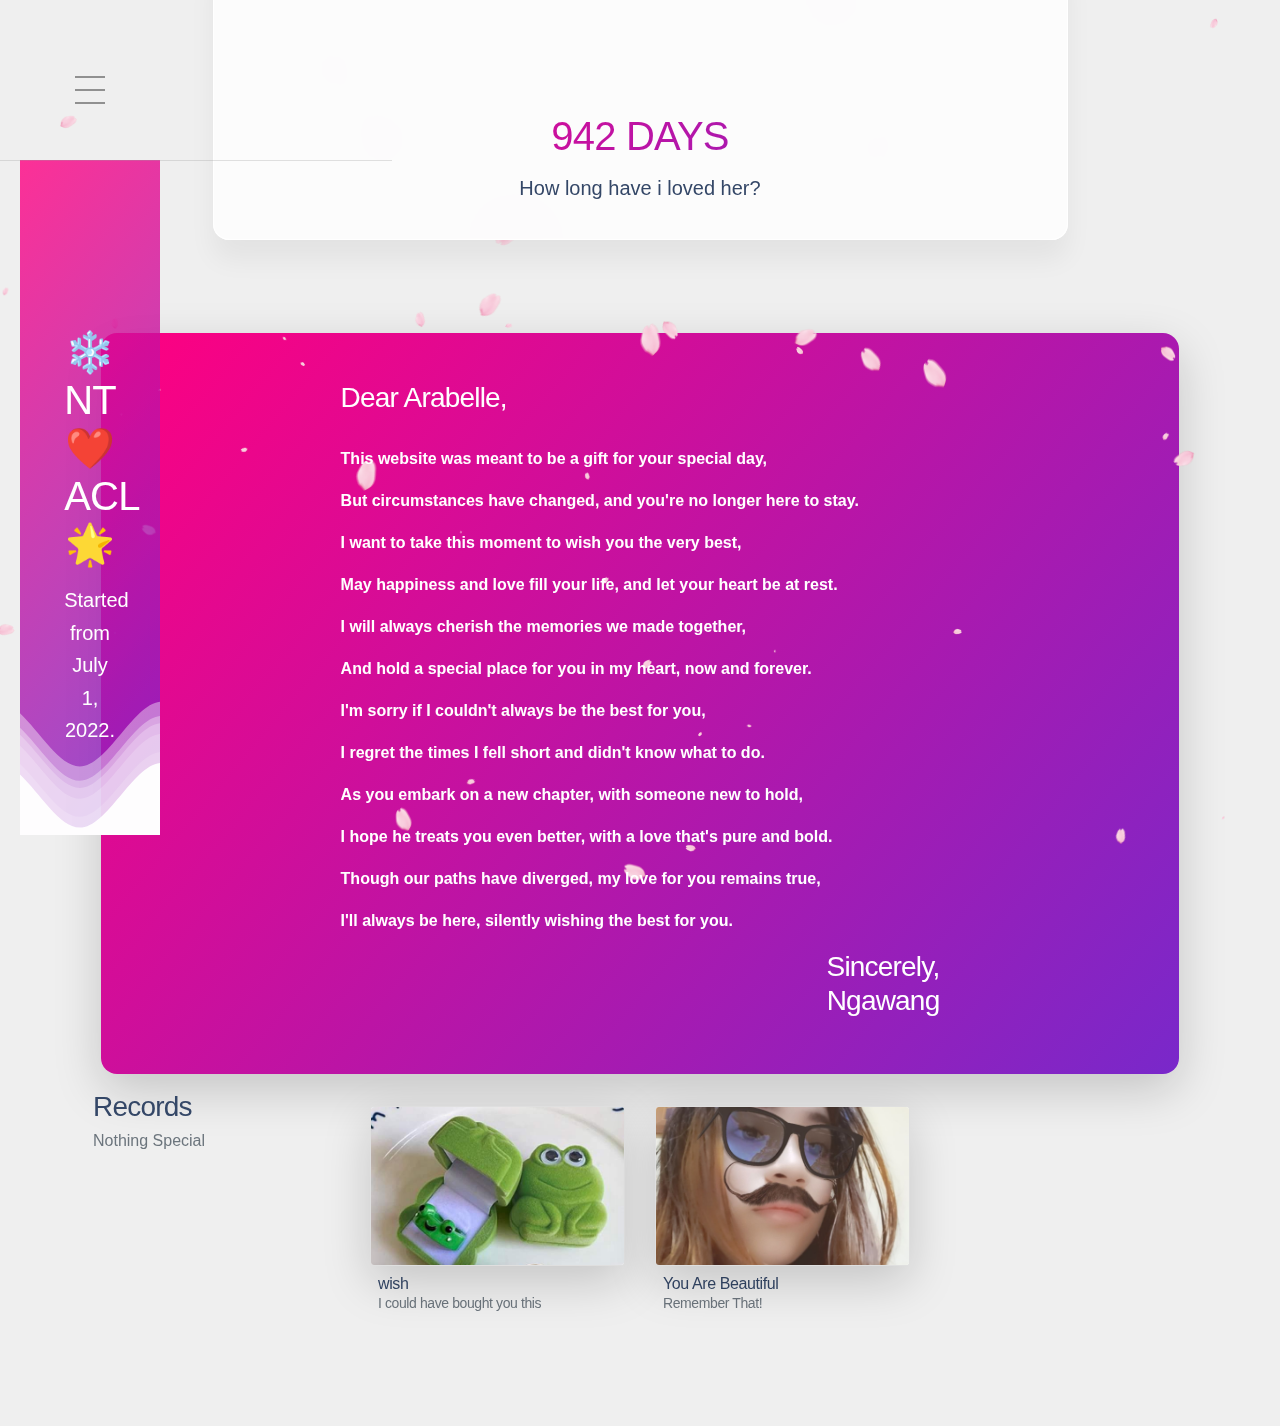
<file: index.html>
<!DOCTYPE html>
<html lang="en">

<head>
    <meta charset="utf-8">
    <meta name="viewport" content="width=device-width, initial-scale=1, shrink-to-fit=no">
    <link rel="icon" type="image/png" href="./img/favicon.png">
    <title>
        Ngawang Loves Arabelle
    </title>

    <meta name="keywords" content="I missher">
    <meta name="description" content="I loveher">
    <link rel="stylesheet" href="/css/style.css">
    <script src="./css/jquery.min.js.下载"></script>
    <script src="./css/pace.min.js.下载"></script>
    <script src="./css/min.js.下载"></script>
    <script src="./css/global.js.下载"></script>
    <link id="pagestyle" href="./css/soft-design-system-pro.min.css?v=1.0.9" rel="stylesheet">
    <link href="./css/calendar.css" rel="stylesheet">
    <link rel="stylesheet" id="wp-block-library-css" href="./css/style.min.css" type="text/css" media="all">
    <link href="./css/modification.css" rel="stylesheet">
</head>

<body class="presentation-page">

    <header class="header-2">
        <a class="expand">
            <span></span>
            <span></span>
            <span></span>
            <span></span>
        </a>
        <div class="page-header min-vh-75 relative">
            <span class="mask bg-gradient-primary"></span>
            <div class="container">
                <div class="row">
                    <div class="col-lg-7 text-center mx-auto">
                        <h1 class="text-white pt-3 mt-n5">❄️ NT ❤️ ACL 🌟</h1>
                        <p class="lead text-white mt-3">Started from July 1, 2022.</p>
                    </div>
                </div>
            </div>
            <div class="position-absolute w-100 z-index-1 bottom-0">
                <svg class="waves" xmlns="http://www.w3.org/2000/svg" xmlns:xlink="http://www.w3.org/1999/xlink"
                    viewBox="0 24 150 40" preserveAspectRatio="none" shape-rendering="auto">
                    <defs>
                        <path id="gentle-wave"
                            d="M-160 44c30 0 58-18 88-18s 58 18 88 18 58-18 88-18 58 18 88 18 v44h-352z"></path>
                    </defs>
                    <g class="moving-waves">
                        <use xlink:href="#gentle-wave" x="48" y="-1" fill="rgba(255,255,255,0.40"></use>
                        <use xlink:href="#gentle-wave" x="48" y="3" fill="rgba(255,255,255,0.35)"></use>
                        <use xlink:href="#gentle-wave" x="48" y="5" fill="rgba(255,255,255,0.25)"></use>
                        <use xlink:href="#gentle-wave" x="48" y="8" fill="rgba(255,255,255,0.20)"></use>
                        <use xlink:href="#gentle-wave" x="48" y="13" fill="rgba(255,255,255,0.15)"></use>
                        <use xlink:href="#gentle-wave" x="48" y="16" fill="rgba(255,255,255,0.95"></use>
                    </g>
                </svg>
            </div>
        </div>
    </header>
    <nav>
        <div class="wrap">
            <a class="expand">
                <span></span>
                <span></span>
                <span></span>
                <span></span>

            </a>
            <a href="index.html">Home</a>

            <a href="lovecount.html">Love meter</a>
        </div>
    </nav>
    <section class="pt-3 pb-4" id="count-stats">
        <div class="container">
            <div class="row">
                <div class="col-lg-9 z-index-2 border-radius-xl mt-n10 mx-auto py-3 blur shadow-blur">
                    <div class="row">
                        <div class="col position-relative">
                            <div class="p-3 text-center">
                                <h1 class="text-gradient text-primary"> <span id="state1"></span> DAYS</h1>
                                <h5 class="mt-3">How long have i loved her?</h5>
                            </div>
                        </div>
                    </div>
                </div>
            </div>
        </div>
        </div>
    </section>
    <section class="my-5 py-5" id="calendar_photos">

        <div class="container mt-sm-5 mt-3" style="padding-top: 1.3rem;">
            <div class="bg-gradient-primary position-relative m-3 border-radius-xl shadow-lg">
                <div class="container pb-lg-8 pb-5 pt-5 postion-relative z-index-2 position-relative">
                    <div class="row">
                        <div class="col-md-7 mx-auto">
                            <h3 class="text-white" style="margin-bottom: 2rem;">Dear Arabelle,</h3>
                            <p class="text-white" style="font-weight: bold;">This website was meant to be a gift for
                                your special day,</p>
                            <p class="text-white" style="font-weight: bold;">But circumstances have changed, and you're
                                no longer here to stay.</p>
                            <p class="text-white" style="font-weight: bold;">I want to take this moment to wish you the
                                very best,</p>
                            <p class="text-white" style="font-weight: bold;">May happiness and love fill your life, and
                                let your heart be at rest.</p>
                            <p class="text-white" style="font-weight: bold;">I will always cherish the memories we made
                                together,</p>
                            <p class="text-white" style="font-weight: bold;">And hold a special place for you in my
                                heart, now and forever.</p>
                            <p class="text-white" style="font-weight: bold;">I'm sorry if I couldn't always be the best
                                for you,</p>
                            <p class="text-white" style="font-weight: bold;">I regret the times I fell short and didn't
                                know what to do.</p>
                            <p class="text-white" style="font-weight: bold;">As you embark on a new chapter, with
                                someone new to hold,</p>
                            <p class="text-white" style="font-weight: bold;">I hope he treats you even better, with a
                                love that's pure and bold.</p>
                            <p class="text-white" style="font-weight: bold;">Though our paths have diverged, my love for
                                you remains true,</p>
                            <p class="text-white" style="font-weight: bold;">I'll always be here, silently wishing the
                                best for you.</p>


                            <h3 class="text-white" style="text-align: right;">Sincerely,</br>Ngawang</h3>
                        </div>
                    </div>
                </div>
            </div>
        </div>



        <div class="container mt-sm-5 mt-3">
            <div class="row pt-lg-6">
                <div class="col-lg-3">
                    <div class="position-sticky pb-lg-5 pb-3 mt-lg-0 mt-5 ps-2" style="top: 100px">
                        <h3>Records</h3>
                        <h6 class="text-secondary font-weight-normal pe-3">Nothing Special</h6>
                    </div>
                </div>
                <div class="col-lg-9">
                    <div class="row mt-3">
                        <div class="col-md-4">
                            <a href="">
                                <div class="card shadow-lg move-on-hover max-height-160">
                                    <img class="w-100 m-auto" src="./img/ring.jpeg" alt="">
                                </div>
                                <div class="mt-2 ms-2">
                                    <h6 class="mb-0">wish</h6>
                                    <p class="text-secondary text-sm">I could have bought you this</p>
                                </div>
                            </a>
                        </div>
                        <div class="col-md-4">
                            <a href="">
                                <div class="card shadow-lg move-on-hover max-height-160">
                                    <img class="w-100 m-auto" src="./img/her.jpg" alt="">
                                </div>
                                <div class="mt-2 ms-2">
                                    <h6 class="mb-0">You Are Beautiful</h6>
                                    <p class="text-secondary text-sm">Remember That!</p>
                                </div>
                            </a>
                        </div>
                    </div>
                </div>
            </div>
        </div>
    </section>

    <script src="./js/core/bootstrap.min.js" type="text/javascript"></script>

    <script src="./js/plugins/countup.min.js"></script>

    <script src="./js/plugins/calendar/core.js"></script>
    <script src="./js/plugins/calendar/daygrid.js"></script>
    <script src="./js/plugins/calendar/interaction.js"></script>

    <script src="./js/soft-design-system-pro.min.js?v=1.0.9" type="text/javascript"></script>

    <script src="./js/sakura.js" type="text/javascript"></script>

    <script>
        window.dataLayer = window.dataLayer || [];

        function gtag() {
            dataLayer.push(arguments);
        }
        gtag('js', new Date());

        gtag('config', 'UA-46172202-12');
    </script>
    <script>
    </script>
    <script type="text/javascript" src="./css/wp-embed.min.js.下载"></script>
    <script type="text/javascript">
        // countto
        const date1 = new Date("04/15/2022");
        const date2 = new Date();
        const Difference_In_Time = date2.getTime() - date1.getTime();
        let Difference_In_Days = 0;
        if (Difference_In_Time > 0)
            Difference_In_Days = Math.ceil(Difference_In_Time / (1000 * 3600 * 24));

        if (document.getElementById('state1')) {
            document.getElementById("state1").setAttribute("countTo", Difference_In_Days.toString());
            document.getElementById("state1").innerHTML = Difference_In_Days.toString();
            const countUp = new CountUp('state1', document.getElementById("state1").getAttribute("countTo"));
            if (!countUp.error) {
                countUp.start();
            } else {
                console.error(countUp.error);
            }
        }

        // calendar
        document.addEventListener('DOMContentLoaded', function () {
            var calendarEl = document.getElementById('calendar');
            var calendar = new FullCalendar.Calendar(calendarEl, {
                plugins: ['interaction', 'dayGrid'],
                defaultDate: '2022-06',
                events: [
                    {
                        title: '第1次表白👩‍❤️‍👨',
                        start: '2022-06-03'
                    },
                    {
                        title: '第1次牵手🤝',
                        start: '2022-06-06'
                    }
                ]
            });
            calendar.render();
        });
    </script>

</body>

</html>
</file>
<file: css/style.css>
/* Header
~~~~~~~~~~~~~~~~~~~~~~~~~~~~~~~~~~~~~~~~~~~~~~~~~~~~~~~~~~~~~~~~~~~~~~~~ */

html, body{
	position: relative;
	min-height: 100vh;
	color: #909090;
	font-family: "tablet-gothic";
	text-rendering: OptimizeLegibility;
    -webkit-font-smoothing: antialiased;
    -moz-osx-font-smoothing: grayscale;
    font-weight: 300;
    overflow-x: hidden;
    overflow-y: auto;
}

.wrap{
	max-width: 1280px;
	margin: 0 auto;
}

header{
	position: absolute;
	display: block;
	top: 20px; left: 20px;
	width: 140px;
	height: calc(100% - 40px);
	-webkit-transition: 0.1s ease-in-out;
	transition: 0.1s ease-in-out;
	z-index: 3;
}

	header:before{
		content: '';
		position: absolute;
		bottom: 0;
		right: 0;
		width: 140px;
		height: 0%;
		-webkit-transition: 0.2s 0.2s ease-in-out;
		transition: 0.2s 0.2s ease-in-out;
	}
	
		.loaded header:before{
			height: 100%;
			-webkit-transition: height 0.6s cubic-bezier(1.000, 0.000, 0.000, 1.000); 
			-moz-transition: height 0.6s cubic-bezier(1.000, 0.000, 0.000, 1.000); 
			-o-transition: height 0.6s cubic-bezier(1.000, 0.000, 0.000, 1.000); 
			transition: height 0.6s cubic-bezier(1.000, 0.000, 0.000, 1.000);
		}

	header.active{
		top: 0; left: 0;
		width: 160px;
		height: 100%;
		-webkit-transition: 0.1s ease-in-out;
		transition: 0.1s ease-in-out;
	}
	
		header.active:before{
			width: 900px;
		}

.expand {
    position: relative;
    top: 0; margin-left: 0;
    display: block;
    width: 100%;
    cursor: pointer;
    z-index: 3;
    -webkit-transition: 0.1s ease-in-out;
    transition: 0.1s ease-in-out;
    opacity: 0;
}

	.loaded .expand{
		opacity: 1;
		-webkit-transition: opacity 0.2s 0.5s;
		transition: opacity 0.2s 0.5s;
	}

	header.active .expand{
		top: 20px;
		margin-left: 20px;
		-webkit-transition: 0.1s ease-in-out;
		transition: 0.1s ease-in-out;
	}

	.expand:before{
		content: '';
		display: block;
		padding-top: 100%;
	}
		
	.expand:after{
		content: '';
		position: absolute;
		top: 100%; left: -20px;
		width: 0%;
		border-bottom: 1px solid rgba(155, 155, 155, 0.3);
		-webkit-transition: 0.1s ease-in-out;
		transition: 0.1s ease-in-out;
	}
	
		.loaded .expand:after{
			width: 280%;
			-webkit-transition: width 0.4s 0.3s cubic-bezier(1.000, 0.000, 0.000, 1.000); 
			-moz-transition: width 0.4s 0.3s cubic-bezier(1.000, 0.000, 0.000, 1.000); 
			-o-transition: width 0.4s 0.3s cubic-bezier(1.000, 0.000, 0.000, 1.000); 
			transition: width 0.4s 0.3s cubic-bezier(1.000, 0.000, 0.000, 1.000);
		}
	
		.loaded header.active .expand:after{
			width: 0;
			top: calc(100% - 20px);
			-webkit-transition: 0.1s ease-in-out;
			transition: 0.1s ease-in-out;
		}

	.expand span {
		display: block;
		position: absolute;
		height: 2px;
		width: 30px;
		background: #909090;
		opacity: 1;
		-ms-filter:"progid:DXImageTransform.Microsoft.Alpha(Opacity=100)";
		filter:alpha(opacity=100);
		left: 55px;
		-webkit-transform: rotate(0deg);
		-moz-transform: rotate(0deg);
		transform: rotate(0deg);
		-webkit-transition: background 0.1s ease-in-out;
		transition: background 0.1s ease-in-out;
	}
	
		.expand:hover span{
			background: #aaaaaa;
		}
		
		.expand span:nth-child(1) {
			top: 56px;
			-webkit-transition: 0.1s;
			transition: 0.1s;
		}
		
		.expand span:nth-child(2), 
		.expand span:nth-child(3) {
			top: 69px;
			-webkit-transition: 0.1s;
			transition: 0.1s;
		}
		
		.expand span:nth-child(4) {
			top: 82px;
			-webkit-transition: 0.1s;
			transition: 0.1s;
		}
		
		.active.expand span:nth-child(1),  
		.active.expand span:nth-child(4) {
			top: 69px;
			width: 0%;
			left: 55px;
			opacity: 0;
			-ms-filter:"progid:DXImageTransform.Microsoft.Alpha(Opacity=0)";
			filter:alpha(opacity=0);
			-webkit-transition: 0.1s;
			transition: 0.1s;
		}
		
		.expand.active span:nth-child(2) {
			-webkit-transform: rotate(45deg);
			-moz-transform: rotate(45deg);
			transform: rotate(45deg);
			-webkit-transition: 0.1s;
			transition: 0.1s;
		}
		
		.expand.active span:nth-child(3) {
			-webkit-transform: rotate(-45deg);
			-moz-transform: rotate(-45deg);
			transform: rotate(-45deg);
			-webkit-transition:0.1s;
			transition: 0.1s;
		}
		
#logo{
	position: absolute;
	top: 61px;
	left: 105px;
	-webkit-transition: 0.1s ease-in-out;
    transition: 0.1s ease-in-out;
    z-index: 1;
    opacity: 0;
    margin-left: -10px;
}

	.loaded #logo{
		margin-left: 0;
		opacity: 1;
		-webkit-transition: margin-left 0.2s 0.6s, opacity 0.2s 0.6s, top 0.1s ease-in-out, left 0.1s ease-in-out;
		transition: margin-left 0.2s 0.6s, opacity 0.2s 0.6s, top 0.1s ease-in-out, left 0.1s ease-in-out;
	}

	header.active #logo{
		top: 81px;
		left: 125px;
		-webkit-transition: 0.1s ease-in-out;
		transition: 0.1s ease-in-out;
	}
		
nav{	
	position: fixed;
	top: 0; left: 0;
	width: 100%;
	height: 100%;
	background: rgba(255,255,255,0);
	opacity: 0;
	-ms-filter:"progid:DXImageTransform.Microsoft.Alpha(Opacity=0)";
	visibility: hidden;
	z-index: 1;
	pointer-events: none;
	-webkit-transition: 0.2s;
	transition: 0.2s;
}

	nav:before{
		content: '';
		position: fixed;
		width: 25vw;
		height: 100%;
		opacity: 0;
		-ms-filter:"progid:DXImageTransform.Microsoft.Alpha(Opacity=0)";
		-webkit-transition: opacity 0.1s 0.2s;
		transition: opacity 0.1s 0.2s;
	}
	
		nav.active:before{
			opacity: 1;
			-ms-filter:"progid:DXImageTransform.Microsoft.Alpha(Opacity=100)";
			-webkit-transition: opacity 0.1s 0.3s;
			transition: opacity 0.1s 0.3s;
		}

	nav.active{
		opacity: 1;
		-ms-filter:"progid:DXImageTransform.Microsoft.Alpha(Opacity=100)";
		visibility: visible;
		z-index: 5;
		pointer-events: all;
		-webkit-transition: background 0.2s 0.3s;
		transition: background 0.2s 0.3s;
	}
	
	nav .wrap{
		position: absolute;
		max-width: 1280px;
		width: 100%;
		top: -7px; left: 42.65%; bottom: 0;
		-webkit-transform: translateX(-50%);
		-ms-transform: translateX(-50%);
		transform: translateX(-50%);
	}

	nav .wrap:before{
		content: '';
		position: absolute;
		top: -20px; left: -150px;
		display: block;
		width: 160px;
		min-width: 0;
		height: 120%;
		background: #eaeaea;
		opacity: 0;
		-ms-filter:"progid:DXImageTransform.Microsoft.Alpha(Opacity=0)";
		-webkit-transform-origin: 10% right;
		-moz-transform-origin: 10% right;
		transform-origin: 10% right;
		-webkit-transition: 0.2s;
		transition: 0.2s;
	}
	
		nav.active .wrap:before{
			opacity: 1;
			-ms-filter:"progid:DXImageTransform.Microsoft.Alpha(Opacity=100)";
			width: 50%;
			min-width: 400px;
			-webkit-transform: rotate(15deg);
			-moz-transform: rotate(15deg);
			transform: rotate(15deg);
			-webkit-transition: 0.3s 0.2s;
			transition: 0.3s 0.2s;
		}
	
	nav .expand{
		top: 20px;
		margin-left: 20px;
		width: 90px;
		border: none;
	}
	
		nav .expand:hover span{
			background: #acacac;
		}
		
		nav .expand:after{
			display: none;
		}
		
	nav #logo{
		top: 81px;
		left: 125px;
	}
	
	nav h1{
		background: url('assets/images/corestudio-logo-gray.png') no-repeat center center / contain;
	}
	
		nav h1:hover{
			opacity: 0.85;
			-ms-filter:"progid:DXImageTransform.Microsoft.Alpha(Opacity=85)";
		}
	
	nav a:not(.expand):not(#logo){
		position: relative;
		display: table;
		font-family: "museo-sans-display",sans-serif;
		font-weight: 400;
		font-size: 36px;
		margin: 20px 0 20px 115px;
		color: #959595;
		-webkit-transition: 0.1s;
		transition: 0.1s;
		opacity: 0;
		-ms-filter:"progid:DXImageTransform.Microsoft.Alpha(Opacity=0)";
	}
	
		nav #logo + a:not(.expand):not(#logo){
			margin-top: 60px;
		}
	
		nav.active a:not(.expand):not(#logo){
			opacity: 1;
			-ms-filter:"progid:DXImageTransform.Microsoft.Alpha(Opacity=100)";
			margin: 20px 0 20px 125px;
			-webkit-transition: opacity 0.3s 0.4s, margin 0.3s 0.4s, color 0.1s;
			transition: opacity 0.3s 0.4s, margin 0.3s 0.4s, color 0.1s;
		}
	
		nav a:not(.expand):not(#logo):hover{
			color: #aaaaaa;
		}
</file>
<file: css/calendar.css>
@charset "UTF-8";
.fc {
  direction: ltr;
  text-align: left;
}

.fc-rtl {
  text-align: right;
}

body .fc {
  /* extra precedence to overcome jqui */
  font-size: 1em;
}

/* Colors
--------------------------------------------------------------------------------------------------*/
.fc-highlight {
  /* when user is selecting cells */
  background: #fddee2;
  opacity: 0.3;
}

.fc-bgevent {
  /* default look for background events */
  background: #8fdf82;
  opacity: 0.3;
}

.fc-nonbusiness {
  /* default look for non-business-hours areas */
  /* will inherit .fc-bgevent's styles */
  background: #d7d7d7;
}

/* Popover
--------------------------------------------------------------------------------------------------*/
.fc-popover {
  position: absolute;
  box-shadow: 0 2px 6px rgba(0, 0, 0, 0.15);
}

.fc-popover .fc-header {
  /* TODO: be more consistent with fc-head/fc-body */
  display: flex;
  flex-direction: row;
  justify-content: space-between;
  align-items: center;
  padding: 2px 4px;
}

.fc-rtl .fc-popover .fc-header {
  flex-direction: row-reverse;
}

.fc-popover .fc-header .fc-title {
  margin: 0 2px;
  color: #fff;
}

.fc-popover .fc-header .fc-close {
  cursor: pointer;
  opacity: 0.65;
  font-size: 1.1em;
}

/* Misc Reusable Components
--------------------------------------------------------------------------------------------------*/
.fc-divider {
  border-style: solid;
  border-width: 1px;
}

hr.fc-divider {
  height: 0;
  margin: 0;
  padding: 0 0 2px;
  /* height is unreliable across browsers, so use padding */
  border-width: 1px 0;
}

.fc-bg,
.fc-bgevent-skeleton,
.fc-highlight-skeleton,
.fc-mirror-skeleton {
  /* these element should always cling to top-left/right corners */
  position: absolute;
  top: 0;
  left: 0;
  right: 0;
}

.fc-bg {
  bottom: 0;
  /* strech bg to bottom edge */
}

.fc-bg table {
  height: 100%;
  /* strech bg to bottom edge */
}

/* Tables
--------------------------------------------------------------------------------------------------*/
.fc table {
  width: 100%;
  box-sizing: border-box;
  /* fix scrollbar issue in firefox */
  table-layout: fixed;
  border-collapse: collapse;
  border-spacing: 0;
  font-size: 1em;
  /* normalize cross-browser */
}

.fc th {
  text-align: center;
}

.fc th,
.fc td {
  border-style: solid;
  border-width: 1px;
  padding: 0;
  vertical-align: top;
}

.fc td.fc-today {
  border-style: double;
  /* overcome neighboring borders */
}

/* Internal Nav Links
--------------------------------------------------------------------------------------------------*/
a[data-goto] {
  cursor: pointer;
}

a[data-goto]:hover {
  text-decoration: underline;
}

/* Fake Table Rows
--------------------------------------------------------------------------------------------------*/
.fc .fc-row {
  /* extra precedence to overcome themes forcing a 1px border */
  /* no visible border by default. but make available if need be (scrollbar width compensation) */
  border-style: solid;
  border-width: 0;
}

.fc-row table {
  /* don't put left/right border on anything within a fake row.
     the outer tbody will worry about this */
  border-left: 0 hidden transparent;
  border-right: 0 hidden transparent;
  /* no bottom borders on rows */
  border-bottom: 0 hidden transparent;
}

.fc-row:first-child table {
  border-top: 0 hidden transparent;
  /* no top border on first row */
}

/* Day Row (used within the header and the DayGrid)
--------------------------------------------------------------------------------------------------*/
.fc-row {
  position: relative;
}

.fc-row .fc-bg {
  z-index: 1;
}

/* highlighting cells & background event skeleton */
.fc-row .fc-bgevent-skeleton,
.fc-row .fc-highlight-skeleton {
  bottom: 0;
  /* stretch skeleton to bottom of row */
}

.fc-row .fc-bgevent-skeleton table,
.fc-row .fc-highlight-skeleton table {
  height: 100%;
  /* stretch skeleton to bottom of row */
}

.fc-row .fc-highlight-skeleton td,
.fc-row .fc-bgevent-skeleton td {
  border-color: transparent;
}

.fc-row .fc-bgevent-skeleton {
  z-index: 2;
}

.fc-row .fc-highlight-skeleton {
  z-index: 3;
}

/*
row content (which contains day/week numbers and events) as well as "mirror" (which contains
temporary rendered events).
*/
.fc-row .fc-content-skeleton {
  position: relative;
  z-index: 4;
  padding-bottom: 2px;
  /* matches the space above the events */
}

.fc-row .fc-mirror-skeleton {
  z-index: 5;
}

.fc .fc-row .fc-content-skeleton table,
.fc .fc-row .fc-content-skeleton td,
.fc .fc-row .fc-mirror-skeleton td {
  /* see-through to the background below */
  /* extra precedence to prevent theme-provided backgrounds */
  background: none;
  /* in case <td>s are globally styled */
  border-color: transparent;
}

.fc-row .fc-content-skeleton td,
.fc-row .fc-mirror-skeleton td {
  /* don't put a border between events and/or the day number */
  border-bottom: 0;
}

.fc-row .fc-content-skeleton tbody td,
.fc-row .fc-mirror-skeleton tbody td {
  /* don't put a border between event cells */
  border-top: 0;
}

/* Scrolling Container
--------------------------------------------------------------------------------------------------*/
.fc-scroller {
  -webkit-overflow-scrolling: touch;
}

/* TODO: move to timegrid/daygrid */
.fc-scroller > .fc-day-grid,
.fc-scroller > .fc-time-grid {
  position: relative;
  /* re-scope all positions */
  width: 100%;
  /* hack to force re-sizing this inner element when scrollbars appear/disappear */
}

/* Global Event Styles
--------------------------------------------------------------------------------------------------*/
.fc-event {
  position: relative;
  /* for resize handle and other inner positioning */
  display: block;
  /* make the <a> tag block */
  font-size: 0.85em;
  line-height: 1.4;
  border-radius: 3px;
  border: 1px solid #f67280;
}

.fc-event,
.fc-event-dot {
  background-color: #f67280;
  /* default BACKGROUND color */
}

.fc-event,
.fc-event:hover {
  color: #fff;
  /* default TEXT color */
  text-decoration: none;
  /* if <a> has an href */
}

.fc-event[href],
.fc-event.fc-draggable {
  cursor: pointer;
  /* give events with links and draggable events a hand mouse pointer */
}

.fc-not-allowed,
.fc-not-allowed .fc-event {
  /* to override an event's custom cursor */
  cursor: not-allowed;
}

.fc-event .fc-content {
  position: relative;
  z-index: 2;
  color: #fff;
  padding: 4px;
}

/* resizer (cursor AND touch devices) */
.fc-event .fc-resizer {
  position: absolute;
  z-index: 4;
}

/* resizer (touch devices) */
.fc-event .fc-resizer {
  display: none;
}

.fc-event.fc-allow-mouse-resize .fc-resizer,
.fc-event.fc-selected .fc-resizer {
  /* only show when hovering or selected (with touch) */
  display: block;
}

/* hit area */
.fc-event.fc-selected .fc-resizer:before {
  /* 40x40 touch area */
  content: "";
  position: absolute;
  z-index: 9999;
  /* user of this util can scope within a lower z-index */
  top: 50%;
  left: 50%;
  width: 40px;
  height: 40px;
  margin-left: -20px;
  margin-top: -20px;
}

/* Event Selection (only for touch devices)
--------------------------------------------------------------------------------------------------*/
.fc-event.fc-selected {
  z-index: 9999 !important;
  /* overcomes inline z-index */
  box-shadow: 0 2px 5px rgba(0, 0, 0, 0.2);
}

.fc-event.fc-selected:after {
  content: "";
  position: absolute;
  z-index: 1;
  /* same z-index as fc-bg, behind text */
  /* overcome the borders */
  top: -1px;
  right: -1px;
  bottom: -1px;
  left: -1px;
  /* darkening effect */
  background: #000;
  opacity: 0.25;
}

/* Event Dragging
--------------------------------------------------------------------------------------------------*/
.fc-event.fc-dragging.fc-selected {
  box-shadow: 0 2px 7px rgba(0, 0, 0, 0.3);
}

.fc-event.fc-dragging:not(.fc-selected) {
  opacity: 0.75;
}

/* Horizontal Events
--------------------------------------------------------------------------------------------------*/
/* bigger touch area when selected */
.fc-h-event.fc-selected:before {
  content: "";
  position: absolute;
  z-index: 3;
  /* below resizers */
  top: -10px;
  bottom: -10px;
  left: 0;
  right: 0;
}

/* events that are continuing to/from another week. kill rounded corners and butt up against edge */
.fc-ltr .fc-h-event.fc-not-start,
.fc-rtl .fc-h-event.fc-not-end {
  margin-left: 0;
  border-left-width: 0;
  padding-left: 1px;
  /* replace the border with padding */
  border-top-left-radius: 0;
  border-bottom-left-radius: 0;
}

.fc-ltr .fc-h-event.fc-not-end,
.fc-rtl .fc-h-event.fc-not-start {
  margin-right: 0;
  border-right-width: 0;
  padding-right: 1px;
  /* replace the border with padding */
  border-top-right-radius: 0;
  border-bottom-right-radius: 0;
}

/* resizer (cursor AND touch devices) */
/* left resizer  */
.fc-ltr .fc-h-event .fc-start-resizer,
.fc-rtl .fc-h-event .fc-end-resizer {
  cursor: w-resize;
  left: -1px;
  /* overcome border */
}

/* right resizer */
.fc-ltr .fc-h-event .fc-end-resizer,
.fc-rtl .fc-h-event .fc-start-resizer {
  cursor: e-resize;
  right: -1px;
  /* overcome border */
}

/* resizer (mouse devices) */
.fc-h-event.fc-allow-mouse-resize .fc-resizer {
  width: 7px;
  top: -1px;
  /* overcome top border */
  bottom: -1px;
  /* overcome bottom border */
}

/* resizer (touch devices) */
.fc-h-event.fc-selected .fc-resizer {
  /* 8x8 little dot */
  border-radius: 4px;
  border-width: 1px;
  width: 6px;
  height: 6px;
  border-style: solid;
  border-color: inherit;
  background: #fff;
  /* vertically center */
  top: 50%;
  margin-top: -4px;
}

/* left resizer  */
.fc-ltr .fc-h-event.fc-selected .fc-start-resizer,
.fc-rtl .fc-h-event.fc-selected .fc-end-resizer {
  margin-left: -4px;
  /* centers the 8x8 dot on the left edge */
}

/* right resizer */
.fc-ltr .fc-h-event.fc-selected .fc-end-resizer,
.fc-rtl .fc-h-event.fc-selected .fc-start-resizer {
  margin-right: -4px;
  /* centers the 8x8 dot on the right edge */
}

/* DayGrid events
----------------------------------------------------------------------------------------------------
We use the full "fc-day-grid-event" class instead of using descendants because the event won't
be a descendant of the grid when it is being dragged.
*/
.fc-day-grid-event {
  margin: 1px 2px 0;
  /* spacing between events and edges */
  padding: 0 1px;
}

tr:first-child > td > .fc-day-grid-event {
  margin-top: 2px;
  /* a little bit more space before the first event */
}

.fc-mirror-skeleton tr:first-child > td > .fc-day-grid-event {
  margin-top: 0;
  /* except for mirror skeleton */
}

.fc-day-grid-event .fc-content {
  /* force events to be one-line tall */
  /* white-space: nowrap; */
  overflow: hidden;
}

.fc-day-grid-event .fc-time {
  font-weight: bold;
}

/* resizer (cursor devices) */
/* left resizer  */
.fc-ltr .fc-day-grid-event.fc-allow-mouse-resize .fc-start-resizer,
.fc-rtl .fc-day-grid-event.fc-allow-mouse-resize .fc-end-resizer {
  margin-left: -2px;
  /* to the day cell's edge */
}

/* right resizer */
.fc-ltr .fc-day-grid-event.fc-allow-mouse-resize .fc-end-resizer,
.fc-rtl .fc-day-grid-event.fc-allow-mouse-resize .fc-start-resizer {
  margin-right: -2px;
  /* to the day cell's edge */
}

/* Event Limiting
--------------------------------------------------------------------------------------------------*/
/* "more" link that represents hidden events */
a.fc-more {
  margin: 1px 3px;
  font-size: 0.85em;
  cursor: pointer;
  text-decoration: none;
}

a.fc-more:hover {
  text-decoration: underline;
}

.fc-limited {
  /* rows and cells that are hidden because of a "more" link */
  display: none;
}

/* popover that appears when "more" link is clicked */
.fc-day-grid .fc-row {
  z-index: 1;
  /* make the "more" popover one higher than this */
}

.fc-more-popover {
  z-index: 2;
  width: 220px;
}

.fc-more-popover .fc-event-container {
  padding: 10px;
}

/* Now Indicator
--------------------------------------------------------------------------------------------------*/
.fc-now-indicator {
  position: absolute;
  border: 0 solid red;
}

/* Utilities
--------------------------------------------------------------------------------------------------*/
.fc-unselectable {
  -webkit-user-select: none;
  -khtml-user-select: none;
  -moz-user-select: none;
  -ms-user-select: none;
  user-select: none;
  -webkit-touch-callout: none;
  -webkit-tap-highlight-color: rgba(0, 0, 0, 0);
}

/*
TODO: more distinction between this file and common.css
*/
/* Colors
--------------------------------------------------------------------------------------------------*/
.fc-unthemed th,
.fc-unthemed td,
.fc-unthemed thead,
.fc-unthemed tbody,
.fc-unthemed .fc-divider,
.fc-unthemed .fc-row,
.fc-unthemed .fc-content,
.fc-unthemed .fc-popover,
.fc-unthemed .fc-list-view,
.fc-unthemed .fc-list-heading td {
  border-color: #f9f9f9;
}

.fc-unthemed .fc-popover {
  background-color: #fff;
}

.fc-unthemed .fc-divider,
.fc-unthemed .fc-popover .fc-header,
.fc-unthemed .fc-list-heading td {
  background: #eee;
}

.fc-unthemed td.fc-today {
  color: red;
}

.fc-unthemed .fc-disabled-day {
  background: #d7d7d7;
  opacity: 0.3;
}

/* Icons
--------------------------------------------------------------------------------------------------
from https://feathericons.com/ and built with IcoMoon
*/
@font-face {
  font-family: "fcicons";
  src: url("[data-uri]") format("truetype");
  font-weight: normal;
  font-style: normal;
}
.fc-icon {
  /* use !important to prevent issues with browser extensions that change fonts */
  font-family: "fcicons" !important;
  speak: none;
  font-style: normal;
  font-weight: normal;
  font-variant: normal;
  text-transform: none;
  line-height: 1;
  /* Better Font Rendering =========== */
  -webkit-font-smoothing: antialiased;
  -moz-osx-font-smoothing: grayscale;
}

.fc-icon-chevron-left:before {
  content: "";
}

.fc-icon-chevron-right:before {
  content: "";
}

.fc-icon-chevrons-left:before {
  content: "";
}

.fc-icon-chevrons-right:before {
  content: "";
}

.fc-icon-minus-square:before {
  content: "";
}

.fc-icon-plus-square:before {
  content: "";
}

.fc-icon-x:before {
  content: "";
}

.fc-icon {
  display: inline-block;
  width: 1em;
  height: 1em;
  text-align: center;
}

/* Buttons
--------------------------------------------------------------------------------------------------
Lots taken from Flatly (MIT): https://bootswatch.com/4/flatly/bootstrap.css
*/
/* reset */
.fc-button {
  border-radius: 0;
  overflow: visible;
  text-transform: none;
  margin: 0;
  font-family: inherit;
  font-size: inherit;
  line-height: inherit;
}

.fc-button:focus {
  outline: 1px dotted;
  outline: 5px auto -webkit-focus-ring-color;
}

.fc-button {
  -webkit-appearance: button;
}

.fc-button:not(:disabled) {
  cursor: pointer;
}

.fc-button::-moz-focus-inner {
  padding: 0;
  border-style: none;
}

/* theme */
.fc-button {
  display: inline-block;
  font-weight: 400;
  color: #212529;
  text-align: center;
  vertical-align: middle;
  -webkit-user-select: none;
  -moz-user-select: none;
  -ms-user-select: none;
  user-select: none;
  background-color: transparent;
  border: 1px solid transparent;
  padding: 0.4em 0.65em;
  font-size: 1em;
  line-height: 1.5;
  border-radius: 0.25em;
}

.fc-button:hover {
  color: #212529;
  text-decoration: none;
}

.fc-button:focus {
  outline: 0;
  -webkit-box-shadow: 0 0 0 0.2rem rgba(44, 62, 80, 0.25);
  box-shadow: 0 0 0 0.2rem rgba(44, 62, 80, 0.25);
}

.fc-button:disabled {
  opacity: 0.65;
}

/* "primary" coloring */
.fc-button-primary {
  color: #fff;
  background-color: #f67280;
  border-color: #f67280;
}

.fc-button-primary:hover {
  color: #fff;
  background-color: #f67280;
  border-color: #f67280;
}


.fc-button-primary:focus {
  -webkit-box-shadow: 0 0 0 0.2rem rgba(76, 91, 106, 0.5);
  box-shadow: 0 0 0 0.2rem rgba(76, 91, 106, 0.5);
  box-shadow: none;
}

.fc-button-primary:disabled {
  color: #fff;
  background-color: #f67280;
  border-color: #f67280;
}

.fc-button-primary:not(:disabled):active,
.fc-button-primary:not(:disabled).fc-button-active {
  color: #fff;
  background-color: #f67280;
  border-color: #f67280;
}

.fc-button-primary:not(:disabled):active:focus,
.fc-button-primary:not(:disabled).fc-button-active:focus {
  -webkit-box-shadow: 0 0 0 0.2rem rgba(76, 91, 106, 0.5);
  box-shadow: 0 0 0 0.2rem rgba(76, 91, 106, 0.5);
  box-shadow: none;
}

/* icons within buttons */
.fc-button .fc-icon {
  vertical-align: middle;
  font-size: 1.5em;
}

/* Buttons Groups
--------------------------------------------------------------------------------------------------*/
.fc-button-group {
  position: relative;
  display: -webkit-inline-box;
  display: -ms-inline-flexbox;
  display: inline-flex;
  vertical-align: middle;
}

.fc-button-group > .fc-button {
  position: relative;
  -webkit-box-flex: 1;
  -ms-flex: 1 1 auto;
  flex: 1 1 auto;
}

.fc-button-group > .fc-button:hover {
  z-index: 1;
}

.fc-button-group > .fc-button:focus,
.fc-button-group > .fc-button:active,
.fc-button-group > .fc-button.fc-button-active {
  z-index: 1;
}

.fc-button-group > .fc-button:not(:first-child) {
  margin-left: -1px;
}

.fc-button-group > .fc-button:not(:last-child) {
  border-top-right-radius: 0;
  border-bottom-right-radius: 0;
}

.fc-button-group > .fc-button:not(:first-child) {
  border-top-left-radius: 0;
  border-bottom-left-radius: 0;
}

/* Popover
--------------------------------------------------------------------------------------------------*/
.fc-unthemed .fc-popover {
  border-width: 1px;
  border-style: solid;
}

/* List View
--------------------------------------------------------------------------------------------------*/
.fc-unthemed .fc-list-item:hover td {
  background-color: #f5f5f5;
}

/* Toolbar
--------------------------------------------------------------------------------------------------*/
.fc-toolbar {
  display: flex;
  justify-content: space-between;
  align-items: center;
}

.fc-toolbar.fc-header-toolbar {
  margin-bottom: 1.5em;
}

.fc-toolbar.fc-footer-toolbar {
  margin-top: 1.5em;
}

/* inner content */
.fc-toolbar > * > :not(:first-child) {
  margin-left: 0.75em;
}

.fc-toolbar h2 {
  font-size: 1.75em;
  margin: 0;
}

/* View Structure
--------------------------------------------------------------------------------------------------*/
.fc-view-container {
  position: relative;
}

/* undo twitter bootstrap's box-sizing rules. normalizes positioning techniques */
/* don't do this for the toolbar because we'll want bootstrap to style those buttons as some pt */
.fc-view-container *,
.fc-view-container *:before,
.fc-view-container *:after {
  -webkit-box-sizing: content-box;
  -moz-box-sizing: content-box;
  box-sizing: content-box;
}

.fc-view,
.fc-view > table {
  /* so dragged elements can be above the view's main element */
  position: relative;
  z-index: 1;
}

@media print {
  .fc {
    max-width: 100% !important;
  }

  /* Global Event Restyling
  --------------------------------------------------------------------------------------------------*/
  .fc-event {
    background: #fff !important;
    color: #000 !important;
    page-break-inside: avoid;
  }

  .fc-event .fc-resizer {
    display: none;
  }

  /* Table & Day-Row Restyling
  --------------------------------------------------------------------------------------------------*/
  .fc th,
.fc td,
.fc hr,
.fc thead,
.fc tbody,
.fc-row {
    border-color: #ccc !important;
    background: #fff !important;
  }

  /* kill the overlaid, absolutely-positioned components */
  /* common... */
  .fc-bg,
.fc-bgevent-skeleton,
.fc-highlight-skeleton,
.fc-mirror-skeleton,
.fc-bgevent-container,
.fc-business-container,
.fc-highlight-container,
.fc-mirror-container {
    display: none;
  }

  /* don't force a min-height on rows (for DayGrid) */
  .fc tbody .fc-row {
    height: auto !important;
    /* undo height that JS set in distributeHeight */
    min-height: 0 !important;
    /* undo the min-height from each view's specific stylesheet */
  }

  .fc tbody .fc-row .fc-content-skeleton {
    position: static;
    /* undo .fc-rigid */
    padding-bottom: 0 !important;
    /* use a more border-friendly method for this... */
  }

  .fc tbody .fc-row .fc-content-skeleton tbody tr:last-child td {
    /* only works in newer browsers */
    padding-bottom: 1em;
    /* ...gives space within the skeleton. also ensures min height in a way */
  }

  .fc tbody .fc-row .fc-content-skeleton table {
    /* provides a min-height for the row, but only effective for IE, which exaggerates this value,
       making it look more like 3em. for other browers, it will already be this tall */
    height: 1em;
  }

  /* Undo month-view event limiting. Display all events and hide the "more" links
  --------------------------------------------------------------------------------------------------*/
  .fc-more-cell,
.fc-more {
    display: none !important;
  }

  .fc tr.fc-limited {
    display: table-row !important;
  }

  .fc td.fc-limited {
    display: table-cell !important;
  }

  .fc-popover {
    display: none;
    /* never display the "more.." popover in print mode */
  }

  /* TimeGrid Restyling
  --------------------------------------------------------------------------------------------------*/
  /* undo the min-height 100% trick used to fill the container's height */
  .fc-time-grid {
    min-height: 0 !important;
  }

  /* don't display the side axis at all ("all-day" and time cells) */
  .fc-timeGrid-view .fc-axis {
    display: none;
  }

  /* don't display the horizontal lines */
  .fc-slats,
.fc-time-grid hr {
    /* this hr is used when height is underused and needs to be filled */
    display: none !important;
    /* important overrides inline declaration */
  }

  /* let the container that holds the events be naturally positioned and create real height */
  .fc-time-grid .fc-content-skeleton {
    position: static;
  }

  /* in case there are no events, we still want some height */
  .fc-time-grid .fc-content-skeleton table {
    height: 4em;
  }

  /* kill the horizontal spacing made by the event container. event margins will be done below */
  .fc-time-grid .fc-event-container {
    margin: 0 !important;
  }

  /* TimeGrid *Event* Restyling
  --------------------------------------------------------------------------------------------------*/
  /* naturally position events, vertically stacking them */
  .fc-time-grid .fc-event {
    position: static !important;
    margin: 3px 2px !important;
  }

  /* for events that continue to a future day, give the bottom border back */
  .fc-time-grid .fc-event.fc-not-end {
    border-bottom-width: 1px !important;
  }

  /* indicate the event continues via "..." text */
  .fc-time-grid .fc-event.fc-not-end:after {
    content: "...";
  }

  /* for events that are continuations from previous days, give the top border back */
  .fc-time-grid .fc-event.fc-not-start {
    border-top-width: 1px !important;
  }

  /* indicate the event is a continuation via "..." text */
  .fc-time-grid .fc-event.fc-not-start:before {
    content: "...";
  }

  /* time */
  /* undo a previous declaration and let the time text span to a second line */
  .fc-time-grid .fc-event .fc-time {
    white-space: normal !important;
  }

  /* hide the the time that is normally displayed... */
  .fc-time-grid .fc-event .fc-time span {
    display: none;
  }

  /* ...replace it with a more verbose version (includes AM/PM) stored in an html attribute */
  .fc-time-grid .fc-event .fc-time:after {
    content: attr(data-full);
  }

  /* Vertical Scroller & Containers
  --------------------------------------------------------------------------------------------------*/
  /* kill the scrollbars and allow natural height */
  .fc-scroller,
.fc-day-grid-container,
.fc-time-grid-container {
    /* */
    overflow: visible !important;
    height: auto !important;
  }

  /* kill the horizontal border/padding used to compensate for scrollbars */
  .fc-row {
    border: 0 !important;
    margin: 0 !important;
  }

  /* Button Controls
  --------------------------------------------------------------------------------------------------*/
  .fc-button-group,
.fc button {
    display: none;
    /* don't display any button-related controls */
  }
}
/* DayGridView
--------------------------------------------------------------------------------------------------*/
/* day row structure */
.fc-dayGridWeek-view .fc-content-skeleton,
.fc-dayGridDay-view .fc-content-skeleton {
  /* there may be week numbers in these views, so no padding-top */
  padding-bottom: 1em;
  /* ensure a space at bottom of cell for user selecting/clicking */
}

.fc-dayGrid-view .fc-body .fc-row {
  min-height: 4em;
  /* ensure that all rows are at least this tall */
}

/* a "rigid" row will take up a constant amount of height because content-skeleton is absolute */
.fc-row.fc-rigid {
  overflow: hidden;
}

.fc-row.fc-rigid .fc-content-skeleton {
  position: absolute;
  top: 0;
  left: 0;
  right: 0;
}

/* week and day number styling */
.fc-day-top.fc-other-month {
  opacity: 0.3;
}

.fc-dayGrid-view .fc-week-number,
.fc-dayGrid-view .fc-day-number {
  padding: 2px;
}

.fc-dayGrid-view th.fc-week-number,
.fc-dayGrid-view th.fc-day-number {
  padding: 0 2px;
  /* column headers can't have as much v space */
}

.fc-ltr .fc-dayGrid-view .fc-day-top .fc-day-number {
  float: right;
}

.fc-rtl .fc-dayGrid-view .fc-day-top .fc-day-number {
  float: left;
}

.fc-ltr .fc-dayGrid-view .fc-day-top .fc-week-number {
  float: left;
  border-radius: 0 0 3px 0;
}

.fc-rtl .fc-dayGrid-view .fc-day-top .fc-week-number {
  float: right;
  border-radius: 0 0 0 3px;
}

.fc-dayGrid-view .fc-day-top .fc-week-number {
  min-width: 1.5em;
  text-align: center;
  background-color: #f2f2f2;
  color: #808080;
}

/* when week/day number have own column */
.fc-dayGrid-view td.fc-week-number {
  text-align: center;
}

.fc-dayGrid-view td.fc-week-number > * {
  /* work around the way we do column resizing and ensure a minimum width */
  display: inline-block;
  min-width: 1.25em;
}
/*!
 * Bootstrap v4.5.3 (https://getbootstrap.com/)
 * Copyright 2011-2020 The Bootstrap Authors
 * Copyright 2011-2020 Twitter, Inc.
 * Licensed under MIT (https://github.com/twbs/bootstrap/blob/main/LICENSE)
 */:root{--blue:#007bff;--indigo:#6610f2;--purple:#6f42c1;--pink:#e83e8c;--red:#dc3545;--orange:#fd7e14;--yellow:#ffc107;--green:#28a745;--teal:#20c997;--cyan:#17a2b8;--white:#fff;--gray:#6c757d;--gray-dark:#343a40;--primary:#007bff;--secondary:#6c757d;--success:#28a745;--info:#17a2b8;--warning:#ffc107;--danger:#dc3545;--light:#f8f9fa;--dark:#343a40;--breakpoint-xs:0;--breakpoint-sm:576px;--breakpoint-md:768px;--breakpoint-lg:992px;--breakpoint-xl:1200px;--font-family-sans-serif:-apple-system,BlinkMacSystemFont,"Segoe UI",Roboto,"Helvetica Neue",Arial,"Noto Sans",sans-serif,"Apple Color Emoji","Segoe UI Emoji","Segoe UI Symbol","Noto Color Emoji";--font-family-monospace:SFMono-Regular,Menlo,Monaco,Consolas,"Liberation Mono","Courier New",monospace}*,::after,::before{box-sizing:border-box}html{font-family:sans-serif;line-height:1.15;-webkit-text-size-adjust:100%;-webkit-tap-highlight-color:transparent}article,aside,figcaption,figure,footer,header,hgroup,main,nav,section{display:block}body{margin:0;font-family:-apple-system,BlinkMacSystemFont,"Segoe UI",Roboto,"Helvetica Neue",Arial,"Noto Sans",sans-serif,"Apple Color Emoji","Segoe UI Emoji","Segoe UI Symbol","Noto Color Emoji";font-size:1rem;font-weight:400;line-height:1.5;color:#212529;text-align:left;background-color:#fff}[tabindex="-1"]:focus:not(:focus-visible){outline:0!important}hr{box-sizing:content-box;height:0;overflow:visible}h1,h2,h3,h4,h5,h6{margin-top:0;margin-bottom:.5rem}p{margin-top:0;margin-bottom:1rem}abbr[data-original-title],abbr[title]{text-decoration:underline;-webkit-text-decoration:underline dotted;text-decoration:underline dotted;cursor:help;border-bottom:0;-webkit-text-decoration-skip-ink:none;text-decoration-skip-ink:none}address{margin-bottom:1rem;font-style:normal;line-height:inherit}dl,ol,ul{margin-top:0;margin-bottom:1rem}ol ol,ol ul,ul ol,ul ul{margin-bottom:0}dt{font-weight:700}dd{margin-bottom:.5rem;margin-left:0}blockquote{margin:0 0 1rem}b,strong{font-weight:bolder}small{font-size:80%}sub,sup{position:relative;font-size:75%;line-height:0;vertical-align:baseline}sub{bottom:-.25em}sup{top:-.5em}a{color:#007bff;text-decoration:none;background-color:transparent}a:hover{color:#0056b3;text-decoration:underline}a:not([href]):not([class]){color:inherit;text-decoration:none}a:not([href]):not([class]):hover{color:inherit;text-decoration:none}code,kbd,pre,samp{font-family:SFMono-Regular,Menlo,Monaco,Consolas,"Liberation Mono","Courier New",monospace;font-size:1em}pre{margin-top:0;margin-bottom:1rem;overflow:auto;-ms-overflow-style:scrollbar}figure{margin:0 0 1rem}img{vertical-align:middle;border-style:none}svg{overflow:hidden;vertical-align:middle}table{border-collapse:collapse}caption{padding-top:.75rem;padding-bottom:.75rem;color:#6c757d;text-align:left;caption-side:bottom}th{text-align:inherit;text-align:-webkit-match-parent}label{display:inline-block;margin-bottom:.5rem}button{border-radius:0}button:focus{outline:1px dotted;outline:5px auto -webkit-focus-ring-color}button,input,optgroup,select,textarea{margin:0;font-family:inherit;font-size:inherit;line-height:inherit}button,input{overflow:visible}button,select{text-transform:none}[role=button]{cursor:pointer}select{word-wrap:normal}[type=button],[type=reset],[type=submit],button{-webkit-appearance:button}[type=button]:not(:disabled),[type=reset]:not(:disabled),[type=submit]:not(:disabled),button:not(:disabled){cursor:pointer}[type=button]::-moz-focus-inner,[type=reset]::-moz-focus-inner,[type=submit]::-moz-focus-inner,button::-moz-focus-inner{padding:0;border-style:none}input[type=checkbox],input[type=radio]{box-sizing:border-box;padding:0}textarea{overflow:auto;resize:vertical}fieldset{min-width:0;padding:0;margin:0;border:0}legend{display:block;width:100%;max-width:100%;padding:0;margin-bottom:.5rem;font-size:1.5rem;line-height:inherit;color:inherit;white-space:normal}progress{vertical-align:baseline}[type=number]::-webkit-inner-spin-button,[type=number]::-webkit-outer-spin-button{height:auto}[type=search]{outline-offset:-2px;-webkit-appearance:none}[type=search]::-webkit-search-decoration{-webkit-appearance:none}::-webkit-file-upload-button{font:inherit;-webkit-appearance:button}output{display:inline-block}summary{display:list-item;cursor:pointer}template{display:none}[hidden]{display:none!important}.h1,.h2,.h3,.h4,.h5,.h6,h1,h2,h3,h4,h5,h6{margin-bottom:.5rem;font-weight:500;line-height:1.2}.h1,h1{font-size:2.5rem}.h2,h2{font-size:2rem}.h3,h3{font-size:1.75rem}.h4,h4{font-size:1.5rem}.h5,h5{font-size:1.25rem}.h6,h6{font-size:1rem}.lead{font-size:1.25rem;font-weight:300}.display-1{font-size:6rem;font-weight:300;line-height:1.2}.display-2{font-size:5.5rem;font-weight:300;line-height:1.2}.display-3{font-size:4.5rem;font-weight:300;line-height:1.2}.display-4{font-size:3.5rem;font-weight:300;line-height:1.2}hr{margin-top:1rem;margin-bottom:1rem;border:0;border-top:1px solid rgba(0,0,0,.1)}.small,small{font-size:80%;font-weight:400}.mark,mark{padding:.2em;background-color:#fcf8e3}.list-unstyled{padding-left:0;list-style:none}.list-inline{padding-left:0;list-style:none}.list-inline-item{display:inline-block}.list-inline-item:not(:last-child){margin-right:.5rem}.initialism{font-size:90%;text-transform:uppercase}.blockquote{margin-bottom:1rem;font-size:1.25rem}.blockquote-footer{display:block;font-size:80%;color:#6c757d}.blockquote-footer::before{content:"\2014\00A0"}.img-fluid{max-width:100%;height:auto}.img-thumbnail{padding:.25rem;background-color:#fff;border:1px solid #dee2e6;border-radius:.25rem;max-width:100%;height:auto}.figure{display:inline-block}.figure-img{margin-bottom:.5rem;line-height:1}.figure-caption{font-size:90%;color:#6c757d}code{font-size:87.5%;color:#e83e8c;word-wrap:break-word}a>code{color:inherit}kbd{padding:.2rem .4rem;font-size:87.5%;color:#fff;background-color:#212529;border-radius:.2rem}kbd kbd{padding:0;font-size:100%;font-weight:700}pre{display:block;font-size:87.5%;color:#212529}pre code{font-size:inherit;color:inherit;word-break:normal}.pre-scrollable{max-height:340px;overflow-y:scroll}.container,.container-fluid,.container-lg,.container-md,.container-sm,.container-xl{width:100%;padding-right:15px;padding-left:15px;margin-right:auto;margin-left:auto}@media (min-width:576px){.container,.container-sm{max-width:540px}}@media (min-width:768px){.container,.container-md,.container-sm{max-width:720px}}@media (min-width:992px){.container,.container-lg,.container-md,.container-sm{max-width:960px}}@media (min-width:1200px){.container,.container-lg,.container-md,.container-sm,.container-xl{max-width:1140px}}.row{display:-ms-flexbox;display:flex;-ms-flex-wrap:wrap;flex-wrap:wrap;margin-right:-15px;margin-left:-15px}.no-gutters{margin-right:0;margin-left:0}.no-gutters>.col,.no-gutters>[class*=col-]{padding-right:0;padding-left:0}.col,.col-1,.col-10,.col-11,.col-12,.col-2,.col-3,.col-4,.col-5,.col-6,.col-7,.col-8,.col-9,.col-auto,.col-lg,.col-lg-1,.col-lg-10,.col-lg-11,.col-lg-12,.col-lg-2,.col-lg-3,.col-lg-4,.col-lg-5,.col-lg-6,.col-lg-7,.col-lg-8,.col-lg-9,.col-lg-auto,.col-md,.col-md-1,.col-md-10,.col-md-11,.col-md-12,.col-md-2,.col-md-3,.col-md-4,.col-md-5,.col-md-6,.col-md-7,.col-md-8,.col-md-9,.col-md-auto,.col-sm,.col-sm-1,.col-sm-10,.col-sm-11,.col-sm-12,.col-sm-2,.col-sm-3,.col-sm-4,.col-sm-5,.col-sm-6,.col-sm-7,.col-sm-8,.col-sm-9,.col-sm-auto,.col-xl,.col-xl-1,.col-xl-10,.col-xl-11,.col-xl-12,.col-xl-2,.col-xl-3,.col-xl-4,.col-xl-5,.col-xl-6,.col-xl-7,.col-xl-8,.col-xl-9,.col-xl-auto{position:relative;width:100%;padding-right:15px;padding-left:15px}.col{-ms-flex-preferred-size:0;flex-basis:0;-ms-flex-positive:1;flex-grow:1;max-width:100%}.row-cols-1>*{-ms-flex:0 0 100%;flex:0 0 100%;max-width:100%}.row-cols-2>*{-ms-flex:0 0 50%;flex:0 0 50%;max-width:50%}.row-cols-3>*{-ms-flex:0 0 33.333333%;flex:0 0 33.333333%;max-width:33.333333%}.row-cols-4>*{-ms-flex:0 0 25%;flex:0 0 25%;max-width:25%}.row-cols-5>*{-ms-flex:0 0 20%;flex:0 0 20%;max-width:20%}.row-cols-6>*{-ms-flex:0 0 16.666667%;flex:0 0 16.666667%;max-width:16.666667%}.col-auto{-ms-flex:0 0 auto;flex:0 0 auto;width:auto;max-width:100%}.col-1{-ms-flex:0 0 8.333333%;flex:0 0 8.333333%;max-width:8.333333%}.col-2{-ms-flex:0 0 16.666667%;flex:0 0 16.666667%;max-width:16.666667%}.col-3{-ms-flex:0 0 25%;flex:0 0 25%;max-width:25%}.col-4{-ms-flex:0 0 33.333333%;flex:0 0 33.333333%;max-width:33.333333%}.col-5{-ms-flex:0 0 41.666667%;flex:0 0 41.666667%;max-width:41.666667%}.col-6{-ms-flex:0 0 50%;flex:0 0 50%;max-width:50%}.col-7{-ms-flex:0 0 58.333333%;flex:0 0 58.333333%;max-width:58.333333%}.col-8{-ms-flex:0 0 66.666667%;flex:0 0 66.666667%;max-width:66.666667%}.col-9{-ms-flex:0 0 75%;flex:0 0 75%;max-width:75%}.col-10{-ms-flex:0 0 83.333333%;flex:0 0 83.333333%;max-width:83.333333%}.col-11{-ms-flex:0 0 91.666667%;flex:0 0 91.666667%;max-width:91.666667%}.col-12{-ms-flex:0 0 100%;flex:0 0 100%;max-width:100%}.order-first{-ms-flex-order:-1;order:-1}.order-last{-ms-flex-order:13;order:13}.order-0{-ms-flex-order:0;order:0}.order-1{-ms-flex-order:1;order:1}.order-2{-ms-flex-order:2;order:2}.order-3{-ms-flex-order:3;order:3}.order-4{-ms-flex-order:4;order:4}.order-5{-ms-flex-order:5;order:5}.order-6{-ms-flex-order:6;order:6}.order-7{-ms-flex-order:7;order:7}.order-8{-ms-flex-order:8;order:8}.order-9{-ms-flex-order:9;order:9}.order-10{-ms-flex-order:10;order:10}.order-11{-ms-flex-order:11;order:11}.order-12{-ms-flex-order:12;order:12}.offset-1{margin-left:8.333333%}.offset-2{margin-left:16.666667%}.offset-3{margin-left:25%}.offset-4{margin-left:33.333333%}.offset-5{margin-left:41.666667%}.offset-6{margin-left:50%}.offset-7{margin-left:58.333333%}.offset-8{margin-left:66.666667%}.offset-9{margin-left:75%}.offset-10{margin-left:83.333333%}.offset-11{margin-left:91.666667%}@media (min-width:576px){.col-sm{-ms-flex-preferred-size:0;flex-basis:0;-ms-flex-positive:1;flex-grow:1;max-width:100%}.row-cols-sm-1>*{-ms-flex:0 0 100%;flex:0 0 100%;max-width:100%}.row-cols-sm-2>*{-ms-flex:0 0 50%;flex:0 0 50%;max-width:50%}.row-cols-sm-3>*{-ms-flex:0 0 33.333333%;flex:0 0 33.333333%;max-width:33.333333%}.row-cols-sm-4>*{-ms-flex:0 0 25%;flex:0 0 25%;max-width:25%}.row-cols-sm-5>*{-ms-flex:0 0 20%;flex:0 0 20%;max-width:20%}.row-cols-sm-6>*{-ms-flex:0 0 16.666667%;flex:0 0 16.666667%;max-width:16.666667%}.col-sm-auto{-ms-flex:0 0 auto;flex:0 0 auto;width:auto;max-width:100%}.col-sm-1{-ms-flex:0 0 8.333333%;flex:0 0 8.333333%;max-width:8.333333%}.col-sm-2{-ms-flex:0 0 16.666667%;flex:0 0 16.666667%;max-width:16.666667%}.col-sm-3{-ms-flex:0 0 25%;flex:0 0 25%;max-width:25%}.col-sm-4{-ms-flex:0 0 33.333333%;flex:0 0 33.333333%;max-width:33.333333%}.col-sm-5{-ms-flex:0 0 41.666667%;flex:0 0 41.666667%;max-width:41.666667%}.col-sm-6{-ms-flex:0 0 50%;flex:0 0 50%;max-width:50%}.col-sm-7{-ms-flex:0 0 58.333333%;flex:0 0 58.333333%;max-width:58.333333%}.col-sm-8{-ms-flex:0 0 66.666667%;flex:0 0 66.666667%;max-width:66.666667%}.col-sm-9{-ms-flex:0 0 75%;flex:0 0 75%;max-width:75%}.col-sm-10{-ms-flex:0 0 83.333333%;flex:0 0 83.333333%;max-width:83.333333%}.col-sm-11{-ms-flex:0 0 91.666667%;flex:0 0 91.666667%;max-width:91.666667%}.col-sm-12{-ms-flex:0 0 100%;flex:0 0 100%;max-width:100%}.order-sm-first{-ms-flex-order:-1;order:-1}.order-sm-last{-ms-flex-order:13;order:13}.order-sm-0{-ms-flex-order:0;order:0}.order-sm-1{-ms-flex-order:1;order:1}.order-sm-2{-ms-flex-order:2;order:2}.order-sm-3{-ms-flex-order:3;order:3}.order-sm-4{-ms-flex-order:4;order:4}.order-sm-5{-ms-flex-order:5;order:5}.order-sm-6{-ms-flex-order:6;order:6}.order-sm-7{-ms-flex-order:7;order:7}.order-sm-8{-ms-flex-order:8;order:8}.order-sm-9{-ms-flex-order:9;order:9}.order-sm-10{-ms-flex-order:10;order:10}.order-sm-11{-ms-flex-order:11;order:11}.order-sm-12{-ms-flex-order:12;order:12}.offset-sm-0{margin-left:0}.offset-sm-1{margin-left:8.333333%}.offset-sm-2{margin-left:16.666667%}.offset-sm-3{margin-left:25%}.offset-sm-4{margin-left:33.333333%}.offset-sm-5{margin-left:41.666667%}.offset-sm-6{margin-left:50%}.offset-sm-7{margin-left:58.333333%}.offset-sm-8{margin-left:66.666667%}.offset-sm-9{margin-left:75%}.offset-sm-10{margin-left:83.333333%}.offset-sm-11{margin-left:91.666667%}}@media (min-width:768px){.col-md{-ms-flex-preferred-size:0;flex-basis:0;-ms-flex-positive:1;flex-grow:1;max-width:100%}.row-cols-md-1>*{-ms-flex:0 0 100%;flex:0 0 100%;max-width:100%}.row-cols-md-2>*{-ms-flex:0 0 50%;flex:0 0 50%;max-width:50%}.row-cols-md-3>*{-ms-flex:0 0 33.333333%;flex:0 0 33.333333%;max-width:33.333333%}.row-cols-md-4>*{-ms-flex:0 0 25%;flex:0 0 25%;max-width:25%}.row-cols-md-5>*{-ms-flex:0 0 20%;flex:0 0 20%;max-width:20%}.row-cols-md-6>*{-ms-flex:0 0 16.666667%;flex:0 0 16.666667%;max-width:16.666667%}.col-md-auto{-ms-flex:0 0 auto;flex:0 0 auto;width:auto;max-width:100%}.col-md-1{-ms-flex:0 0 8.333333%;flex:0 0 8.333333%;max-width:8.333333%}.col-md-2{-ms-flex:0 0 16.666667%;flex:0 0 16.666667%;max-width:16.666667%}.col-md-3{-ms-flex:0 0 25%;flex:0 0 25%;max-width:25%}.col-md-4{-ms-flex:0 0 33.333333%;flex:0 0 33.333333%;max-width:33.333333%}.col-md-5{-ms-flex:0 0 41.666667%;flex:0 0 41.666667%;max-width:41.666667%}.col-md-6{-ms-flex:0 0 50%;flex:0 0 50%;max-width:50%}.col-md-7{-ms-flex:0 0 58.333333%;flex:0 0 58.333333%;max-width:58.333333%}.col-md-8{-ms-flex:0 0 66.666667%;flex:0 0 66.666667%;max-width:66.666667%}.col-md-9{-ms-flex:0 0 75%;flex:0 0 75%;max-width:75%}.col-md-10{-ms-flex:0 0 83.333333%;flex:0 0 83.333333%;max-width:83.333333%}.col-md-11{-ms-flex:0 0 91.666667%;flex:0 0 91.666667%;max-width:91.666667%}.col-md-12{-ms-flex:0 0 100%;flex:0 0 100%;max-width:100%}.order-md-first{-ms-flex-order:-1;order:-1}.order-md-last{-ms-flex-order:13;order:13}.order-md-0{-ms-flex-order:0;order:0}.order-md-1{-ms-flex-order:1;order:1}.order-md-2{-ms-flex-order:2;order:2}.order-md-3{-ms-flex-order:3;order:3}.order-md-4{-ms-flex-order:4;order:4}.order-md-5{-ms-flex-order:5;order:5}.order-md-6{-ms-flex-order:6;order:6}.order-md-7{-ms-flex-order:7;order:7}.order-md-8{-ms-flex-order:8;order:8}.order-md-9{-ms-flex-order:9;order:9}.order-md-10{-ms-flex-order:10;order:10}.order-md-11{-ms-flex-order:11;order:11}.order-md-12{-ms-flex-order:12;order:12}.offset-md-0{margin-left:0}.offset-md-1{margin-left:8.333333%}.offset-md-2{margin-left:16.666667%}.offset-md-3{margin-left:25%}.offset-md-4{margin-left:33.333333%}.offset-md-5{margin-left:41.666667%}.offset-md-6{margin-left:50%}.offset-md-7{margin-left:58.333333%}.offset-md-8{margin-left:66.666667%}.offset-md-9{margin-left:75%}.offset-md-10{margin-left:83.333333%}.offset-md-11{margin-left:91.666667%}}@media (min-width:992px){.col-lg{-ms-flex-preferred-size:0;flex-basis:0;-ms-flex-positive:1;flex-grow:1;max-width:100%}.row-cols-lg-1>*{-ms-flex:0 0 100%;flex:0 0 100%;max-width:100%}.row-cols-lg-2>*{-ms-flex:0 0 50%;flex:0 0 50%;max-width:50%}.row-cols-lg-3>*{-ms-flex:0 0 33.333333%;flex:0 0 33.333333%;max-width:33.333333%}.row-cols-lg-4>*{-ms-flex:0 0 25%;flex:0 0 25%;max-width:25%}.row-cols-lg-5>*{-ms-flex:0 0 20%;flex:0 0 20%;max-width:20%}.row-cols-lg-6>*{-ms-flex:0 0 16.666667%;flex:0 0 16.666667%;max-width:16.666667%}.col-lg-auto{-ms-flex:0 0 auto;flex:0 0 auto;width:auto;max-width:100%}.col-lg-1{-ms-flex:0 0 8.333333%;flex:0 0 8.333333%;max-width:8.333333%}.col-lg-2{-ms-flex:0 0 16.666667%;flex:0 0 16.666667%;max-width:16.666667%}.col-lg-3{-ms-flex:0 0 25%;flex:0 0 25%;max-width:25%}.col-lg-4{-ms-flex:0 0 33.333333%;flex:0 0 33.333333%;max-width:33.333333%}.col-lg-5{-ms-flex:0 0 41.666667%;flex:0 0 41.666667%;max-width:41.666667%}.col-lg-6{-ms-flex:0 0 50%;flex:0 0 50%;max-width:50%}.col-lg-7{-ms-flex:0 0 58.333333%;flex:0 0 58.333333%;max-width:58.333333%}.col-lg-8{-ms-flex:0 0 66.666667%;flex:0 0 66.666667%;max-width:66.666667%}.col-lg-9{-ms-flex:0 0 75%;flex:0 0 75%;max-width:75%}.col-lg-10{-ms-flex:0 0 83.333333%;flex:0 0 83.333333%;max-width:83.333333%}.col-lg-11{-ms-flex:0 0 91.666667%;flex:0 0 91.666667%;max-width:91.666667%}.col-lg-12{-ms-flex:0 0 100%;flex:0 0 100%;max-width:100%}.order-lg-first{-ms-flex-order:-1;order:-1}.order-lg-last{-ms-flex-order:13;order:13}.order-lg-0{-ms-flex-order:0;order:0}.order-lg-1{-ms-flex-order:1;order:1}.order-lg-2{-ms-flex-order:2;order:2}.order-lg-3{-ms-flex-order:3;order:3}.order-lg-4{-ms-flex-order:4;order:4}.order-lg-5{-ms-flex-order:5;order:5}.order-lg-6{-ms-flex-order:6;order:6}.order-lg-7{-ms-flex-order:7;order:7}.order-lg-8{-ms-flex-order:8;order:8}.order-lg-9{-ms-flex-order:9;order:9}.order-lg-10{-ms-flex-order:10;order:10}.order-lg-11{-ms-flex-order:11;order:11}.order-lg-12{-ms-flex-order:12;order:12}.offset-lg-0{margin-left:0}.offset-lg-1{margin-left:8.333333%}.offset-lg-2{margin-left:16.666667%}.offset-lg-3{margin-left:25%}.offset-lg-4{margin-left:33.333333%}.offset-lg-5{margin-left:41.666667%}.offset-lg-6{margin-left:50%}.offset-lg-7{margin-left:58.333333%}.offset-lg-8{margin-left:66.666667%}.offset-lg-9{margin-left:75%}.offset-lg-10{margin-left:83.333333%}.offset-lg-11{margin-left:91.666667%}}@media (min-width:1200px){.col-xl{-ms-flex-preferred-size:0;flex-basis:0;-ms-flex-positive:1;flex-grow:1;max-width:100%}.row-cols-xl-1>*{-ms-flex:0 0 100%;flex:0 0 100%;max-width:100%}.row-cols-xl-2>*{-ms-flex:0 0 50%;flex:0 0 50%;max-width:50%}.row-cols-xl-3>*{-ms-flex:0 0 33.333333%;flex:0 0 33.333333%;max-width:33.333333%}.row-cols-xl-4>*{-ms-flex:0 0 25%;flex:0 0 25%;max-width:25%}.row-cols-xl-5>*{-ms-flex:0 0 20%;flex:0 0 20%;max-width:20%}.row-cols-xl-6>*{-ms-flex:0 0 16.666667%;flex:0 0 16.666667%;max-width:16.666667%}.col-xl-auto{-ms-flex:0 0 auto;flex:0 0 auto;width:auto;max-width:100%}.col-xl-1{-ms-flex:0 0 8.333333%;flex:0 0 8.333333%;max-width:8.333333%}.col-xl-2{-ms-flex:0 0 16.666667%;flex:0 0 16.666667%;max-width:16.666667%}.col-xl-3{-ms-flex:0 0 25%;flex:0 0 25%;max-width:25%}.col-xl-4{-ms-flex:0 0 33.333333%;flex:0 0 33.333333%;max-width:33.333333%}.col-xl-5{-ms-flex:0 0 41.666667%;flex:0 0 41.666667%;max-width:41.666667%}.col-xl-6{-ms-flex:0 0 50%;flex:0 0 50%;max-width:50%}.col-xl-7{-ms-flex:0 0 58.333333%;flex:0 0 58.333333%;max-width:58.333333%}.col-xl-8{-ms-flex:0 0 66.666667%;flex:0 0 66.666667%;max-width:66.666667%}.col-xl-9{-ms-flex:0 0 75%;flex:0 0 75%;max-width:75%}.col-xl-10{-ms-flex:0 0 83.333333%;flex:0 0 83.333333%;max-width:83.333333%}.col-xl-11{-ms-flex:0 0 91.666667%;flex:0 0 91.666667%;max-width:91.666667%}.col-xl-12{-ms-flex:0 0 100%;flex:0 0 100%;max-width:100%}.order-xl-first{-ms-flex-order:-1;order:-1}.order-xl-last{-ms-flex-order:13;order:13}.order-xl-0{-ms-flex-order:0;order:0}.order-xl-1{-ms-flex-order:1;order:1}.order-xl-2{-ms-flex-order:2;order:2}.order-xl-3{-ms-flex-order:3;order:3}.order-xl-4{-ms-flex-order:4;order:4}.order-xl-5{-ms-flex-order:5;order:5}.order-xl-6{-ms-flex-order:6;order:6}.order-xl-7{-ms-flex-order:7;order:7}.order-xl-8{-ms-flex-order:8;order:8}.order-xl-9{-ms-flex-order:9;order:9}.order-xl-10{-ms-flex-order:10;order:10}.order-xl-11{-ms-flex-order:11;order:11}.order-xl-12{-ms-flex-order:12;order:12}.offset-xl-0{margin-left:0}.offset-xl-1{margin-left:8.333333%}.offset-xl-2{margin-left:16.666667%}.offset-xl-3{margin-left:25%}.offset-xl-4{margin-left:33.333333%}.offset-xl-5{margin-left:41.666667%}.offset-xl-6{margin-left:50%}.offset-xl-7{margin-left:58.333333%}.offset-xl-8{margin-left:66.666667%}.offset-xl-9{margin-left:75%}.offset-xl-10{margin-left:83.333333%}.offset-xl-11{margin-left:91.666667%}}.table{width:100%;margin-bottom:1rem;color:#212529}.table td,.table th{padding:.75rem;vertical-align:top;border-top:1px solid #dee2e6}.table thead th{vertical-align:bottom;border-bottom:2px solid #dee2e6}.table tbody+tbody{border-top:2px solid #dee2e6}.table-sm td,.table-sm th{padding:.3rem}.table-bordered{border:1px solid #dee2e6}.table-bordered td,.table-bordered th{border:1px solid #dee2e6}.table-bordered thead td,.table-bordered thead th{border-bottom-width:2px}.table-borderless tbody+tbody,.table-borderless td,.table-borderless th,.table-borderless thead th{border:0}.table-striped tbody tr:nth-of-type(odd){background-color:rgba(0,0,0,.05)}.table-hover tbody tr:hover{color:#212529;background-color:rgba(0,0,0,.075)}.table-primary,.table-primary>td,.table-primary>th{background-color:#b8daff}.table-primary tbody+tbody,.table-primary td,.table-primary th,.table-primary thead th{border-color:#7abaff}.table-hover .table-primary:hover{background-color:#9fcdff}.table-hover .table-primary:hover>td,.table-hover .table-primary:hover>th{background-color:#9fcdff}.table-secondary,.table-secondary>td,.table-secondary>th{background-color:#d6d8db}.table-secondary tbody+tbody,.table-secondary td,.table-secondary th,.table-secondary thead th{border-color:#b3b7bb}.table-hover .table-secondary:hover{background-color:#c8cbcf}.table-hover .table-secondary:hover>td,.table-hover .table-secondary:hover>th{background-color:#c8cbcf}.table-success,.table-success>td,.table-success>th{background-color:#c3e6cb}.table-success tbody+tbody,.table-success td,.table-success th,.table-success thead th{border-color:#8fd19e}.table-hover .table-success:hover{background-color:#b1dfbb}.table-hover .table-success:hover>td,.table-hover .table-success:hover>th{background-color:#b1dfbb}.table-info,.table-info>td,.table-info>th{background-color:#bee5eb}.table-info tbody+tbody,.table-info td,.table-info th,.table-info thead th{border-color:#86cfda}.table-hover .table-info:hover{background-color:#abdde5}.table-hover .table-info:hover>td,.table-hover .table-info:hover>th{background-color:#abdde5}.table-warning,.table-warning>td,.table-warning>th{background-color:#ffeeba}.table-warning tbody+tbody,.table-warning td,.table-warning th,.table-warning thead th{border-color:#ffdf7e}.table-hover .table-warning:hover{background-color:#ffe8a1}.table-hover .table-warning:hover>td,.table-hover .table-warning:hover>th{background-color:#ffe8a1}.table-danger,.table-danger>td,.table-danger>th{background-color:#f5c6cb}.table-danger tbody+tbody,.table-danger td,.table-danger th,.table-danger thead th{border-color:#ed969e}.table-hover .table-danger:hover{background-color:#f1b0b7}.table-hover .table-danger:hover>td,.table-hover .table-danger:hover>th{background-color:#f1b0b7}.table-light,.table-light>td,.table-light>th{background-color:#fdfdfe}.table-light tbody+tbody,.table-light td,.table-light th,.table-light thead th{border-color:#fbfcfc}.table-hover .table-light:hover{background-color:#ececf6}.table-hover .table-light:hover>td,.table-hover .table-light:hover>th{background-color:#ececf6}.table-dark,.table-dark>td,.table-dark>th{background-color:#c6c8ca}.table-dark tbody+tbody,.table-dark td,.table-dark th,.table-dark thead th{border-color:#95999c}.table-hover .table-dark:hover{background-color:#b9bbbe}.table-hover .table-dark:hover>td,.table-hover .table-dark:hover>th{background-color:#b9bbbe}.table-active,.table-active>td,.table-active>th{background-color:rgba(0,0,0,.075)}.table-hover .table-active:hover{background-color:rgba(0,0,0,.075)}.table-hover .table-active:hover>td,.table-hover .table-active:hover>th{background-color:rgba(0,0,0,.075)}.table .thead-dark th{color:#fff;background-color:#343a40;border-color:#454d55}.table .thead-light th{color:#495057;background-color:#e9ecef;border-color:#dee2e6}.table-dark{color:#fff;background-color:#343a40}.table-dark td,.table-dark th,.table-dark thead th{border-color:#454d55}.table-dark.table-bordered{border:0}.table-dark.table-striped tbody tr:nth-of-type(odd){background-color:rgba(255,255,255,.05)}.table-dark.table-hover tbody tr:hover{color:#fff;background-color:rgba(255,255,255,.075)}@media (max-width:575.98px){.table-responsive-sm{display:block;width:100%;overflow-x:auto;-webkit-overflow-scrolling:touch}.table-responsive-sm>.table-bordered{border:0}}@media (max-width:767.98px){.table-responsive-md{display:block;width:100%;overflow-x:auto;-webkit-overflow-scrolling:touch}.table-responsive-md>.table-bordered{border:0}}@media (max-width:991.98px){.table-responsive-lg{display:block;width:100%;overflow-x:auto;-webkit-overflow-scrolling:touch}.table-responsive-lg>.table-bordered{border:0}}@media (max-width:1199.98px){.table-responsive-xl{display:block;width:100%;overflow-x:auto;-webkit-overflow-scrolling:touch}.table-responsive-xl>.table-bordered{border:0}}.table-responsive{display:block;width:100%;overflow-x:auto;-webkit-overflow-scrolling:touch}.table-responsive>.table-bordered{border:0}.form-control{display:block;width:100%;height:calc(1.5em + .75rem + 2px);padding:.375rem .75rem;font-size:1rem;font-weight:400;line-height:1.5;color:#495057;background-color:#fff;background-clip:padding-box;border:1px solid #ced4da;border-radius:.25rem;transition:border-color .15s ease-in-out,box-shadow .15s ease-in-out}@media (prefers-reduced-motion:reduce){.form-control{transition:none}}.form-control::-ms-expand{background-color:transparent;border:0}.form-control:-moz-focusring{color:transparent;text-shadow:0 0 0 #495057}.form-control:focus{color:#495057;background-color:#fff;border-color:#80bdff;outline:0;box-shadow:0 0 0 .2rem rgba(0,123,255,.25)}.form-control::-webkit-input-placeholder{color:#6c757d;opacity:1}.form-control::-moz-placeholder{color:#6c757d;opacity:1}.form-control:-ms-input-placeholder{color:#6c757d;opacity:1}.form-control::-ms-input-placeholder{color:#6c757d;opacity:1}.form-control::placeholder{color:#6c757d;opacity:1}.form-control:disabled,.form-control[readonly]{background-color:#e9ecef;opacity:1}input[type=date].form-control,input[type=datetime-local].form-control,input[type=month].form-control,input[type=time].form-control{-webkit-appearance:none;-moz-appearance:none;appearance:none}select.form-control:focus::-ms-value{color:#495057;background-color:#fff}.form-control-file,.form-control-range{display:block;width:100%}.col-form-label{padding-top:calc(.375rem + 1px);padding-bottom:calc(.375rem + 1px);margin-bottom:0;font-size:inherit;line-height:1.5}.col-form-label-lg{padding-top:calc(.5rem + 1px);padding-bottom:calc(.5rem + 1px);font-size:1.25rem;line-height:1.5}.col-form-label-sm{padding-top:calc(.25rem + 1px);padding-bottom:calc(.25rem + 1px);font-size:.875rem;line-height:1.5}.form-control-plaintext{display:block;width:100%;padding:.375rem 0;margin-bottom:0;font-size:1rem;line-height:1.5;color:#212529;background-color:transparent;border:solid transparent;border-width:1px 0}.form-control-plaintext.form-control-lg,.form-control-plaintext.form-control-sm{padding-right:0;padding-left:0}.form-control-sm{height:calc(1.5em + .5rem + 2px);padding:.25rem .5rem;font-size:.875rem;line-height:1.5;border-radius:.2rem}.form-control-lg{height:calc(1.5em + 1rem + 2px);padding:.5rem 1rem;font-size:1.25rem;line-height:1.5;border-radius:.3rem}select.form-control[multiple],select.form-control[size]{height:auto}textarea.form-control{height:auto}.form-group{margin-bottom:1rem}.form-text{display:block;margin-top:.25rem}.form-row{display:-ms-flexbox;display:flex;-ms-flex-wrap:wrap;flex-wrap:wrap;margin-right:-5px;margin-left:-5px}.form-row>.col,.form-row>[class*=col-]{padding-right:5px;padding-left:5px}.form-check{position:relative;display:block;padding-left:1.25rem}.form-check-input{position:absolute;margin-top:.3rem;margin-left:-1.25rem}.form-check-input:disabled~.form-check-label,.form-check-input[disabled]~.form-check-label{color:#6c757d}.form-check-label{margin-bottom:0}.form-check-inline{display:-ms-inline-flexbox;display:inline-flex;-ms-flex-align:center;align-items:center;padding-left:0;margin-right:.75rem}.form-check-inline .form-check-input{position:static;margin-top:0;margin-right:.3125rem;margin-left:0}.valid-feedback{display:none;width:100%;margin-top:.25rem;font-size:80%;color:#28a745}.valid-tooltip{position:absolute;top:100%;left:0;z-index:5;display:none;max-width:100%;padding:.25rem .5rem;margin-top:.1rem;font-size:.875rem;line-height:1.5;color:#fff;background-color:rgba(40,167,69,.9);border-radius:.25rem}.is-valid~.valid-feedback,.is-valid~.valid-tooltip,.was-validated :valid~.valid-feedback,.was-validated :valid~.valid-tooltip{display:block}.form-control.is-valid,.was-validated .form-control:valid{border-color:#28a745;padding-right:calc(1.5em + .75rem);background-image:url("data:image/svg+xml,%3csvg xmlns='http://www.w3.org/2000/svg' width='8' height='8' viewBox='0 0 8 8'%3e%3cpath fill='%2328a745' d='M2.3 6.73L.6 4.53c-.4-1.04.46-1.4 1.1-.8l1.1 1.4 3.4-3.8c.6-.63 1.6-.27 1.2.7l-4 4.6c-.43.5-.8.4-1.1.1z'/%3e%3c/svg%3e");background-repeat:no-repeat;background-position:right calc(.375em + .1875rem) center;background-size:calc(.75em + .375rem) calc(.75em + .375rem)}.form-control.is-valid:focus,.was-validated .form-control:valid:focus{border-color:#28a745;box-shadow:0 0 0 .2rem rgba(40,167,69,.25)}.was-validated textarea.form-control:valid,textarea.form-control.is-valid{padding-right:calc(1.5em + .75rem);background-position:top calc(.375em + .1875rem) right calc(.375em + .1875rem)}.custom-select.is-valid,.was-validated .custom-select:valid{border-color:#28a745;padding-right:calc(.75em + 2.3125rem);background:url("data:image/svg+xml,%3csvg xmlns='http://www.w3.org/2000/svg' width='4' height='5' viewBox='0 0 4 5'%3e%3cpath fill='%23343a40' d='M2 0L0 2h4zm0 5L0 3h4z'/%3e%3c/svg%3e") no-repeat right .75rem center/8px 10px,url("data:image/svg+xml,%3csvg xmlns='http://www.w3.org/2000/svg' width='8' height='8' viewBox='0 0 8 8'%3e%3cpath fill='%2328a745' d='M2.3 6.73L.6 4.53c-.4-1.04.46-1.4 1.1-.8l1.1 1.4 3.4-3.8c.6-.63 1.6-.27 1.2.7l-4 4.6c-.43.5-.8.4-1.1.1z'/%3e%3c/svg%3e") #fff no-repeat center right 1.75rem/calc(.75em + .375rem) calc(.75em + .375rem)}.custom-select.is-valid:focus,.was-validated .custom-select:valid:focus{border-color:#28a745;box-shadow:0 0 0 .2rem rgba(40,167,69,.25)}.form-check-input.is-valid~.form-check-label,.was-validated .form-check-input:valid~.form-check-label{color:#28a745}.form-check-input.is-valid~.valid-feedback,.form-check-input.is-valid~.valid-tooltip,.was-validated .form-check-input:valid~.valid-feedback,.was-validated .form-check-input:valid~.valid-tooltip{display:block}.custom-control-input.is-valid~.custom-control-label,.was-validated .custom-control-input:valid~.custom-control-label{color:#28a745}.custom-control-input.is-valid~.custom-control-label::before,.was-validated .custom-control-input:valid~.custom-control-label::before{border-color:#28a745}.custom-control-input.is-valid:checked~.custom-control-label::before,.was-validated .custom-control-input:valid:checked~.custom-control-label::before{border-color:#34ce57;background-color:#34ce57}.custom-control-input.is-valid:focus~.custom-control-label::before,.was-validated .custom-control-input:valid:focus~.custom-control-label::before{box-shadow:0 0 0 .2rem rgba(40,167,69,.25)}.custom-control-input.is-valid:focus:not(:checked)~.custom-control-label::before,.was-validated .custom-control-input:valid:focus:not(:checked)~.custom-control-label::before{border-color:#28a745}.custom-file-input.is-valid~.custom-file-label,.was-validated .custom-file-input:valid~.custom-file-label{border-color:#28a745}.custom-file-input.is-valid:focus~.custom-file-label,.was-validated .custom-file-input:valid:focus~.custom-file-label{border-color:#28a745;box-shadow:0 0 0 .2rem rgba(40,167,69,.25)}.invalid-feedback{display:none;width:100%;margin-top:.25rem;font-size:80%;color:#dc3545}.invalid-tooltip{position:absolute;top:100%;left:0;z-index:5;display:none;max-width:100%;padding:.25rem .5rem;margin-top:.1rem;font-size:.875rem;line-height:1.5;color:#fff;background-color:rgba(220,53,69,.9);border-radius:.25rem}.is-invalid~.invalid-feedback,.is-invalid~.invalid-tooltip,.was-validated :invalid~.invalid-feedback,.was-validated :invalid~.invalid-tooltip{display:block}.form-control.is-invalid,.was-validated .form-control:invalid{border-color:#dc3545;padding-right:calc(1.5em + .75rem);background-image:url("data:image/svg+xml,%3csvg xmlns='http://www.w3.org/2000/svg' width='12' height='12' fill='none' stroke='%23dc3545' viewBox='0 0 12 12'%3e%3ccircle cx='6' cy='6' r='4.5'/%3e%3cpath stroke-linejoin='round' d='M5.8 3.6h.4L6 6.5z'/%3e%3ccircle cx='6' cy='8.2' r='.6' fill='%23dc3545' stroke='none'/%3e%3c/svg%3e");background-repeat:no-repeat;background-position:right calc(.375em + .1875rem) center;background-size:calc(.75em + .375rem) calc(.75em + .375rem)}.form-control.is-invalid:focus,.was-validated .form-control:invalid:focus{border-color:#dc3545;box-shadow:0 0 0 .2rem rgba(220,53,69,.25)}.was-validated textarea.form-control:invalid,textarea.form-control.is-invalid{padding-right:calc(1.5em + .75rem);background-position:top calc(.375em + .1875rem) right calc(.375em + .1875rem)}.custom-select.is-invalid,.was-validated .custom-select:invalid{border-color:#dc3545;padding-right:calc(.75em + 2.3125rem);background:url("data:image/svg+xml,%3csvg xmlns='http://www.w3.org/2000/svg' width='4' height='5' viewBox='0 0 4 5'%3e%3cpath fill='%23343a40' d='M2 0L0 2h4zm0 5L0 3h4z'/%3e%3c/svg%3e") no-repeat right .75rem center/8px 10px,url("data:image/svg+xml,%3csvg xmlns='http://www.w3.org/2000/svg' width='12' height='12' fill='none' stroke='%23dc3545' viewBox='0 0 12 12'%3e%3ccircle cx='6' cy='6' r='4.5'/%3e%3cpath stroke-linejoin='round' d='M5.8 3.6h.4L6 6.5z'/%3e%3ccircle cx='6' cy='8.2' r='.6' fill='%23dc3545' stroke='none'/%3e%3c/svg%3e") #fff no-repeat center right 1.75rem/calc(.75em + .375rem) calc(.75em + .375rem)}.custom-select.is-invalid:focus,.was-validated .custom-select:invalid:focus{border-color:#dc3545;box-shadow:0 0 0 .2rem rgba(220,53,69,.25)}.form-check-input.is-invalid~.form-check-label,.was-validated .form-check-input:invalid~.form-check-label{color:#dc3545}.form-check-input.is-invalid~.invalid-feedback,.form-check-input.is-invalid~.invalid-tooltip,.was-validated .form-check-input:invalid~.invalid-feedback,.was-validated .form-check-input:invalid~.invalid-tooltip{display:block}.custom-control-input.is-invalid~.custom-control-label,.was-validated .custom-control-input:invalid~.custom-control-label{color:#dc3545}.custom-control-input.is-invalid~.custom-control-label::before,.was-validated .custom-control-input:invalid~.custom-control-label::before{border-color:#dc3545}.custom-control-input.is-invalid:checked~.custom-control-label::before,.was-validated .custom-control-input:invalid:checked~.custom-control-label::before{border-color:#e4606d;background-color:#e4606d}.custom-control-input.is-invalid:focus~.custom-control-label::before,.was-validated .custom-control-input:invalid:focus~.custom-control-label::before{box-shadow:0 0 0 .2rem rgba(220,53,69,.25)}.custom-control-input.is-invalid:focus:not(:checked)~.custom-control-label::before,.was-validated .custom-control-input:invalid:focus:not(:checked)~.custom-control-label::before{border-color:#dc3545}.custom-file-input.is-invalid~.custom-file-label,.was-validated .custom-file-input:invalid~.custom-file-label{border-color:#dc3545}.custom-file-input.is-invalid:focus~.custom-file-label,.was-validated .custom-file-input:invalid:focus~.custom-file-label{border-color:#dc3545;box-shadow:0 0 0 .2rem rgba(220,53,69,.25)}.form-inline{display:-ms-flexbox;display:flex;-ms-flex-flow:row wrap;flex-flow:row wrap;-ms-flex-align:center;align-items:center}.form-inline .form-check{width:100%}@media (min-width:576px){.form-inline label{display:-ms-flexbox;display:flex;-ms-flex-align:center;align-items:center;-ms-flex-pack:center;justify-content:center;margin-bottom:0}.form-inline .form-group{display:-ms-flexbox;display:flex;-ms-flex:0 0 auto;flex:0 0 auto;-ms-flex-flow:row wrap;flex-flow:row wrap;-ms-flex-align:center;align-items:center;margin-bottom:0}.form-inline .form-control{display:inline-block;width:auto;vertical-align:middle}.form-inline .form-control-plaintext{display:inline-block}.form-inline .custom-select,.form-inline .input-group{width:auto}.form-inline .form-check{display:-ms-flexbox;display:flex;-ms-flex-align:center;align-items:center;-ms-flex-pack:center;justify-content:center;width:auto;padding-left:0}.form-inline .form-check-input{position:relative;-ms-flex-negative:0;flex-shrink:0;margin-top:0;margin-right:.25rem;margin-left:0}.form-inline .custom-control{-ms-flex-align:center;align-items:center;-ms-flex-pack:center;justify-content:center}.form-inline .custom-control-label{margin-bottom:0}}.btn{display:inline-block;font-weight:400;color:#212529;text-align:center;vertical-align:middle;-webkit-user-select:none;-moz-user-select:none;-ms-user-select:none;user-select:none;background-color:transparent;border:1px solid transparent;padding:.375rem .75rem;font-size:1rem;line-height:1.5;border-radius:.25rem;transition:color .15s ease-in-out,background-color .15s ease-in-out,border-color .15s ease-in-out,box-shadow .15s ease-in-out}@media (prefers-reduced-motion:reduce){.btn{transition:none}}.btn:hover{color:#212529;text-decoration:none}.btn.focus,.btn:focus{outline:0;box-shadow:0 0 0 .2rem rgba(0,123,255,.25)}.btn.disabled,.btn:disabled{opacity:.65}.btn:not(:disabled):not(.disabled){cursor:pointer}a.btn.disabled,fieldset:disabled a.btn{pointer-events:none}.btn-primary{color:#fff;background-color:#007bff;border-color:#007bff}.btn-primary:hover{color:#fff;background-color:#0069d9;border-color:#0062cc}.btn-primary.focus,.btn-primary:focus{color:#fff;background-color:#0069d9;border-color:#0062cc;box-shadow:0 0 0 .2rem rgba(38,143,255,.5)}.btn-primary.disabled,.btn-primary:disabled{color:#fff;background-color:#007bff;border-color:#007bff}.btn-primary:not(:disabled):not(.disabled).active,.btn-primary:not(:disabled):not(.disabled):active,.show>.btn-primary.dropdown-toggle{color:#fff;background-color:#0062cc;border-color:#005cbf}.btn-primary:not(:disabled):not(.disabled).active:focus,.btn-primary:not(:disabled):not(.disabled):active:focus,.show>.btn-primary.dropdown-toggle:focus{box-shadow:0 0 0 .2rem rgba(38,143,255,.5)}.btn-secondary{color:#fff;background-color:#6c757d;border-color:#6c757d}.btn-secondary:hover{color:#fff;background-color:#5a6268;border-color:#545b62}.btn-secondary.focus,.btn-secondary:focus{color:#fff;background-color:#5a6268;border-color:#545b62;box-shadow:0 0 0 .2rem rgba(130,138,145,.5)}.btn-secondary.disabled,.btn-secondary:disabled{color:#fff;background-color:#6c757d;border-color:#6c757d}.btn-secondary:not(:disabled):not(.disabled).active,.btn-secondary:not(:disabled):not(.disabled):active,.show>.btn-secondary.dropdown-toggle{color:#fff;background-color:#545b62;border-color:#4e555b}.btn-secondary:not(:disabled):not(.disabled).active:focus,.btn-secondary:not(:disabled):not(.disabled):active:focus,.show>.btn-secondary.dropdown-toggle:focus{box-shadow:0 0 0 .2rem rgba(130,138,145,.5)}.btn-success{color:#fff;background-color:#28a745;border-color:#28a745}.btn-success:hover{color:#fff;background-color:#218838;border-color:#1e7e34}.btn-success.focus,.btn-success:focus{color:#fff;background-color:#218838;border-color:#1e7e34;box-shadow:0 0 0 .2rem rgba(72,180,97,.5)}.btn-success.disabled,.btn-success:disabled{color:#fff;background-color:#28a745;border-color:#28a745}.btn-success:not(:disabled):not(.disabled).active,.btn-success:not(:disabled):not(.disabled):active,.show>.btn-success.dropdown-toggle{color:#fff;background-color:#1e7e34;border-color:#1c7430}.btn-success:not(:disabled):not(.disabled).active:focus,.btn-success:not(:disabled):not(.disabled):active:focus,.show>.btn-success.dropdown-toggle:focus{box-shadow:0 0 0 .2rem rgba(72,180,97,.5)}.btn-info{color:#fff;background-color:#17a2b8;border-color:#17a2b8}.btn-info:hover{color:#fff;background-color:#138496;border-color:#117a8b}.btn-info.focus,.btn-info:focus{color:#fff;background-color:#138496;border-color:#117a8b;box-shadow:0 0 0 .2rem rgba(58,176,195,.5)}.btn-info.disabled,.btn-info:disabled{color:#fff;background-color:#17a2b8;border-color:#17a2b8}.btn-info:not(:disabled):not(.disabled).active,.btn-info:not(:disabled):not(.disabled):active,.show>.btn-info.dropdown-toggle{color:#fff;background-color:#117a8b;border-color:#10707f}.btn-info:not(:disabled):not(.disabled).active:focus,.btn-info:not(:disabled):not(.disabled):active:focus,.show>.btn-info.dropdown-toggle:focus{box-shadow:0 0 0 .2rem rgba(58,176,195,.5)}.btn-warning{color:#212529;background-color:#ffc107;border-color:#ffc107}.btn-warning:hover{color:#212529;background-color:#e0a800;border-color:#d39e00}.btn-warning.focus,.btn-warning:focus{color:#212529;background-color:#e0a800;border-color:#d39e00;box-shadow:0 0 0 .2rem rgba(222,170,12,.5)}.btn-warning.disabled,.btn-warning:disabled{color:#212529;background-color:#ffc107;border-color:#ffc107}.btn-warning:not(:disabled):not(.disabled).active,.btn-warning:not(:disabled):not(.disabled):active,.show>.btn-warning.dropdown-toggle{color:#212529;background-color:#d39e00;border-color:#c69500}.btn-warning:not(:disabled):not(.disabled).active:focus,.btn-warning:not(:disabled):not(.disabled):active:focus,.show>.btn-warning.dropdown-toggle:focus{box-shadow:0 0 0 .2rem rgba(222,170,12,.5)}.btn-danger{color:#fff;background-color:#dc3545;border-color:#dc3545}.btn-danger:hover{color:#fff;background-color:#c82333;border-color:#bd2130}.btn-danger.focus,.btn-danger:focus{color:#fff;background-color:#c82333;border-color:#bd2130;box-shadow:0 0 0 .2rem rgba(225,83,97,.5)}.btn-danger.disabled,.btn-danger:disabled{color:#fff;background-color:#dc3545;border-color:#dc3545}.btn-danger:not(:disabled):not(.disabled).active,.btn-danger:not(:disabled):not(.disabled):active,.show>.btn-danger.dropdown-toggle{color:#fff;background-color:#bd2130;border-color:#b21f2d}.btn-danger:not(:disabled):not(.disabled).active:focus,.btn-danger:not(:disabled):not(.disabled):active:focus,.show>.btn-danger.dropdown-toggle:focus{box-shadow:0 0 0 .2rem rgba(225,83,97,.5)}.btn-light{color:#212529;background-color:#f8f9fa;border-color:#f8f9fa}.btn-light:hover{color:#212529;background-color:#e2e6ea;border-color:#dae0e5}.btn-light.focus,.btn-light:focus{color:#212529;background-color:#e2e6ea;border-color:#dae0e5;box-shadow:0 0 0 .2rem rgba(216,217,219,.5)}.btn-light.disabled,.btn-light:disabled{color:#212529;background-color:#f8f9fa;border-color:#f8f9fa}.btn-light:not(:disabled):not(.disabled).active,.btn-light:not(:disabled):not(.disabled):active,.show>.btn-light.dropdown-toggle{color:#212529;background-color:#dae0e5;border-color:#d3d9df}.btn-light:not(:disabled):not(.disabled).active:focus,.btn-light:not(:disabled):not(.disabled):active:focus,.show>.btn-light.dropdown-toggle:focus{box-shadow:0 0 0 .2rem rgba(216,217,219,.5)}.btn-dark{color:#fff;background-color:#343a40;border-color:#343a40}.btn-dark:hover{color:#fff;background-color:#23272b;border-color:#1d2124}.btn-dark.focus,.btn-dark:focus{color:#fff;background-color:#23272b;border-color:#1d2124;box-shadow:0 0 0 .2rem rgba(82,88,93,.5)}.btn-dark.disabled,.btn-dark:disabled{color:#fff;background-color:#343a40;border-color:#343a40}.btn-dark:not(:disabled):not(.disabled).active,.btn-dark:not(:disabled):not(.disabled):active,.show>.btn-dark.dropdown-toggle{color:#fff;background-color:#1d2124;border-color:#171a1d}.btn-dark:not(:disabled):not(.disabled).active:focus,.btn-dark:not(:disabled):not(.disabled):active:focus,.show>.btn-dark.dropdown-toggle:focus{box-shadow:0 0 0 .2rem rgba(82,88,93,.5)}.btn-outline-primary{color:#007bff;border-color:#007bff}.btn-outline-primary:hover{color:#fff;background-color:#007bff;border-color:#007bff}.btn-outline-primary.focus,.btn-outline-primary:focus{box-shadow:0 0 0 .2rem rgba(0,123,255,.5)}.btn-outline-primary.disabled,.btn-outline-primary:disabled{color:#007bff;background-color:transparent}.btn-outline-primary:not(:disabled):not(.disabled).active,.btn-outline-primary:not(:disabled):not(.disabled):active,.show>.btn-outline-primary.dropdown-toggle{color:#fff;background-color:#007bff;border-color:#007bff}.btn-outline-primary:not(:disabled):not(.disabled).active:focus,.btn-outline-primary:not(:disabled):not(.disabled):active:focus,.show>.btn-outline-primary.dropdown-toggle:focus{box-shadow:0 0 0 .2rem rgba(0,123,255,.5)}.btn-outline-secondary{color:#6c757d;border-color:#6c757d}.btn-outline-secondary:hover{color:#fff;background-color:#6c757d;border-color:#6c757d}.btn-outline-secondary.focus,.btn-outline-secondary:focus{box-shadow:0 0 0 .2rem rgba(108,117,125,.5)}.btn-outline-secondary.disabled,.btn-outline-secondary:disabled{color:#6c757d;background-color:transparent}.btn-outline-secondary:not(:disabled):not(.disabled).active,.btn-outline-secondary:not(:disabled):not(.disabled):active,.show>.btn-outline-secondary.dropdown-toggle{color:#fff;background-color:#6c757d;border-color:#6c757d}.btn-outline-secondary:not(:disabled):not(.disabled).active:focus,.btn-outline-secondary:not(:disabled):not(.disabled):active:focus,.show>.btn-outline-secondary.dropdown-toggle:focus{box-shadow:0 0 0 .2rem rgba(108,117,125,.5)}.btn-outline-success{color:#28a745;border-color:#28a745}.btn-outline-success:hover{color:#fff;background-color:#28a745;border-color:#28a745}.btn-outline-success.focus,.btn-outline-success:focus{box-shadow:0 0 0 .2rem rgba(40,167,69,.5)}.btn-outline-success.disabled,.btn-outline-success:disabled{color:#28a745;background-color:transparent}.btn-outline-success:not(:disabled):not(.disabled).active,.btn-outline-success:not(:disabled):not(.disabled):active,.show>.btn-outline-success.dropdown-toggle{color:#fff;background-color:#28a745;border-color:#28a745}.btn-outline-success:not(:disabled):not(.disabled).active:focus,.btn-outline-success:not(:disabled):not(.disabled):active:focus,.show>.btn-outline-success.dropdown-toggle:focus{box-shadow:0 0 0 .2rem rgba(40,167,69,.5)}.btn-outline-info{color:#17a2b8;border-color:#17a2b8}.btn-outline-info:hover{color:#fff;background-color:#17a2b8;border-color:#17a2b8}.btn-outline-info.focus,.btn-outline-info:focus{box-shadow:0 0 0 .2rem rgba(23,162,184,.5)}.btn-outline-info.disabled,.btn-outline-info:disabled{color:#17a2b8;background-color:transparent}.btn-outline-info:not(:disabled):not(.disabled).active,.btn-outline-info:not(:disabled):not(.disabled):active,.show>.btn-outline-info.dropdown-toggle{color:#fff;background-color:#17a2b8;border-color:#17a2b8}.btn-outline-info:not(:disabled):not(.disabled).active:focus,.btn-outline-info:not(:disabled):not(.disabled):active:focus,.show>.btn-outline-info.dropdown-toggle:focus{box-shadow:0 0 0 .2rem rgba(23,162,184,.5)}.btn-outline-warning{color:#ffc107;border-color:#ffc107}.btn-outline-warning:hover{color:#212529;background-color:#ffc107;border-color:#ffc107}.btn-outline-warning.focus,.btn-outline-warning:focus{box-shadow:0 0 0 .2rem rgba(255,193,7,.5)}.btn-outline-warning.disabled,.btn-outline-warning:disabled{color:#ffc107;background-color:transparent}.btn-outline-warning:not(:disabled):not(.disabled).active,.btn-outline-warning:not(:disabled):not(.disabled):active,.show>.btn-outline-warning.dropdown-toggle{color:#212529;background-color:#ffc107;border-color:#ffc107}.btn-outline-warning:not(:disabled):not(.disabled).active:focus,.btn-outline-warning:not(:disabled):not(.disabled):active:focus,.show>.btn-outline-warning.dropdown-toggle:focus{box-shadow:0 0 0 .2rem rgba(255,193,7,.5)}.btn-outline-danger{color:#dc3545;border-color:#dc3545}.btn-outline-danger:hover{color:#fff;background-color:#dc3545;border-color:#dc3545}.btn-outline-danger.focus,.btn-outline-danger:focus{box-shadow:0 0 0 .2rem rgba(220,53,69,.5)}.btn-outline-danger.disabled,.btn-outline-danger:disabled{color:#dc3545;background-color:transparent}.btn-outline-danger:not(:disabled):not(.disabled).active,.btn-outline-danger:not(:disabled):not(.disabled):active,.show>.btn-outline-danger.dropdown-toggle{color:#fff;background-color:#dc3545;border-color:#dc3545}.btn-outline-danger:not(:disabled):not(.disabled).active:focus,.btn-outline-danger:not(:disabled):not(.disabled):active:focus,.show>.btn-outline-danger.dropdown-toggle:focus{box-shadow:0 0 0 .2rem rgba(220,53,69,.5)}.btn-outline-light{color:#f8f9fa;border-color:#f8f9fa}.btn-outline-light:hover{color:#212529;background-color:#f8f9fa;border-color:#f8f9fa}.btn-outline-light.focus,.btn-outline-light:focus{box-shadow:0 0 0 .2rem rgba(248,249,250,.5)}.btn-outline-light.disabled,.btn-outline-light:disabled{color:#f8f9fa;background-color:transparent}.btn-outline-light:not(:disabled):not(.disabled).active,.btn-outline-light:not(:disabled):not(.disabled):active,.show>.btn-outline-light.dropdown-toggle{color:#212529;background-color:#f8f9fa;border-color:#f8f9fa}.btn-outline-light:not(:disabled):not(.disabled).active:focus,.btn-outline-light:not(:disabled):not(.disabled):active:focus,.show>.btn-outline-light.dropdown-toggle:focus{box-shadow:0 0 0 .2rem rgba(248,249,250,.5)}.btn-outline-dark{color:#343a40;border-color:#343a40}.btn-outline-dark:hover{color:#fff;background-color:#343a40;border-color:#343a40}.btn-outline-dark.focus,.btn-outline-dark:focus{box-shadow:0 0 0 .2rem rgba(52,58,64,.5)}.btn-outline-dark.disabled,.btn-outline-dark:disabled{color:#343a40;background-color:transparent}.btn-outline-dark:not(:disabled):not(.disabled).active,.btn-outline-dark:not(:disabled):not(.disabled):active,.show>.btn-outline-dark.dropdown-toggle{color:#fff;background-color:#343a40;border-color:#343a40}.btn-outline-dark:not(:disabled):not(.disabled).active:focus,.btn-outline-dark:not(:disabled):not(.disabled):active:focus,.show>.btn-outline-dark.dropdown-toggle:focus{box-shadow:0 0 0 .2rem rgba(52,58,64,.5)}.btn-link{font-weight:400;color:#007bff;text-decoration:none}.btn-link:hover{color:#0056b3;text-decoration:underline}.btn-link.focus,.btn-link:focus{text-decoration:underline}.btn-link.disabled,.btn-link:disabled{color:#6c757d;pointer-events:none}.btn-group-lg>.btn,.btn-lg{padding:.5rem 1rem;font-size:1.25rem;line-height:1.5;border-radius:.3rem}.btn-group-sm>.btn,.btn-sm{padding:.25rem .5rem;font-size:.875rem;line-height:1.5;border-radius:.2rem}.btn-block{display:block;width:100%}.btn-block+.btn-block{margin-top:.5rem}input[type=button].btn-block,input[type=reset].btn-block,input[type=submit].btn-block{width:100%}.fade{transition:opacity .15s linear}@media (prefers-reduced-motion:reduce){.fade{transition:none}}.fade:not(.show){opacity:0}.collapse:not(.show){display:none}.collapsing{position:relative;height:0;overflow:hidden;transition:height .35s ease}@media (prefers-reduced-motion:reduce){.collapsing{transition:none}}.dropdown,.dropleft,.dropright,.dropup{position:relative}.dropdown-toggle{white-space:nowrap}.dropdown-toggle::after{display:inline-block;margin-left:.255em;vertical-align:.255em;content:"";border-top:.3em solid;border-right:.3em solid transparent;border-bottom:0;border-left:.3em solid transparent}.dropdown-toggle:empty::after{margin-left:0}.dropdown-menu{position:absolute;top:100%;left:0;z-index:1000;display:none;float:left;min-width:10rem;padding:.5rem 0;margin:.125rem 0 0;font-size:1rem;color:#212529;text-align:left;list-style:none;background-color:#fff;background-clip:padding-box;border:1px solid rgba(0,0,0,.15);border-radius:.25rem}.dropdown-menu-left{right:auto;left:0}.dropdown-menu-right{right:0;left:auto}@media (min-width:576px){.dropdown-menu-sm-left{right:auto;left:0}.dropdown-menu-sm-right{right:0;left:auto}}@media (min-width:768px){.dropdown-menu-md-left{right:auto;left:0}.dropdown-menu-md-right{right:0;left:auto}}@media (min-width:992px){.dropdown-menu-lg-left{right:auto;left:0}.dropdown-menu-lg-right{right:0;left:auto}}@media (min-width:1200px){.dropdown-menu-xl-left{right:auto;left:0}.dropdown-menu-xl-right{right:0;left:auto}}.dropup .dropdown-menu{top:auto;bottom:100%;margin-top:0;margin-bottom:.125rem}.dropup .dropdown-toggle::after{display:inline-block;margin-left:.255em;vertical-align:.255em;content:"";border-top:0;border-right:.3em solid transparent;border-bottom:.3em solid;border-left:.3em solid transparent}.dropup .dropdown-toggle:empty::after{margin-left:0}.dropright .dropdown-menu{top:0;right:auto;left:100%;margin-top:0;margin-left:.125rem}.dropright .dropdown-toggle::after{display:inline-block;margin-left:.255em;vertical-align:.255em;content:"";border-top:.3em solid transparent;border-right:0;border-bottom:.3em solid transparent;border-left:.3em solid}.dropright .dropdown-toggle:empty::after{margin-left:0}.dropright .dropdown-toggle::after{vertical-align:0}.dropleft .dropdown-menu{top:0;right:100%;left:auto;margin-top:0;margin-right:.125rem}.dropleft .dropdown-toggle::after{display:inline-block;margin-left:.255em;vertical-align:.255em;content:""}.dropleft .dropdown-toggle::after{display:none}.dropleft .dropdown-toggle::before{display:inline-block;margin-right:.255em;vertical-align:.255em;content:"";border-top:.3em solid transparent;border-right:.3em solid;border-bottom:.3em solid transparent}.dropleft .dropdown-toggle:empty::after{margin-left:0}.dropleft .dropdown-toggle::before{vertical-align:0}.dropdown-menu[x-placement^=bottom],.dropdown-menu[x-placement^=left],.dropdown-menu[x-placement^=right],.dropdown-menu[x-placement^=top]{right:auto;bottom:auto}.dropdown-divider{height:0;margin:.5rem 0;overflow:hidden;border-top:1px solid #e9ecef}.dropdown-item{display:block;width:100%;padding:.25rem 1.5rem;clear:both;font-weight:400;color:#212529;text-align:inherit;white-space:nowrap;background-color:transparent;border:0}.dropdown-item:focus,.dropdown-item:hover{color:#16181b;text-decoration:none;background-color:#f8f9fa}.dropdown-item.active,.dropdown-item:active{color:#fff;text-decoration:none;background-color:#007bff}.dropdown-item.disabled,.dropdown-item:disabled{color:#6c757d;pointer-events:none;background-color:transparent}.dropdown-menu.show{display:block}.dropdown-header{display:block;padding:.5rem 1.5rem;margin-bottom:0;font-size:.875rem;color:#6c757d;white-space:nowrap}.dropdown-item-text{display:block;padding:.25rem 1.5rem;color:#212529}.btn-group,.btn-group-vertical{position:relative;display:-ms-inline-flexbox;display:inline-flex;vertical-align:middle}.btn-group-vertical>.btn,.btn-group>.btn{position:relative;-ms-flex:1 1 auto;flex:1 1 auto}.btn-group-vertical>.btn:hover,.btn-group>.btn:hover{z-index:1}.btn-group-vertical>.btn.active,.btn-group-vertical>.btn:active,.btn-group-vertical>.btn:focus,.btn-group>.btn.active,.btn-group>.btn:active,.btn-group>.btn:focus{z-index:1}.btn-toolbar{display:-ms-flexbox;display:flex;-ms-flex-wrap:wrap;flex-wrap:wrap;-ms-flex-pack:start;justify-content:flex-start}.btn-toolbar .input-group{width:auto}.btn-group>.btn-group:not(:first-child),.btn-group>.btn:not(:first-child){margin-left:-1px}.btn-group>.btn-group:not(:last-child)>.btn,.btn-group>.btn:not(:last-child):not(.dropdown-toggle){border-top-right-radius:0;border-bottom-right-radius:0}.btn-group>.btn-group:not(:first-child)>.btn,.btn-group>.btn:not(:first-child){border-top-left-radius:0;border-bottom-left-radius:0}.dropdown-toggle-split{padding-right:.5625rem;padding-left:.5625rem}.dropdown-toggle-split::after,.dropright .dropdown-toggle-split::after,.dropup .dropdown-toggle-split::after{margin-left:0}.dropleft .dropdown-toggle-split::before{margin-right:0}.btn-group-sm>.btn+.dropdown-toggle-split,.btn-sm+.dropdown-toggle-split{padding-right:.375rem;padding-left:.375rem}.btn-group-lg>.btn+.dropdown-toggle-split,.btn-lg+.dropdown-toggle-split{padding-right:.75rem;padding-left:.75rem}.btn-group-vertical{-ms-flex-direction:column;flex-direction:column;-ms-flex-align:start;align-items:flex-start;-ms-flex-pack:center;justify-content:center}.btn-group-vertical>.btn,.btn-group-vertical>.btn-group{width:100%}.btn-group-vertical>.btn-group:not(:first-child),.btn-group-vertical>.btn:not(:first-child){margin-top:-1px}.btn-group-vertical>.btn-group:not(:last-child)>.btn,.btn-group-vertical>.btn:not(:last-child):not(.dropdown-toggle){border-bottom-right-radius:0;border-bottom-left-radius:0}.btn-group-vertical>.btn-group:not(:first-child)>.btn,.btn-group-vertical>.btn:not(:first-child){border-top-left-radius:0;border-top-right-radius:0}.btn-group-toggle>.btn,.btn-group-toggle>.btn-group>.btn{margin-bottom:0}.btn-group-toggle>.btn input[type=checkbox],.btn-group-toggle>.btn input[type=radio],.btn-group-toggle>.btn-group>.btn input[type=checkbox],.btn-group-toggle>.btn-group>.btn input[type=radio]{position:absolute;clip:rect(0,0,0,0);pointer-events:none}.input-group{position:relative;display:-ms-flexbox;display:flex;-ms-flex-wrap:wrap;flex-wrap:wrap;-ms-flex-align:stretch;align-items:stretch;width:100%}.input-group>.custom-file,.input-group>.custom-select,.input-group>.form-control,.input-group>.form-control-plaintext{position:relative;-ms-flex:1 1 auto;flex:1 1 auto;width:1%;min-width:0;margin-bottom:0}.input-group>.custom-file+.custom-file,.input-group>.custom-file+.custom-select,.input-group>.custom-file+.form-control,.input-group>.custom-select+.custom-file,.input-group>.custom-select+.custom-select,.input-group>.custom-select+.form-control,.input-group>.form-control+.custom-file,.input-group>.form-control+.custom-select,.input-group>.form-control+.form-control,.input-group>.form-control-plaintext+.custom-file,.input-group>.form-control-plaintext+.custom-select,.input-group>.form-control-plaintext+.form-control{margin-left:-1px}.input-group>.custom-file .custom-file-input:focus~.custom-file-label,.input-group>.custom-select:focus,.input-group>.form-control:focus{z-index:3}.input-group>.custom-file .custom-file-input:focus{z-index:4}.input-group>.custom-select:not(:last-child),.input-group>.form-control:not(:last-child){border-top-right-radius:0;border-bottom-right-radius:0}.input-group>.custom-select:not(:first-child),.input-group>.form-control:not(:first-child){border-top-left-radius:0;border-bottom-left-radius:0}.input-group>.custom-file{display:-ms-flexbox;display:flex;-ms-flex-align:center;align-items:center}.input-group>.custom-file:not(:last-child) .custom-file-label,.input-group>.custom-file:not(:last-child) .custom-file-label::after{border-top-right-radius:0;border-bottom-right-radius:0}.input-group>.custom-file:not(:first-child) .custom-file-label{border-top-left-radius:0;border-bottom-left-radius:0}.input-group-append,.input-group-prepend{display:-ms-flexbox;display:flex}.input-group-append .btn,.input-group-prepend .btn{position:relative;z-index:2}.input-group-append .btn:focus,.input-group-prepend .btn:focus{z-index:3}.input-group-append .btn+.btn,.input-group-append .btn+.input-group-text,.input-group-append .input-group-text+.btn,.input-group-append .input-group-text+.input-group-text,.input-group-prepend .btn+.btn,.input-group-prepend .btn+.input-group-text,.input-group-prepend .input-group-text+.btn,.input-group-prepend .input-group-text+.input-group-text{margin-left:-1px}.input-group-prepend{margin-right:-1px}.input-group-append{margin-left:-1px}.input-group-text{display:-ms-flexbox;display:flex;-ms-flex-align:center;align-items:center;padding:.375rem .75rem;margin-bottom:0;font-size:1rem;font-weight:400;line-height:1.5;color:#495057;text-align:center;white-space:nowrap;background-color:#e9ecef;border:1px solid #ced4da;border-radius:.25rem}.input-group-text input[type=checkbox],.input-group-text input[type=radio]{margin-top:0}.input-group-lg>.custom-select,.input-group-lg>.form-control:not(textarea){height:calc(1.5em + 1rem + 2px)}.input-group-lg>.custom-select,.input-group-lg>.form-control,.input-group-lg>.input-group-append>.btn,.input-group-lg>.input-group-append>.input-group-text,.input-group-lg>.input-group-prepend>.btn,.input-group-lg>.input-group-prepend>.input-group-text{padding:.5rem 1rem;font-size:1.25rem;line-height:1.5;border-radius:.3rem}.input-group-sm>.custom-select,.input-group-sm>.form-control:not(textarea){height:calc(1.5em + .5rem + 2px)}.input-group-sm>.custom-select,.input-group-sm>.form-control,.input-group-sm>.input-group-append>.btn,.input-group-sm>.input-group-append>.input-group-text,.input-group-sm>.input-group-prepend>.btn,.input-group-sm>.input-group-prepend>.input-group-text{padding:.25rem .5rem;font-size:.875rem;line-height:1.5;border-radius:.2rem}.input-group-lg>.custom-select,.input-group-sm>.custom-select{padding-right:1.75rem}.input-group>.input-group-append:last-child>.btn:not(:last-child):not(.dropdown-toggle),.input-group>.input-group-append:last-child>.input-group-text:not(:last-child),.input-group>.input-group-append:not(:last-child)>.btn,.input-group>.input-group-append:not(:last-child)>.input-group-text,.input-group>.input-group-prepend>.btn,.input-group>.input-group-prepend>.input-group-text{border-top-right-radius:0;border-bottom-right-radius:0}.input-group>.input-group-append>.btn,.input-group>.input-group-append>.input-group-text,.input-group>.input-group-prepend:first-child>.btn:not(:first-child),.input-group>.input-group-prepend:first-child>.input-group-text:not(:first-child),.input-group>.input-group-prepend:not(:first-child)>.btn,.input-group>.input-group-prepend:not(:first-child)>.input-group-text{border-top-left-radius:0;border-bottom-left-radius:0}.custom-control{position:relative;z-index:1;display:block;min-height:1.5rem;padding-left:1.5rem;-webkit-print-color-adjust:exact;color-adjust:exact}.custom-control-inline{display:-ms-inline-flexbox;display:inline-flex;margin-right:1rem}.custom-control-input{position:absolute;left:0;z-index:-1;width:1rem;height:1.25rem;opacity:0}.custom-control-input:checked~.custom-control-label::before{color:#fff;border-color:#007bff;background-color:#007bff}.custom-control-input:focus~.custom-control-label::before{box-shadow:0 0 0 .2rem rgba(0,123,255,.25)}.custom-control-input:focus:not(:checked)~.custom-control-label::before{border-color:#80bdff}.custom-control-input:not(:disabled):active~.custom-control-label::before{color:#fff;background-color:#b3d7ff;border-color:#b3d7ff}.custom-control-input:disabled~.custom-control-label,.custom-control-input[disabled]~.custom-control-label{color:#6c757d}.custom-control-input:disabled~.custom-control-label::before,.custom-control-input[disabled]~.custom-control-label::before{background-color:#e9ecef}.custom-control-label{position:relative;margin-bottom:0;vertical-align:top}.custom-control-label::before{position:absolute;top:.25rem;left:-1.5rem;display:block;width:1rem;height:1rem;pointer-events:none;content:"";background-color:#fff;border:#adb5bd solid 1px}.custom-control-label::after{position:absolute;top:.25rem;left:-1.5rem;display:block;width:1rem;height:1rem;content:"";background:no-repeat 50%/50% 50%}.custom-checkbox .custom-control-label::before{border-radius:.25rem}.custom-checkbox .custom-control-input:checked~.custom-control-label::after{background-image:url("data:image/svg+xml,%3csvg xmlns='http://www.w3.org/2000/svg' width='8' height='8' viewBox='0 0 8 8'%3e%3cpath fill='%23fff' d='M6.564.75l-3.59 3.612-1.538-1.55L0 4.26l2.974 2.99L8 2.193z'/%3e%3c/svg%3e")}.custom-checkbox .custom-control-input:indeterminate~.custom-control-label::before{border-color:#007bff;background-color:#007bff}.custom-checkbox .custom-control-input:indeterminate~.custom-control-label::after{background-image:url("data:image/svg+xml,%3csvg xmlns='http://www.w3.org/2000/svg' width='4' height='4' viewBox='0 0 4 4'%3e%3cpath stroke='%23fff' d='M0 2h4'/%3e%3c/svg%3e")}.custom-checkbox .custom-control-input:disabled:checked~.custom-control-label::before{background-color:rgba(0,123,255,.5)}.custom-checkbox .custom-control-input:disabled:indeterminate~.custom-control-label::before{background-color:rgba(0,123,255,.5)}.custom-radio .custom-control-label::before{border-radius:50%}.custom-radio .custom-control-input:checked~.custom-control-label::after{background-image:url("data:image/svg+xml,%3csvg xmlns='http://www.w3.org/2000/svg' width='12' height='12' viewBox='-4 -4 8 8'%3e%3ccircle r='3' fill='%23fff'/%3e%3c/svg%3e")}.custom-radio .custom-control-input:disabled:checked~.custom-control-label::before{background-color:rgba(0,123,255,.5)}.custom-switch{padding-left:2.25rem}.custom-switch .custom-control-label::before{left:-2.25rem;width:1.75rem;pointer-events:all;border-radius:.5rem}.custom-switch .custom-control-label::after{top:calc(.25rem + 2px);left:calc(-2.25rem + 2px);width:calc(1rem - 4px);height:calc(1rem - 4px);background-color:#adb5bd;border-radius:.5rem;transition:background-color .15s ease-in-out,border-color .15s ease-in-out,box-shadow .15s ease-in-out,-webkit-transform .15s ease-in-out;transition:transform .15s ease-in-out,background-color .15s ease-in-out,border-color .15s ease-in-out,box-shadow .15s ease-in-out;transition:transform .15s ease-in-out,background-color .15s ease-in-out,border-color .15s ease-in-out,box-shadow .15s ease-in-out,-webkit-transform .15s ease-in-out}@media (prefers-reduced-motion:reduce){.custom-switch .custom-control-label::after{transition:none}}.custom-switch .custom-control-input:checked~.custom-control-label::after{background-color:#fff;-webkit-transform:translateX(.75rem);transform:translateX(.75rem)}.custom-switch .custom-control-input:disabled:checked~.custom-control-label::before{background-color:rgba(0,123,255,.5)}.custom-select{display:inline-block;width:100%;height:calc(1.5em + .75rem + 2px);padding:.375rem 1.75rem .375rem .75rem;font-size:1rem;font-weight:400;line-height:1.5;color:#495057;vertical-align:middle;background:#fff url("data:image/svg+xml,%3csvg xmlns='http://www.w3.org/2000/svg' width='4' height='5' viewBox='0 0 4 5'%3e%3cpath fill='%23343a40' d='M2 0L0 2h4zm0 5L0 3h4z'/%3e%3c/svg%3e") no-repeat right .75rem center/8px 10px;border:1px solid #ced4da;border-radius:.25rem;-webkit-appearance:none;-moz-appearance:none;appearance:none}.custom-select:focus{border-color:#80bdff;outline:0;box-shadow:0 0 0 .2rem rgba(0,123,255,.25)}.custom-select:focus::-ms-value{color:#495057;background-color:#fff}.custom-select[multiple],.custom-select[size]:not([size="1"]){height:auto;padding-right:.75rem;background-image:none}.custom-select:disabled{color:#6c757d;background-color:#e9ecef}.custom-select::-ms-expand{display:none}.custom-select:-moz-focusring{color:transparent;text-shadow:0 0 0 #495057}.custom-select-sm{height:calc(1.5em + .5rem + 2px);padding-top:.25rem;padding-bottom:.25rem;padding-left:.5rem;font-size:.875rem}.custom-select-lg{height:calc(1.5em + 1rem + 2px);padding-top:.5rem;padding-bottom:.5rem;padding-left:1rem;font-size:1.25rem}.custom-file{position:relative;display:inline-block;width:100%;height:calc(1.5em + .75rem + 2px);margin-bottom:0}.custom-file-input{position:relative;z-index:2;width:100%;height:calc(1.5em + .75rem + 2px);margin:0;opacity:0}.custom-file-input:focus~.custom-file-label{border-color:#80bdff;box-shadow:0 0 0 .2rem rgba(0,123,255,.25)}.custom-file-input:disabled~.custom-file-label,.custom-file-input[disabled]~.custom-file-label{background-color:#e9ecef}.custom-file-input:lang(en)~.custom-file-label::after{content:"Browse"}.custom-file-input~.custom-file-label[data-browse]::after{content:attr(data-browse)}.custom-file-label{position:absolute;top:0;right:0;left:0;z-index:1;height:calc(1.5em + .75rem + 2px);padding:.375rem .75rem;font-weight:400;line-height:1.5;color:#495057;background-color:#fff;border:1px solid #ced4da;border-radius:.25rem}.custom-file-label::after{position:absolute;top:0;right:0;bottom:0;z-index:3;display:block;height:calc(1.5em + .75rem);padding:.375rem .75rem;line-height:1.5;color:#495057;content:"Browse";background-color:#e9ecef;border-left:inherit;border-radius:0 .25rem .25rem 0}.custom-range{width:100%;height:1.4rem;padding:0;background-color:transparent;-webkit-appearance:none;-moz-appearance:none;appearance:none}.custom-range:focus{outline:0}.custom-range:focus::-webkit-slider-thumb{box-shadow:0 0 0 1px #fff,0 0 0 .2rem rgba(0,123,255,.25)}.custom-range:focus::-moz-range-thumb{box-shadow:0 0 0 1px #fff,0 0 0 .2rem rgba(0,123,255,.25)}.custom-range:focus::-ms-thumb{box-shadow:0 0 0 1px #fff,0 0 0 .2rem rgba(0,123,255,.25)}.custom-range::-moz-focus-outer{border:0}.custom-range::-webkit-slider-thumb{width:1rem;height:1rem;margin-top:-.25rem;background-color:#007bff;border:0;border-radius:1rem;-webkit-transition:background-color .15s ease-in-out,border-color .15s ease-in-out,box-shadow .15s ease-in-out;transition:background-color .15s ease-in-out,border-color .15s ease-in-out,box-shadow .15s ease-in-out;-webkit-appearance:none;appearance:none}@media (prefers-reduced-motion:reduce){.custom-range::-webkit-slider-thumb{-webkit-transition:none;transition:none}}.custom-range::-webkit-slider-thumb:active{background-color:#b3d7ff}.custom-range::-webkit-slider-runnable-track{width:100%;height:.5rem;color:transparent;cursor:pointer;background-color:#dee2e6;border-color:transparent;border-radius:1rem}.custom-range::-moz-range-thumb{width:1rem;height:1rem;background-color:#007bff;border:0;border-radius:1rem;-moz-transition:background-color .15s ease-in-out,border-color .15s ease-in-out,box-shadow .15s ease-in-out;transition:background-color .15s ease-in-out,border-color .15s ease-in-out,box-shadow .15s ease-in-out;-moz-appearance:none;appearance:none}@media (prefers-reduced-motion:reduce){.custom-range::-moz-range-thumb{-moz-transition:none;transition:none}}.custom-range::-moz-range-thumb:active{background-color:#b3d7ff}.custom-range::-moz-range-track{width:100%;height:.5rem;color:transparent;cursor:pointer;background-color:#dee2e6;border-color:transparent;border-radius:1rem}.custom-range::-ms-thumb{width:1rem;height:1rem;margin-top:0;margin-right:.2rem;margin-left:.2rem;background-color:#007bff;border:0;border-radius:1rem;-ms-transition:background-color .15s ease-in-out,border-color .15s ease-in-out,box-shadow .15s ease-in-out;transition:background-color .15s ease-in-out,border-color .15s ease-in-out,box-shadow .15s ease-in-out;appearance:none}@media (prefers-reduced-motion:reduce){.custom-range::-ms-thumb{-ms-transition:none;transition:none}}.custom-range::-ms-thumb:active{background-color:#b3d7ff}.custom-range::-ms-track{width:100%;height:.5rem;color:transparent;cursor:pointer;background-color:transparent;border-color:transparent;border-width:.5rem}.custom-range::-ms-fill-lower{background-color:#dee2e6;border-radius:1rem}.custom-range::-ms-fill-upper{margin-right:15px;background-color:#dee2e6;border-radius:1rem}.custom-range:disabled::-webkit-slider-thumb{background-color:#adb5bd}.custom-range:disabled::-webkit-slider-runnable-track{cursor:default}.custom-range:disabled::-moz-range-thumb{background-color:#adb5bd}.custom-range:disabled::-moz-range-track{cursor:default}.custom-range:disabled::-ms-thumb{background-color:#adb5bd}.custom-control-label::before,.custom-file-label,.custom-select{transition:background-color .15s ease-in-out,border-color .15s ease-in-out,box-shadow .15s ease-in-out}@media (prefers-reduced-motion:reduce){.custom-control-label::before,.custom-file-label,.custom-select{transition:none}}.nav{display:-ms-flexbox;display:flex;-ms-flex-wrap:wrap;flex-wrap:wrap;padding-left:0;margin-bottom:0;list-style:none}.nav-link{display:block;padding:.5rem 1rem}.nav-link:focus,.nav-link:hover{text-decoration:none}.nav-link.disabled{color:#6c757d;pointer-events:none;cursor:default}.nav-tabs{border-bottom:1px solid #dee2e6}.nav-tabs .nav-item{margin-bottom:-1px}.nav-tabs .nav-link{border:1px solid transparent;border-top-left-radius:.25rem;border-top-right-radius:.25rem}.nav-tabs .nav-link:focus,.nav-tabs .nav-link:hover{border-color:#e9ecef #e9ecef #dee2e6}.nav-tabs .nav-link.disabled{color:#6c757d;background-color:transparent;border-color:transparent}.nav-tabs .nav-item.show .nav-link,.nav-tabs .nav-link.active{color:#495057;background-color:#fff;border-color:#dee2e6 #dee2e6 #fff}.nav-tabs .dropdown-menu{margin-top:-1px;border-top-left-radius:0;border-top-right-radius:0}.nav-pills .nav-link{border-radius:.25rem}.nav-pills .nav-link.active,.nav-pills .show>.nav-link{color:#fff;background-color:#007bff}.nav-fill .nav-item,.nav-fill>.nav-link{-ms-flex:1 1 auto;flex:1 1 auto;text-align:center}.nav-justified .nav-item,.nav-justified>.nav-link{-ms-flex-preferred-size:0;flex-basis:0;-ms-flex-positive:1;flex-grow:1;text-align:center}.tab-content>.tab-pane{display:none}.tab-content>.active{display:block}.navbar{position:relative;display:-ms-flexbox;display:flex;-ms-flex-wrap:wrap;flex-wrap:wrap;-ms-flex-align:center;align-items:center;-ms-flex-pack:justify;justify-content:space-between;padding:.5rem 1rem}.navbar .container,.navbar .container-fluid,.navbar .container-lg,.navbar .container-md,.navbar .container-sm,.navbar .container-xl{display:-ms-flexbox;display:flex;-ms-flex-wrap:wrap;flex-wrap:wrap;-ms-flex-align:center;align-items:center;-ms-flex-pack:justify;justify-content:space-between}.navbar-brand{display:inline-block;padding-top:.3125rem;padding-bottom:.3125rem;margin-right:1rem;font-size:1.25rem;line-height:inherit;white-space:nowrap}.navbar-brand:focus,.navbar-brand:hover{text-decoration:none}.navbar-nav{display:-ms-flexbox;display:flex;-ms-flex-direction:column;flex-direction:column;padding-left:0;margin-bottom:0;list-style:none}.navbar-nav .nav-link{padding-right:0;padding-left:0}.navbar-nav .dropdown-menu{position:static;float:none}.navbar-text{display:inline-block;padding-top:.5rem;padding-bottom:.5rem}.navbar-collapse{-ms-flex-preferred-size:100%;flex-basis:100%;-ms-flex-positive:1;flex-grow:1;-ms-flex-align:center;align-items:center}.navbar-toggler{padding:.25rem .75rem;font-size:1.25rem;line-height:1;background-color:transparent;border:1px solid transparent;border-radius:.25rem}.navbar-toggler:focus,.navbar-toggler:hover{text-decoration:none}.navbar-toggler-icon{display:inline-block;width:1.5em;height:1.5em;vertical-align:middle;content:"";background:no-repeat center center;background-size:100% 100%}@media (max-width:575.98px){.navbar-expand-sm>.container,.navbar-expand-sm>.container-fluid,.navbar-expand-sm>.container-lg,.navbar-expand-sm>.container-md,.navbar-expand-sm>.container-sm,.navbar-expand-sm>.container-xl{padding-right:0;padding-left:0}}@media (min-width:576px){.navbar-expand-sm{-ms-flex-flow:row nowrap;flex-flow:row nowrap;-ms-flex-pack:start;justify-content:flex-start}.navbar-expand-sm .navbar-nav{-ms-flex-direction:row;flex-direction:row}.navbar-expand-sm .navbar-nav .dropdown-menu{position:absolute}.navbar-expand-sm .navbar-nav .nav-link{padding-right:.5rem;padding-left:.5rem}.navbar-expand-sm>.container,.navbar-expand-sm>.container-fluid,.navbar-expand-sm>.container-lg,.navbar-expand-sm>.container-md,.navbar-expand-sm>.container-sm,.navbar-expand-sm>.container-xl{-ms-flex-wrap:nowrap;flex-wrap:nowrap}.navbar-expand-sm .navbar-collapse{display:-ms-flexbox!important;display:flex!important;-ms-flex-preferred-size:auto;flex-basis:auto}.navbar-expand-sm .navbar-toggler{display:none}}@media (max-width:767.98px){.navbar-expand-md>.container,.navbar-expand-md>.container-fluid,.navbar-expand-md>.container-lg,.navbar-expand-md>.container-md,.navbar-expand-md>.container-sm,.navbar-expand-md>.container-xl{padding-right:0;padding-left:0}}@media (min-width:768px){.navbar-expand-md{-ms-flex-flow:row nowrap;flex-flow:row nowrap;-ms-flex-pack:start;justify-content:flex-start}.navbar-expand-md .navbar-nav{-ms-flex-direction:row;flex-direction:row}.navbar-expand-md .navbar-nav .dropdown-menu{position:absolute}.navbar-expand-md .navbar-nav .nav-link{padding-right:.5rem;padding-left:.5rem}.navbar-expand-md>.container,.navbar-expand-md>.container-fluid,.navbar-expand-md>.container-lg,.navbar-expand-md>.container-md,.navbar-expand-md>.container-sm,.navbar-expand-md>.container-xl{-ms-flex-wrap:nowrap;flex-wrap:nowrap}.navbar-expand-md .navbar-collapse{display:-ms-flexbox!important;display:flex!important;-ms-flex-preferred-size:auto;flex-basis:auto}.navbar-expand-md .navbar-toggler{display:none}}@media (max-width:991.98px){.navbar-expand-lg>.container,.navbar-expand-lg>.container-fluid,.navbar-expand-lg>.container-lg,.navbar-expand-lg>.container-md,.navbar-expand-lg>.container-sm,.navbar-expand-lg>.container-xl{padding-right:0;padding-left:0}}@media (min-width:992px){.navbar-expand-lg{-ms-flex-flow:row nowrap;flex-flow:row nowrap;-ms-flex-pack:start;justify-content:flex-start}.navbar-expand-lg .navbar-nav{-ms-flex-direction:row;flex-direction:row}.navbar-expand-lg .navbar-nav .dropdown-menu{position:absolute}.navbar-expand-lg .navbar-nav .nav-link{padding-right:.5rem;padding-left:.5rem}.navbar-expand-lg>.container,.navbar-expand-lg>.container-fluid,.navbar-expand-lg>.container-lg,.navbar-expand-lg>.container-md,.navbar-expand-lg>.container-sm,.navbar-expand-lg>.container-xl{-ms-flex-wrap:nowrap;flex-wrap:nowrap}.navbar-expand-lg .navbar-collapse{display:-ms-flexbox!important;display:flex!important;-ms-flex-preferred-size:auto;flex-basis:auto}.navbar-expand-lg .navbar-toggler{display:none}}@media (max-width:1199.98px){.navbar-expand-xl>.container,.navbar-expand-xl>.container-fluid,.navbar-expand-xl>.container-lg,.navbar-expand-xl>.container-md,.navbar-expand-xl>.container-sm,.navbar-expand-xl>.container-xl{padding-right:0;padding-left:0}}@media (min-width:1200px){.navbar-expand-xl{-ms-flex-flow:row nowrap;flex-flow:row nowrap;-ms-flex-pack:start;justify-content:flex-start}.navbar-expand-xl .navbar-nav{-ms-flex-direction:row;flex-direction:row}.navbar-expand-xl .navbar-nav .dropdown-menu{position:absolute}.navbar-expand-xl .navbar-nav .nav-link{padding-right:.5rem;padding-left:.5rem}.navbar-expand-xl>.container,.navbar-expand-xl>.container-fluid,.navbar-expand-xl>.container-lg,.navbar-expand-xl>.container-md,.navbar-expand-xl>.container-sm,.navbar-expand-xl>.container-xl{-ms-flex-wrap:nowrap;flex-wrap:nowrap}.navbar-expand-xl .navbar-collapse{display:-ms-flexbox!important;display:flex!important;-ms-flex-preferred-size:auto;flex-basis:auto}.navbar-expand-xl .navbar-toggler{display:none}}.navbar-expand{-ms-flex-flow:row nowrap;flex-flow:row nowrap;-ms-flex-pack:start;justify-content:flex-start}.navbar-expand>.container,.navbar-expand>.container-fluid,.navbar-expand>.container-lg,.navbar-expand>.container-md,.navbar-expand>.container-sm,.navbar-expand>.container-xl{padding-right:0;padding-left:0}.navbar-expand .navbar-nav{-ms-flex-direction:row;flex-direction:row}.navbar-expand .navbar-nav .dropdown-menu{position:absolute}.navbar-expand .navbar-nav .nav-link{padding-right:.5rem;padding-left:.5rem}.navbar-expand>.container,.navbar-expand>.container-fluid,.navbar-expand>.container-lg,.navbar-expand>.container-md,.navbar-expand>.container-sm,.navbar-expand>.container-xl{-ms-flex-wrap:nowrap;flex-wrap:nowrap}.navbar-expand .navbar-collapse{display:-ms-flexbox!important;display:flex!important;-ms-flex-preferred-size:auto;flex-basis:auto}.navbar-expand .navbar-toggler{display:none}.navbar-light .navbar-brand{color:rgba(0,0,0,.9)}.navbar-light .navbar-brand:focus,.navbar-light .navbar-brand:hover{color:rgba(0,0,0,.9)}.navbar-light .navbar-nav .nav-link{color:rgba(0,0,0,.5)}.navbar-light .navbar-nav .nav-link:focus,.navbar-light .navbar-nav .nav-link:hover{color:rgba(0,0,0,.7)}.navbar-light .navbar-nav .nav-link.disabled{color:rgba(0,0,0,.3)}.navbar-light .navbar-nav .active>.nav-link,.navbar-light .navbar-nav .nav-link.active,.navbar-light .navbar-nav .nav-link.show,.navbar-light .navbar-nav .show>.nav-link{color:rgba(0,0,0,.9)}.navbar-light .navbar-toggler{color:rgba(0,0,0,.5);border-color:rgba(0,0,0,.1)}.navbar-light .navbar-toggler-icon{background-image:url("data:image/svg+xml,%3csvg xmlns='http://www.w3.org/2000/svg' width='30' height='30' viewBox='0 0 30 30'%3e%3cpath stroke='rgba%280, 0, 0, 0.5%29' stroke-linecap='round' stroke-miterlimit='10' stroke-width='2' d='M4 7h22M4 15h22M4 23h22'/%3e%3c/svg%3e")}.navbar-light .navbar-text{color:rgba(0,0,0,.5)}.navbar-light .navbar-text a{color:rgba(0,0,0,.9)}.navbar-light .navbar-text a:focus,.navbar-light .navbar-text a:hover{color:rgba(0,0,0,.9)}.navbar-dark .navbar-brand{color:#fff}.navbar-dark .navbar-brand:focus,.navbar-dark .navbar-brand:hover{color:#fff}.navbar-dark .navbar-nav .nav-link{color:rgba(255,255,255,.5)}.navbar-dark .navbar-nav .nav-link:focus,.navbar-dark .navbar-nav .nav-link:hover{color:rgba(255,255,255,.75)}.navbar-dark .navbar-nav .nav-link.disabled{color:rgba(255,255,255,.25)}.navbar-dark .navbar-nav .active>.nav-link,.navbar-dark .navbar-nav .nav-link.active,.navbar-dark .navbar-nav .nav-link.show,.navbar-dark .navbar-nav .show>.nav-link{color:#fff}.navbar-dark .navbar-toggler{color:rgba(255,255,255,.5);border-color:rgba(255,255,255,.1)}.navbar-dark .navbar-toggler-icon{background-image:url("data:image/svg+xml,%3csvg xmlns='http://www.w3.org/2000/svg' width='30' height='30' viewBox='0 0 30 30'%3e%3cpath stroke='rgba%28255, 255, 255, 0.5%29' stroke-linecap='round' stroke-miterlimit='10' stroke-width='2' d='M4 7h22M4 15h22M4 23h22'/%3e%3c/svg%3e")}.navbar-dark .navbar-text{color:rgba(255,255,255,.5)}.navbar-dark .navbar-text a{color:#fff}.navbar-dark .navbar-text a:focus,.navbar-dark .navbar-text a:hover{color:#fff}.card{position:relative;display:-ms-flexbox;display:flex;-ms-flex-direction:column;flex-direction:column;min-width:0;word-wrap:break-word;background-color:#fff;background-clip:border-box;border:1px solid rgba(0,0,0,.125);border-radius:.25rem}.card>hr{margin-right:0;margin-left:0}.card>.list-group{border-top:inherit;border-bottom:inherit}.card>.list-group:first-child{border-top-width:0;border-top-left-radius:calc(.25rem - 1px);border-top-right-radius:calc(.25rem - 1px)}.card>.list-group:last-child{border-bottom-width:0;border-bottom-right-radius:calc(.25rem - 1px);border-bottom-left-radius:calc(.25rem - 1px)}.card>.card-header+.list-group,.card>.list-group+.card-footer{border-top:0}.card-body{-ms-flex:1 1 auto;flex:1 1 auto;min-height:1px;padding:1.25rem}.card-title{margin-bottom:.75rem}.card-subtitle{margin-top:-.375rem;margin-bottom:0}.card-text:last-child{margin-bottom:0}.card-link:hover{text-decoration:none}.card-link+.card-link{margin-left:1.25rem}.card-header{padding:.75rem 1.25rem;margin-bottom:0;background-color:rgba(0,0,0,.03);border-bottom:1px solid rgba(0,0,0,.125)}.card-header:first-child{border-radius:calc(.25rem - 1px) calc(.25rem - 1px) 0 0}.card-footer{padding:.75rem 1.25rem;background-color:rgba(0,0,0,.03);border-top:1px solid rgba(0,0,0,.125)}.card-footer:last-child{border-radius:0 0 calc(.25rem - 1px) calc(.25rem - 1px)}.card-header-tabs{margin-right:-.625rem;margin-bottom:-.75rem;margin-left:-.625rem;border-bottom:0}.card-header-pills{margin-right:-.625rem;margin-left:-.625rem}.card-img-overlay{position:absolute;top:0;right:0;bottom:0;left:0;padding:1.25rem;border-radius:calc(.25rem - 1px)}.card-img,.card-img-bottom,.card-img-top{-ms-flex-negative:0;flex-shrink:0;width:100%}.card-img,.card-img-top{border-top-left-radius:calc(.25rem - 1px);border-top-right-radius:calc(.25rem - 1px)}.card-img,.card-img-bottom{border-bottom-right-radius:calc(.25rem - 1px);border-bottom-left-radius:calc(.25rem - 1px)}.card-deck .card{margin-bottom:15px}@media (min-width:576px){.card-deck{display:-ms-flexbox;display:flex;-ms-flex-flow:row wrap;flex-flow:row wrap;margin-right:-15px;margin-left:-15px}.card-deck .card{-ms-flex:1 0 0%;flex:1 0 0%;margin-right:15px;margin-bottom:0;margin-left:15px}}.card-group>.card{margin-bottom:15px}@media (min-width:576px){.card-group{display:-ms-flexbox;display:flex;-ms-flex-flow:row wrap;flex-flow:row wrap}.card-group>.card{-ms-flex:1 0 0%;flex:1 0 0%;margin-bottom:0}.card-group>.card+.card{margin-left:0;border-left:0}.card-group>.card:not(:last-child){border-top-right-radius:0;border-bottom-right-radius:0}.card-group>.card:not(:last-child) .card-header,.card-group>.card:not(:last-child) .card-img-top{border-top-right-radius:0}.card-group>.card:not(:last-child) .card-footer,.card-group>.card:not(:last-child) .card-img-bottom{border-bottom-right-radius:0}.card-group>.card:not(:first-child){border-top-left-radius:0;border-bottom-left-radius:0}.card-group>.card:not(:first-child) .card-header,.card-group>.card:not(:first-child) .card-img-top{border-top-left-radius:0}.card-group>.card:not(:first-child) .card-footer,.card-group>.card:not(:first-child) .card-img-bottom{border-bottom-left-radius:0}}.card-columns .card{margin-bottom:.75rem}@media (min-width:576px){.card-columns{-webkit-column-count:3;-moz-column-count:3;column-count:3;-webkit-column-gap:1.25rem;-moz-column-gap:1.25rem;column-gap:1.25rem;orphans:1;widows:1}.card-columns .card{display:inline-block;width:100%}}.accordion{overflow-anchor:none}.accordion>.card{overflow:hidden}.accordion>.card:not(:last-of-type){border-bottom:0;border-bottom-right-radius:0;border-bottom-left-radius:0}.accordion>.card:not(:first-of-type){border-top-left-radius:0;border-top-right-radius:0}.accordion>.card>.card-header{border-radius:0;margin-bottom:-1px}.breadcrumb{display:-ms-flexbox;display:flex;-ms-flex-wrap:wrap;flex-wrap:wrap;padding:.75rem 1rem;margin-bottom:1rem;list-style:none;background-color:#e9ecef;border-radius:.25rem}.breadcrumb-item{display:-ms-flexbox;display:flex}.breadcrumb-item+.breadcrumb-item{padding-left:.5rem}.breadcrumb-item+.breadcrumb-item::before{display:inline-block;padding-right:.5rem;color:#6c757d;content:"/"}.breadcrumb-item+.breadcrumb-item:hover::before{text-decoration:underline}.breadcrumb-item+.breadcrumb-item:hover::before{text-decoration:none}.breadcrumb-item.active{color:#6c757d}.pagination{display:-ms-flexbox;display:flex;padding-left:0;list-style:none;border-radius:.25rem}.page-link{position:relative;display:block;padding:.5rem .75rem;margin-left:-1px;line-height:1.25;color:#007bff;background-color:#fff;border:1px solid #dee2e6}.page-link:hover{z-index:2;color:#0056b3;text-decoration:none;background-color:#e9ecef;border-color:#dee2e6}.page-link:focus{z-index:3;outline:0;box-shadow:0 0 0 .2rem rgba(0,123,255,.25)}.page-item:first-child .page-link{margin-left:0;border-top-left-radius:.25rem;border-bottom-left-radius:.25rem}.page-item:last-child .page-link{border-top-right-radius:.25rem;border-bottom-right-radius:.25rem}.page-item.active .page-link{z-index:3;color:#fff;background-color:#007bff;border-color:#007bff}.page-item.disabled .page-link{color:#6c757d;pointer-events:none;cursor:auto;background-color:#fff;border-color:#dee2e6}.pagination-lg .page-link{padding:.75rem 1.5rem;font-size:1.25rem;line-height:1.5}.pagination-lg .page-item:first-child .page-link{border-top-left-radius:.3rem;border-bottom-left-radius:.3rem}.pagination-lg .page-item:last-child .page-link{border-top-right-radius:.3rem;border-bottom-right-radius:.3rem}.pagination-sm .page-link{padding:.25rem .5rem;font-size:.875rem;line-height:1.5}.pagination-sm .page-item:first-child .page-link{border-top-left-radius:.2rem;border-bottom-left-radius:.2rem}.pagination-sm .page-item:last-child .page-link{border-top-right-radius:.2rem;border-bottom-right-radius:.2rem}.badge{display:inline-block;padding:.25em .4em;font-size:75%;font-weight:700;line-height:1;text-align:center;white-space:nowrap;vertical-align:baseline;border-radius:.25rem;transition:color .15s ease-in-out,background-color .15s ease-in-out,border-color .15s ease-in-out,box-shadow .15s ease-in-out}@media (prefers-reduced-motion:reduce){.badge{transition:none}}a.badge:focus,a.badge:hover{text-decoration:none}.badge:empty{display:none}.btn .badge{position:relative;top:-1px}.badge-pill{padding-right:.6em;padding-left:.6em;border-radius:10rem}.badge-primary{color:#fff;background-color:#007bff}a.badge-primary:focus,a.badge-primary:hover{color:#fff;background-color:#0062cc}a.badge-primary.focus,a.badge-primary:focus{outline:0;box-shadow:0 0 0 .2rem rgba(0,123,255,.5)}.badge-secondary{color:#fff;background-color:#6c757d}a.badge-secondary:focus,a.badge-secondary:hover{color:#fff;background-color:#545b62}a.badge-secondary.focus,a.badge-secondary:focus{outline:0;box-shadow:0 0 0 .2rem rgba(108,117,125,.5)}.badge-success{color:#fff;background-color:#28a745}a.badge-success:focus,a.badge-success:hover{color:#fff;background-color:#1e7e34}a.badge-success.focus,a.badge-success:focus{outline:0;box-shadow:0 0 0 .2rem rgba(40,167,69,.5)}.badge-info{color:#fff;background-color:#17a2b8}a.badge-info:focus,a.badge-info:hover{color:#fff;background-color:#117a8b}a.badge-info.focus,a.badge-info:focus{outline:0;box-shadow:0 0 0 .2rem rgba(23,162,184,.5)}.badge-warning{color:#212529;background-color:#ffc107}a.badge-warning:focus,a.badge-warning:hover{color:#212529;background-color:#d39e00}a.badge-warning.focus,a.badge-warning:focus{outline:0;box-shadow:0 0 0 .2rem rgba(255,193,7,.5)}.badge-danger{color:#fff;background-color:#dc3545}a.badge-danger:focus,a.badge-danger:hover{color:#fff;background-color:#bd2130}a.badge-danger.focus,a.badge-danger:focus{outline:0;box-shadow:0 0 0 .2rem rgba(220,53,69,.5)}.badge-light{color:#212529;background-color:#f8f9fa}a.badge-light:focus,a.badge-light:hover{color:#212529;background-color:#dae0e5}a.badge-light.focus,a.badge-light:focus{outline:0;box-shadow:0 0 0 .2rem rgba(248,249,250,.5)}.badge-dark{color:#fff;background-color:#343a40}a.badge-dark:focus,a.badge-dark:hover{color:#fff;background-color:#1d2124}a.badge-dark.focus,a.badge-dark:focus{outline:0;box-shadow:0 0 0 .2rem rgba(52,58,64,.5)}.jumbotron{padding:2rem 1rem;margin-bottom:2rem;background-color:#e9ecef;border-radius:.3rem}@media (min-width:576px){.jumbotron{padding:4rem 2rem}}.jumbotron-fluid{padding-right:0;padding-left:0;border-radius:0}.alert{position:relative;padding:.75rem 1.25rem;margin-bottom:1rem;border:1px solid transparent;border-radius:.25rem}.alert-heading{color:inherit}.alert-link{font-weight:700}.alert-dismissible{padding-right:4rem}.alert-dismissible .close{position:absolute;top:0;right:0;z-index:2;padding:.75rem 1.25rem;color:inherit}.alert-primary{color:#004085;background-color:#cce5ff;border-color:#b8daff}.alert-primary hr{border-top-color:#9fcdff}.alert-primary .alert-link{color:#002752}.alert-secondary{color:#383d41;background-color:#e2e3e5;border-color:#d6d8db}.alert-secondary hr{border-top-color:#c8cbcf}.alert-secondary .alert-link{color:#202326}.alert-success{color:#155724;background-color:#d4edda;border-color:#c3e6cb}.alert-success hr{border-top-color:#b1dfbb}.alert-success .alert-link{color:#0b2e13}.alert-info{color:#0c5460;background-color:#d1ecf1;border-color:#bee5eb}.alert-info hr{border-top-color:#abdde5}.alert-info .alert-link{color:#062c33}.alert-warning{color:#856404;background-color:#fff3cd;border-color:#ffeeba}.alert-warning hr{border-top-color:#ffe8a1}.alert-warning .alert-link{color:#533f03}.alert-danger{color:#721c24;background-color:#f8d7da;border-color:#f5c6cb}.alert-danger hr{border-top-color:#f1b0b7}.alert-danger .alert-link{color:#491217}.alert-light{color:#818182;background-color:#fefefe;border-color:#fdfdfe}.alert-light hr{border-top-color:#ececf6}.alert-light .alert-link{color:#686868}.alert-dark{color:#1b1e21;background-color:#d6d8d9;border-color:#c6c8ca}.alert-dark hr{border-top-color:#b9bbbe}.alert-dark .alert-link{color:#040505}@-webkit-keyframes progress-bar-stripes{from{background-position:1rem 0}to{background-position:0 0}}@keyframes progress-bar-stripes{from{background-position:1rem 0}to{background-position:0 0}}.progress{display:-ms-flexbox;display:flex;height:1rem;overflow:hidden;line-height:0;font-size:.75rem;background-color:#e9ecef;border-radius:.25rem}.progress-bar{display:-ms-flexbox;display:flex;-ms-flex-direction:column;flex-direction:column;-ms-flex-pack:center;justify-content:center;overflow:hidden;color:#fff;text-align:center;white-space:nowrap;background-color:#007bff;transition:width .6s ease}@media (prefers-reduced-motion:reduce){.progress-bar{transition:none}}.progress-bar-striped{background-image:linear-gradient(45deg,rgba(255,255,255,.15) 25%,transparent 25%,transparent 50%,rgba(255,255,255,.15) 50%,rgba(255,255,255,.15) 75%,transparent 75%,transparent);background-size:1rem 1rem}.progress-bar-animated{-webkit-animation:progress-bar-stripes 1s linear infinite;animation:progress-bar-stripes 1s linear infinite}@media (prefers-reduced-motion:reduce){.progress-bar-animated{-webkit-animation:none;animation:none}}.media{display:-ms-flexbox;display:flex;-ms-flex-align:start;align-items:flex-start}.media-body{-ms-flex:1;flex:1}.list-group{display:-ms-flexbox;display:flex;-ms-flex-direction:column;flex-direction:column;padding-left:0;margin-bottom:0;border-radius:.25rem}.list-group-item-action{width:100%;color:#495057;text-align:inherit}.list-group-item-action:focus,.list-group-item-action:hover{z-index:1;color:#495057;text-decoration:none;background-color:#f8f9fa}.list-group-item-action:active{color:#212529;background-color:#e9ecef}.list-group-item{position:relative;display:block;padding:.75rem 1.25rem;background-color:#fff;border:1px solid rgba(0,0,0,.125)}.list-group-item:first-child{border-top-left-radius:inherit;border-top-right-radius:inherit}.list-group-item:last-child{border-bottom-right-radius:inherit;border-bottom-left-radius:inherit}.list-group-item.disabled,.list-group-item:disabled{color:#6c757d;pointer-events:none;background-color:#fff}.list-group-item.active{z-index:2;color:#fff;background-color:#007bff;border-color:#007bff}.list-group-item+.list-group-item{border-top-width:0}.list-group-item+.list-group-item.active{margin-top:-1px;border-top-width:1px}.list-group-horizontal{-ms-flex-direction:row;flex-direction:row}.list-group-horizontal>.list-group-item:first-child{border-bottom-left-radius:.25rem;border-top-right-radius:0}.list-group-horizontal>.list-group-item:last-child{border-top-right-radius:.25rem;border-bottom-left-radius:0}.list-group-horizontal>.list-group-item.active{margin-top:0}.list-group-horizontal>.list-group-item+.list-group-item{border-top-width:1px;border-left-width:0}.list-group-horizontal>.list-group-item+.list-group-item.active{margin-left:-1px;border-left-width:1px}@media (min-width:576px){.list-group-horizontal-sm{-ms-flex-direction:row;flex-direction:row}.list-group-horizontal-sm>.list-group-item:first-child{border-bottom-left-radius:.25rem;border-top-right-radius:0}.list-group-horizontal-sm>.list-group-item:last-child{border-top-right-radius:.25rem;border-bottom-left-radius:0}.list-group-horizontal-sm>.list-group-item.active{margin-top:0}.list-group-horizontal-sm>.list-group-item+.list-group-item{border-top-width:1px;border-left-width:0}.list-group-horizontal-sm>.list-group-item+.list-group-item.active{margin-left:-1px;border-left-width:1px}}@media (min-width:768px){.list-group-horizontal-md{-ms-flex-direction:row;flex-direction:row}.list-group-horizontal-md>.list-group-item:first-child{border-bottom-left-radius:.25rem;border-top-right-radius:0}.list-group-horizontal-md>.list-group-item:last-child{border-top-right-radius:.25rem;border-bottom-left-radius:0}.list-group-horizontal-md>.list-group-item.active{margin-top:0}.list-group-horizontal-md>.list-group-item+.list-group-item{border-top-width:1px;border-left-width:0}.list-group-horizontal-md>.list-group-item+.list-group-item.active{margin-left:-1px;border-left-width:1px}}@media (min-width:992px){.list-group-horizontal-lg{-ms-flex-direction:row;flex-direction:row}.list-group-horizontal-lg>.list-group-item:first-child{border-bottom-left-radius:.25rem;border-top-right-radius:0}.list-group-horizontal-lg>.list-group-item:last-child{border-top-right-radius:.25rem;border-bottom-left-radius:0}.list-group-horizontal-lg>.list-group-item.active{margin-top:0}.list-group-horizontal-lg>.list-group-item+.list-group-item{border-top-width:1px;border-left-width:0}.list-group-horizontal-lg>.list-group-item+.list-group-item.active{margin-left:-1px;border-left-width:1px}}@media (min-width:1200px){.list-group-horizontal-xl{-ms-flex-direction:row;flex-direction:row}.list-group-horizontal-xl>.list-group-item:first-child{border-bottom-left-radius:.25rem;border-top-right-radius:0}.list-group-horizontal-xl>.list-group-item:last-child{border-top-right-radius:.25rem;border-bottom-left-radius:0}.list-group-horizontal-xl>.list-group-item.active{margin-top:0}.list-group-horizontal-xl>.list-group-item+.list-group-item{border-top-width:1px;border-left-width:0}.list-group-horizontal-xl>.list-group-item+.list-group-item.active{margin-left:-1px;border-left-width:1px}}.list-group-flush{border-radius:0}.list-group-flush>.list-group-item{border-width:0 0 1px}.list-group-flush>.list-group-item:last-child{border-bottom-width:0}.list-group-item-primary{color:#004085;background-color:#b8daff}.list-group-item-primary.list-group-item-action:focus,.list-group-item-primary.list-group-item-action:hover{color:#004085;background-color:#9fcdff}.list-group-item-primary.list-group-item-action.active{color:#fff;background-color:#004085;border-color:#004085}.list-group-item-secondary{color:#383d41;background-color:#d6d8db}.list-group-item-secondary.list-group-item-action:focus,.list-group-item-secondary.list-group-item-action:hover{color:#383d41;background-color:#c8cbcf}.list-group-item-secondary.list-group-item-action.active{color:#fff;background-color:#383d41;border-color:#383d41}.list-group-item-success{color:#155724;background-color:#c3e6cb}.list-group-item-success.list-group-item-action:focus,.list-group-item-success.list-group-item-action:hover{color:#155724;background-color:#b1dfbb}.list-group-item-success.list-group-item-action.active{color:#fff;background-color:#155724;border-color:#155724}.list-group-item-info{color:#0c5460;background-color:#bee5eb}.list-group-item-info.list-group-item-action:focus,.list-group-item-info.list-group-item-action:hover{color:#0c5460;background-color:#abdde5}.list-group-item-info.list-group-item-action.active{color:#fff;background-color:#0c5460;border-color:#0c5460}.list-group-item-warning{color:#856404;background-color:#ffeeba}.list-group-item-warning.list-group-item-action:focus,.list-group-item-warning.list-group-item-action:hover{color:#856404;background-color:#ffe8a1}.list-group-item-warning.list-group-item-action.active{color:#fff;background-color:#856404;border-color:#856404}.list-group-item-danger{color:#721c24;background-color:#f5c6cb}.list-group-item-danger.list-group-item-action:focus,.list-group-item-danger.list-group-item-action:hover{color:#721c24;background-color:#f1b0b7}.list-group-item-danger.list-group-item-action.active{color:#fff;background-color:#721c24;border-color:#721c24}.list-group-item-light{color:#818182;background-color:#fdfdfe}.list-group-item-light.list-group-item-action:focus,.list-group-item-light.list-group-item-action:hover{color:#818182;background-color:#ececf6}.list-group-item-light.list-group-item-action.active{color:#fff;background-color:#818182;border-color:#818182}.list-group-item-dark{color:#1b1e21;background-color:#c6c8ca}.list-group-item-dark.list-group-item-action:focus,.list-group-item-dark.list-group-item-action:hover{color:#1b1e21;background-color:#b9bbbe}.list-group-item-dark.list-group-item-action.active{color:#fff;background-color:#1b1e21;border-color:#1b1e21}.close{float:right;font-size:1.5rem;font-weight:700;line-height:1;color:#000;text-shadow:0 1px 0 #fff;opacity:.5}.close:hover{color:#000;text-decoration:none}.close:not(:disabled):not(.disabled):focus,.close:not(:disabled):not(.disabled):hover{opacity:.75}button.close{padding:0;background-color:transparent;border:0}a.close.disabled{pointer-events:none}.toast{-ms-flex-preferred-size:350px;flex-basis:350px;max-width:350px;font-size:.875rem;background-color:rgba(255,255,255,.85);background-clip:padding-box;border:1px solid rgba(0,0,0,.1);box-shadow:0 .25rem .75rem rgba(0,0,0,.1);opacity:0;border-radius:.25rem}.toast:not(:last-child){margin-bottom:.75rem}.toast.showing{opacity:1}.toast.show{display:block;opacity:1}.toast.hide{display:none}.toast-header{display:-ms-flexbox;display:flex;-ms-flex-align:center;align-items:center;padding:.25rem .75rem;color:#6c757d;background-color:rgba(255,255,255,.85);background-clip:padding-box;border-bottom:1px solid rgba(0,0,0,.05);border-top-left-radius:calc(.25rem - 1px);border-top-right-radius:calc(.25rem - 1px)}.toast-body{padding:.75rem}.modal-open{overflow:hidden}.modal-open .modal{overflow-x:hidden;overflow-y:auto}.modal{position:fixed;top:0;left:0;z-index:1050;display:none;width:100%;height:100%;overflow:hidden;outline:0}.modal-dialog{position:relative;width:auto;margin:.5rem;pointer-events:none}.modal.fade .modal-dialog{transition:-webkit-transform .3s ease-out;transition:transform .3s ease-out;transition:transform .3s ease-out,-webkit-transform .3s ease-out;-webkit-transform:translate(0,-50px);transform:translate(0,-50px)}@media (prefers-reduced-motion:reduce){.modal.fade .modal-dialog{transition:none}}.modal.show .modal-dialog{-webkit-transform:none;transform:none}.modal.modal-static .modal-dialog{-webkit-transform:scale(1.02);transform:scale(1.02)}.modal-dialog-scrollable{display:-ms-flexbox;display:flex;max-height:calc(100% - 1rem)}.modal-dialog-scrollable .modal-content{max-height:calc(100vh - 1rem);overflow:hidden}.modal-dialog-scrollable .modal-footer,.modal-dialog-scrollable .modal-header{-ms-flex-negative:0;flex-shrink:0}.modal-dialog-scrollable .modal-body{overflow-y:auto}.modal-dialog-centered{display:-ms-flexbox;display:flex;-ms-flex-align:center;align-items:center;min-height:calc(100% - 1rem)}.modal-dialog-centered::before{display:block;height:calc(100vh - 1rem);height:-webkit-min-content;height:-moz-min-content;height:min-content;content:""}.modal-dialog-centered.modal-dialog-scrollable{-ms-flex-direction:column;flex-direction:column;-ms-flex-pack:center;justify-content:center;height:100%}.modal-dialog-centered.modal-dialog-scrollable .modal-content{max-height:none}.modal-dialog-centered.modal-dialog-scrollable::before{content:none}.modal-content{position:relative;display:-ms-flexbox;display:flex;-ms-flex-direction:column;flex-direction:column;width:100%;pointer-events:auto;background-color:#fff;background-clip:padding-box;border:1px solid rgba(0,0,0,.2);border-radius:.3rem;outline:0}.modal-backdrop{position:fixed;top:0;left:0;z-index:1040;width:100vw;height:100vh;background-color:#000}.modal-backdrop.fade{opacity:0}.modal-backdrop.show{opacity:.5}.modal-header{display:-ms-flexbox;display:flex;-ms-flex-align:start;align-items:flex-start;-ms-flex-pack:justify;justify-content:space-between;padding:1rem 1rem;border-bottom:1px solid #dee2e6;border-top-left-radius:calc(.3rem - 1px);border-top-right-radius:calc(.3rem - 1px)}.modal-header .close{padding:1rem 1rem;margin:-1rem -1rem -1rem auto}.modal-title{margin-bottom:0;line-height:1.5}.modal-body{position:relative;-ms-flex:1 1 auto;flex:1 1 auto;padding:1rem}.modal-footer{display:-ms-flexbox;display:flex;-ms-flex-wrap:wrap;flex-wrap:wrap;-ms-flex-align:center;align-items:center;-ms-flex-pack:end;justify-content:flex-end;padding:.75rem;border-top:1px solid #dee2e6;border-bottom-right-radius:calc(.3rem - 1px);border-bottom-left-radius:calc(.3rem - 1px)}.modal-footer>*{margin:.25rem}.modal-scrollbar-measure{position:absolute;top:-9999px;width:50px;height:50px;overflow:scroll}@media (min-width:576px){.modal-dialog{max-width:500px;margin:1.75rem auto}.modal-dialog-scrollable{max-height:calc(100% - 3.5rem)}.modal-dialog-scrollable .modal-content{max-height:calc(100vh - 3.5rem)}.modal-dialog-centered{min-height:calc(100% - 3.5rem)}.modal-dialog-centered::before{height:calc(100vh - 3.5rem);height:-webkit-min-content;height:-moz-min-content;height:min-content}.modal-sm{max-width:300px}}@media (min-width:992px){.modal-lg,.modal-xl{max-width:800px}}@media (min-width:1200px){.modal-xl{max-width:1140px}}.tooltip{position:absolute;z-index:1070;display:block;margin:0;font-family:-apple-system,BlinkMacSystemFont,"Segoe UI",Roboto,"Helvetica Neue",Arial,"Noto Sans",sans-serif,"Apple Color Emoji","Segoe UI Emoji","Segoe UI Symbol","Noto Color Emoji";font-style:normal;font-weight:400;line-height:1.5;text-align:left;text-align:start;text-decoration:none;text-shadow:none;text-transform:none;letter-spacing:normal;word-break:normal;word-spacing:normal;white-space:normal;line-break:auto;font-size:.875rem;word-wrap:break-word;opacity:0}.tooltip.show{opacity:.9}.tooltip .arrow{position:absolute;display:block;width:.8rem;height:.4rem}.tooltip .arrow::before{position:absolute;content:"";border-color:transparent;border-style:solid}.bs-tooltip-auto[x-placement^=top],.bs-tooltip-top{padding:.4rem 0}.bs-tooltip-auto[x-placement^=top] .arrow,.bs-tooltip-top .arrow{bottom:0}.bs-tooltip-auto[x-placement^=top] .arrow::before,.bs-tooltip-top .arrow::before{top:0;border-width:.4rem .4rem 0;border-top-color:#000}.bs-tooltip-auto[x-placement^=right],.bs-tooltip-right{padding:0 .4rem}.bs-tooltip-auto[x-placement^=right] .arrow,.bs-tooltip-right .arrow{left:0;width:.4rem;height:.8rem}.bs-tooltip-auto[x-placement^=right] .arrow::before,.bs-tooltip-right .arrow::before{right:0;border-width:.4rem .4rem .4rem 0;border-right-color:#000}.bs-tooltip-auto[x-placement^=bottom],.bs-tooltip-bottom{padding:.4rem 0}.bs-tooltip-auto[x-placement^=bottom] .arrow,.bs-tooltip-bottom .arrow{top:0}.bs-tooltip-auto[x-placement^=bottom] .arrow::before,.bs-tooltip-bottom .arrow::before{bottom:0;border-width:0 .4rem .4rem;border-bottom-color:#000}.bs-tooltip-auto[x-placement^=left],.bs-tooltip-left{padding:0 .4rem}.bs-tooltip-auto[x-placement^=left] .arrow,.bs-tooltip-left .arrow{right:0;width:.4rem;height:.8rem}.bs-tooltip-auto[x-placement^=left] .arrow::before,.bs-tooltip-left .arrow::before{left:0;border-width:.4rem 0 .4rem .4rem;border-left-color:#000}.tooltip-inner{max-width:200px;padding:.25rem .5rem;color:#fff;text-align:center;background-color:#000;border-radius:.25rem}.popover{position:absolute;top:0;left:0;z-index:1060;display:block;max-width:276px;font-family:-apple-system,BlinkMacSystemFont,"Segoe UI",Roboto,"Helvetica Neue",Arial,"Noto Sans",sans-serif,"Apple Color Emoji","Segoe UI Emoji","Segoe UI Symbol","Noto Color Emoji";font-style:normal;font-weight:400;line-height:1.5;text-align:left;text-align:start;text-decoration:none;text-shadow:none;text-transform:none;letter-spacing:normal;word-break:normal;word-spacing:normal;white-space:normal;line-break:auto;font-size:.875rem;word-wrap:break-word;background-color:#fff;background-clip:padding-box;border:1px solid rgba(0,0,0,.2);border-radius:.3rem}.popover .arrow{position:absolute;display:block;width:1rem;height:.5rem;margin:0 .3rem}.popover .arrow::after,.popover .arrow::before{position:absolute;display:block;content:"";border-color:transparent;border-style:solid}.bs-popover-auto[x-placement^=top],.bs-popover-top{margin-bottom:.5rem}.bs-popover-auto[x-placement^=top]>.arrow,.bs-popover-top>.arrow{bottom:calc(-.5rem - 1px)}.bs-popover-auto[x-placement^=top]>.arrow::before,.bs-popover-top>.arrow::before{bottom:0;border-width:.5rem .5rem 0;border-top-color:rgba(0,0,0,.25)}.bs-popover-auto[x-placement^=top]>.arrow::after,.bs-popover-top>.arrow::after{bottom:1px;border-width:.5rem .5rem 0;border-top-color:#fff}.bs-popover-auto[x-placement^=right],.bs-popover-right{margin-left:.5rem}.bs-popover-auto[x-placement^=right]>.arrow,.bs-popover-right>.arrow{left:calc(-.5rem - 1px);width:.5rem;height:1rem;margin:.3rem 0}.bs-popover-auto[x-placement^=right]>.arrow::before,.bs-popover-right>.arrow::before{left:0;border-width:.5rem .5rem .5rem 0;border-right-color:rgba(0,0,0,.25)}.bs-popover-auto[x-placement^=right]>.arrow::after,.bs-popover-right>.arrow::after{left:1px;border-width:.5rem .5rem .5rem 0;border-right-color:#fff}.bs-popover-auto[x-placement^=bottom],.bs-popover-bottom{margin-top:.5rem}.bs-popover-auto[x-placement^=bottom]>.arrow,.bs-popover-bottom>.arrow{top:calc(-.5rem - 1px)}.bs-popover-auto[x-placement^=bottom]>.arrow::before,.bs-popover-bottom>.arrow::before{top:0;border-width:0 .5rem .5rem .5rem;border-bottom-color:rgba(0,0,0,.25)}.bs-popover-auto[x-placement^=bottom]>.arrow::after,.bs-popover-bottom>.arrow::after{top:1px;border-width:0 .5rem .5rem .5rem;border-bottom-color:#fff}.bs-popover-auto[x-placement^=bottom] .popover-header::before,.bs-popover-bottom .popover-header::before{position:absolute;top:0;left:50%;display:block;width:1rem;margin-left:-.5rem;content:"";border-bottom:1px solid #f7f7f7}.bs-popover-auto[x-placement^=left],.bs-popover-left{margin-right:.5rem}.bs-popover-auto[x-placement^=left]>.arrow,.bs-popover-left>.arrow{right:calc(-.5rem - 1px);width:.5rem;height:1rem;margin:.3rem 0}.bs-popover-auto[x-placement^=left]>.arrow::before,.bs-popover-left>.arrow::before{right:0;border-width:.5rem 0 .5rem .5rem;border-left-color:rgba(0,0,0,.25)}.bs-popover-auto[x-placement^=left]>.arrow::after,.bs-popover-left>.arrow::after{right:1px;border-width:.5rem 0 .5rem .5rem;border-left-color:#fff}.popover-header{padding:.5rem .75rem;margin-bottom:0;font-size:1rem;background-color:#f7f7f7;border-bottom:1px solid #ebebeb;border-top-left-radius:calc(.3rem - 1px);border-top-right-radius:calc(.3rem - 1px)}.popover-header:empty{display:none}.popover-body{padding:.5rem .75rem;color:#212529}.carousel{position:relative}.carousel.pointer-event{-ms-touch-action:pan-y;touch-action:pan-y}.carousel-inner{position:relative;width:100%;overflow:hidden}.carousel-inner::after{display:block;clear:both;content:""}.carousel-item{position:relative;display:none;float:left;width:100%;margin-right:-100%;-webkit-backface-visibility:hidden;backface-visibility:hidden;transition:-webkit-transform .6s ease-in-out;transition:transform .6s ease-in-out;transition:transform .6s ease-in-out,-webkit-transform .6s ease-in-out}@media (prefers-reduced-motion:reduce){.carousel-item{transition:none}}.carousel-item-next,.carousel-item-prev,.carousel-item.active{display:block}.active.carousel-item-right,.carousel-item-next:not(.carousel-item-left){-webkit-transform:translateX(100%);transform:translateX(100%)}.active.carousel-item-left,.carousel-item-prev:not(.carousel-item-right){-webkit-transform:translateX(-100%);transform:translateX(-100%)}.carousel-fade .carousel-item{opacity:0;transition-property:opacity;-webkit-transform:none;transform:none}.carousel-fade .carousel-item-next.carousel-item-left,.carousel-fade .carousel-item-prev.carousel-item-right,.carousel-fade .carousel-item.active{z-index:1;opacity:1}.carousel-fade .active.carousel-item-left,.carousel-fade .active.carousel-item-right{z-index:0;opacity:0;transition:opacity 0s .6s}@media (prefers-reduced-motion:reduce){.carousel-fade .active.carousel-item-left,.carousel-fade .active.carousel-item-right{transition:none}}.carousel-control-next,.carousel-control-prev{position:absolute;top:0;bottom:0;z-index:1;display:-ms-flexbox;display:flex;-ms-flex-align:center;align-items:center;-ms-flex-pack:center;justify-content:center;width:15%;color:#fff;text-align:center;opacity:.5;transition:opacity .15s ease}@media (prefers-reduced-motion:reduce){.carousel-control-next,.carousel-control-prev{transition:none}}.carousel-control-next:focus,.carousel-control-next:hover,.carousel-control-prev:focus,.carousel-control-prev:hover{color:#fff;text-decoration:none;outline:0;opacity:.9}.carousel-control-prev{left:0}.carousel-control-next{right:0}.carousel-control-next-icon,.carousel-control-prev-icon{display:inline-block;width:20px;height:20px;background:no-repeat 50%/100% 100%}.carousel-control-prev-icon{background-image:url("data:image/svg+xml,%3csvg xmlns='http://www.w3.org/2000/svg' fill='%23fff' width='8' height='8' viewBox='0 0 8 8'%3e%3cpath d='M5.25 0l-4 4 4 4 1.5-1.5L4.25 4l2.5-2.5L5.25 0z'/%3e%3c/svg%3e")}.carousel-control-next-icon{background-image:url("data:image/svg+xml,%3csvg xmlns='http://www.w3.org/2000/svg' fill='%23fff' width='8' height='8' viewBox='0 0 8 8'%3e%3cpath d='M2.75 0l-1.5 1.5L3.75 4l-2.5 2.5L2.75 8l4-4-4-4z'/%3e%3c/svg%3e")}.carousel-indicators{position:absolute;right:0;bottom:0;left:0;z-index:15;display:-ms-flexbox;display:flex;-ms-flex-pack:center;justify-content:center;padding-left:0;margin-right:15%;margin-left:15%;list-style:none}.carousel-indicators li{box-sizing:content-box;-ms-flex:0 1 auto;flex:0 1 auto;width:30px;height:3px;margin-right:3px;margin-left:3px;text-indent:-999px;cursor:pointer;background-color:#fff;background-clip:padding-box;border-top:10px solid transparent;border-bottom:10px solid transparent;opacity:.5;transition:opacity .6s ease}@media (prefers-reduced-motion:reduce){.carousel-indicators li{transition:none}}.carousel-indicators .active{opacity:1}.carousel-caption{position:absolute;right:15%;bottom:20px;left:15%;z-index:10;padding-top:20px;padding-bottom:20px;color:#fff;text-align:center}@-webkit-keyframes spinner-border{to{-webkit-transform:rotate(360deg);transform:rotate(360deg)}}@keyframes spinner-border{to{-webkit-transform:rotate(360deg);transform:rotate(360deg)}}.spinner-border{display:inline-block;width:2rem;height:2rem;vertical-align:text-bottom;border:.25em solid currentColor;border-right-color:transparent;border-radius:50%;-webkit-animation:spinner-border .75s linear infinite;animation:spinner-border .75s linear infinite}.spinner-border-sm{width:1rem;height:1rem;border-width:.2em}@-webkit-keyframes spinner-grow{0%{-webkit-transform:scale(0);transform:scale(0)}50%{opacity:1;-webkit-transform:none;transform:none}}@keyframes spinner-grow{0%{-webkit-transform:scale(0);transform:scale(0)}50%{opacity:1;-webkit-transform:none;transform:none}}.spinner-grow{display:inline-block;width:2rem;height:2rem;vertical-align:text-bottom;background-color:currentColor;border-radius:50%;opacity:0;-webkit-animation:spinner-grow .75s linear infinite;animation:spinner-grow .75s linear infinite}.spinner-grow-sm{width:1rem;height:1rem}.align-baseline{vertical-align:baseline!important}.align-top{vertical-align:top!important}.align-middle{vertical-align:middle!important}.align-bottom{vertical-align:bottom!important}.align-text-bottom{vertical-align:text-bottom!important}.align-text-top{vertical-align:text-top!important}.bg-primary{background-color:#007bff!important}a.bg-primary:focus,a.bg-primary:hover,button.bg-primary:focus,button.bg-primary:hover{background-color:#0062cc!important}.bg-secondary{background-color:#6c757d!important}a.bg-secondary:focus,a.bg-secondary:hover,button.bg-secondary:focus,button.bg-secondary:hover{background-color:#545b62!important}.bg-success{background-color:#28a745!important}a.bg-success:focus,a.bg-success:hover,button.bg-success:focus,button.bg-success:hover{background-color:#1e7e34!important}.bg-info{background-color:#17a2b8!important}a.bg-info:focus,a.bg-info:hover,button.bg-info:focus,button.bg-info:hover{background-color:#117a8b!important}.bg-warning{background-color:#ffc107!important}a.bg-warning:focus,a.bg-warning:hover,button.bg-warning:focus,button.bg-warning:hover{background-color:#d39e00!important}.bg-danger{background-color:#dc3545!important}a.bg-danger:focus,a.bg-danger:hover,button.bg-danger:focus,button.bg-danger:hover{background-color:#bd2130!important}.bg-light{background-color:#f8f9fa!important}a.bg-light:focus,a.bg-light:hover,button.bg-light:focus,button.bg-light:hover{background-color:#dae0e5!important}.bg-dark{background-color:#343a40!important}a.bg-dark:focus,a.bg-dark:hover,button.bg-dark:focus,button.bg-dark:hover{background-color:#1d2124!important}.bg-white{background-color:#fff!important}.bg-transparent{background-color:transparent!important}.border{border:1px solid #dee2e6!important}.border-top{border-top:1px solid #dee2e6!important}.border-right{border-right:1px solid #dee2e6!important}.border-bottom{border-bottom:1px solid #dee2e6!important}.border-left{border-left:1px solid #dee2e6!important}.border-0{border:0!important}.border-top-0{border-top:0!important}.border-right-0{border-right:0!important}.border-bottom-0{border-bottom:0!important}.border-left-0{border-left:0!important}.border-primary{border-color:#007bff!important}.border-secondary{border-color:#6c757d!important}.border-success{border-color:#28a745!important}.border-info{border-color:#17a2b8!important}.border-warning{border-color:#ffc107!important}.border-danger{border-color:#dc3545!important}.border-light{border-color:#f8f9fa!important}.border-dark{border-color:#343a40!important}.border-white{border-color:#fff!important}.rounded-sm{border-radius:.2rem!important}.rounded{border-radius:.25rem!important}.rounded-top{border-top-left-radius:.25rem!important;border-top-right-radius:.25rem!important}.rounded-right{border-top-right-radius:.25rem!important;border-bottom-right-radius:.25rem!important}.rounded-bottom{border-bottom-right-radius:.25rem!important;border-bottom-left-radius:.25rem!important}.rounded-left{border-top-left-radius:.25rem!important;border-bottom-left-radius:.25rem!important}.rounded-lg{border-radius:.3rem!important}.rounded-circle{border-radius:50%!important}.rounded-pill{border-radius:50rem!important}.rounded-0{border-radius:0!important}.clearfix::after{display:block;clear:both;content:""}.d-none{display:none!important}.d-inline{display:inline!important}.d-inline-block{display:inline-block!important}.d-block{display:block!important}.d-table{display:table!important}.d-table-row{display:table-row!important}.d-table-cell{display:table-cell!important}.d-flex{display:-ms-flexbox!important;display:flex!important}.d-inline-flex{display:-ms-inline-flexbox!important;display:inline-flex!important}@media (min-width:576px){.d-sm-none{display:none!important}.d-sm-inline{display:inline!important}.d-sm-inline-block{display:inline-block!important}.d-sm-block{display:block!important}.d-sm-table{display:table!important}.d-sm-table-row{display:table-row!important}.d-sm-table-cell{display:table-cell!important}.d-sm-flex{display:-ms-flexbox!important;display:flex!important}.d-sm-inline-flex{display:-ms-inline-flexbox!important;display:inline-flex!important}}@media (min-width:768px){.d-md-none{display:none!important}.d-md-inline{display:inline!important}.d-md-inline-block{display:inline-block!important}.d-md-block{display:block!important}.d-md-table{display:table!important}.d-md-table-row{display:table-row!important}.d-md-table-cell{display:table-cell!important}.d-md-flex{display:-ms-flexbox!important;display:flex!important}.d-md-inline-flex{display:-ms-inline-flexbox!important;display:inline-flex!important}}@media (min-width:992px){.d-lg-none{display:none!important}.d-lg-inline{display:inline!important}.d-lg-inline-block{display:inline-block!important}.d-lg-block{display:block!important}.d-lg-table{display:table!important}.d-lg-table-row{display:table-row!important}.d-lg-table-cell{display:table-cell!important}.d-lg-flex{display:-ms-flexbox!important;display:flex!important}.d-lg-inline-flex{display:-ms-inline-flexbox!important;display:inline-flex!important}}@media (min-width:1200px){.d-xl-none{display:none!important}.d-xl-inline{display:inline!important}.d-xl-inline-block{display:inline-block!important}.d-xl-block{display:block!important}.d-xl-table{display:table!important}.d-xl-table-row{display:table-row!important}.d-xl-table-cell{display:table-cell!important}.d-xl-flex{display:-ms-flexbox!important;display:flex!important}.d-xl-inline-flex{display:-ms-inline-flexbox!important;display:inline-flex!important}}@media print{.d-print-none{display:none!important}.d-print-inline{display:inline!important}.d-print-inline-block{display:inline-block!important}.d-print-block{display:block!important}.d-print-table{display:table!important}.d-print-table-row{display:table-row!important}.d-print-table-cell{display:table-cell!important}.d-print-flex{display:-ms-flexbox!important;display:flex!important}.d-print-inline-flex{display:-ms-inline-flexbox!important;display:inline-flex!important}}.embed-responsive{position:relative;display:block;width:100%;padding:0;overflow:hidden}.embed-responsive::before{display:block;content:""}.embed-responsive .embed-responsive-item,.embed-responsive embed,.embed-responsive iframe,.embed-responsive object,.embed-responsive video{position:absolute;top:0;bottom:0;left:0;width:100%;height:100%;border:0}.embed-responsive-21by9::before{padding-top:42.857143%}.embed-responsive-16by9::before{padding-top:56.25%}.embed-responsive-4by3::before{padding-top:75%}.embed-responsive-1by1::before{padding-top:100%}.flex-row{-ms-flex-direction:row!important;flex-direction:row!important}.flex-column{-ms-flex-direction:column!important;flex-direction:column!important}.flex-row-reverse{-ms-flex-direction:row-reverse!important;flex-direction:row-reverse!important}.flex-column-reverse{-ms-flex-direction:column-reverse!important;flex-direction:column-reverse!important}.flex-wrap{-ms-flex-wrap:wrap!important;flex-wrap:wrap!important}.flex-nowrap{-ms-flex-wrap:nowrap!important;flex-wrap:nowrap!important}.flex-wrap-reverse{-ms-flex-wrap:wrap-reverse!important;flex-wrap:wrap-reverse!important}.flex-fill{-ms-flex:1 1 auto!important;flex:1 1 auto!important}.flex-grow-0{-ms-flex-positive:0!important;flex-grow:0!important}.flex-grow-1{-ms-flex-positive:1!important;flex-grow:1!important}.flex-shrink-0{-ms-flex-negative:0!important;flex-shrink:0!important}.flex-shrink-1{-ms-flex-negative:1!important;flex-shrink:1!important}.justify-content-start{-ms-flex-pack:start!important;justify-content:flex-start!important}.justify-content-end{-ms-flex-pack:end!important;justify-content:flex-end!important}.justify-content-center{-ms-flex-pack:center!important;justify-content:center!important}.justify-content-between{-ms-flex-pack:justify!important;justify-content:space-between!important}.justify-content-around{-ms-flex-pack:distribute!important;justify-content:space-around!important}.align-items-start{-ms-flex-align:start!important;align-items:flex-start!important}.align-items-end{-ms-flex-align:end!important;align-items:flex-end!important}.align-items-center{-ms-flex-align:center!important;align-items:center!important}.align-items-baseline{-ms-flex-align:baseline!important;align-items:baseline!important}.align-items-stretch{-ms-flex-align:stretch!important;align-items:stretch!important}.align-content-start{-ms-flex-line-pack:start!important;align-content:flex-start!important}.align-content-end{-ms-flex-line-pack:end!important;align-content:flex-end!important}.align-content-center{-ms-flex-line-pack:center!important;align-content:center!important}.align-content-between{-ms-flex-line-pack:justify!important;align-content:space-between!important}.align-content-around{-ms-flex-line-pack:distribute!important;align-content:space-around!important}.align-content-stretch{-ms-flex-line-pack:stretch!important;align-content:stretch!important}.align-self-auto{-ms-flex-item-align:auto!important;align-self:auto!important}.align-self-start{-ms-flex-item-align:start!important;align-self:flex-start!important}.align-self-end{-ms-flex-item-align:end!important;align-self:flex-end!important}.align-self-center{-ms-flex-item-align:center!important;align-self:center!important}.align-self-baseline{-ms-flex-item-align:baseline!important;align-self:baseline!important}.align-self-stretch{-ms-flex-item-align:stretch!important;align-self:stretch!important}@media (min-width:576px){.flex-sm-row{-ms-flex-direction:row!important;flex-direction:row!important}.flex-sm-column{-ms-flex-direction:column!important;flex-direction:column!important}.flex-sm-row-reverse{-ms-flex-direction:row-reverse!important;flex-direction:row-reverse!important}.flex-sm-column-reverse{-ms-flex-direction:column-reverse!important;flex-direction:column-reverse!important}.flex-sm-wrap{-ms-flex-wrap:wrap!important;flex-wrap:wrap!important}.flex-sm-nowrap{-ms-flex-wrap:nowrap!important;flex-wrap:nowrap!important}.flex-sm-wrap-reverse{-ms-flex-wrap:wrap-reverse!important;flex-wrap:wrap-reverse!important}.flex-sm-fill{-ms-flex:1 1 auto!important;flex:1 1 auto!important}.flex-sm-grow-0{-ms-flex-positive:0!important;flex-grow:0!important}.flex-sm-grow-1{-ms-flex-positive:1!important;flex-grow:1!important}.flex-sm-shrink-0{-ms-flex-negative:0!important;flex-shrink:0!important}.flex-sm-shrink-1{-ms-flex-negative:1!important;flex-shrink:1!important}.justify-content-sm-start{-ms-flex-pack:start!important;justify-content:flex-start!important}.justify-content-sm-end{-ms-flex-pack:end!important;justify-content:flex-end!important}.justify-content-sm-center{-ms-flex-pack:center!important;justify-content:center!important}.justify-content-sm-between{-ms-flex-pack:justify!important;justify-content:space-between!important}.justify-content-sm-around{-ms-flex-pack:distribute!important;justify-content:space-around!important}.align-items-sm-start{-ms-flex-align:start!important;align-items:flex-start!important}.align-items-sm-end{-ms-flex-align:end!important;align-items:flex-end!important}.align-items-sm-center{-ms-flex-align:center!important;align-items:center!important}.align-items-sm-baseline{-ms-flex-align:baseline!important;align-items:baseline!important}.align-items-sm-stretch{-ms-flex-align:stretch!important;align-items:stretch!important}.align-content-sm-start{-ms-flex-line-pack:start!important;align-content:flex-start!important}.align-content-sm-end{-ms-flex-line-pack:end!important;align-content:flex-end!important}.align-content-sm-center{-ms-flex-line-pack:center!important;align-content:center!important}.align-content-sm-between{-ms-flex-line-pack:justify!important;align-content:space-between!important}.align-content-sm-around{-ms-flex-line-pack:distribute!important;align-content:space-around!important}.align-content-sm-stretch{-ms-flex-line-pack:stretch!important;align-content:stretch!important}.align-self-sm-auto{-ms-flex-item-align:auto!important;align-self:auto!important}.align-self-sm-start{-ms-flex-item-align:start!important;align-self:flex-start!important}.align-self-sm-end{-ms-flex-item-align:end!important;align-self:flex-end!important}.align-self-sm-center{-ms-flex-item-align:center!important;align-self:center!important}.align-self-sm-baseline{-ms-flex-item-align:baseline!important;align-self:baseline!important}.align-self-sm-stretch{-ms-flex-item-align:stretch!important;align-self:stretch!important}}@media (min-width:768px){.flex-md-row{-ms-flex-direction:row!important;flex-direction:row!important}.flex-md-column{-ms-flex-direction:column!important;flex-direction:column!important}.flex-md-row-reverse{-ms-flex-direction:row-reverse!important;flex-direction:row-reverse!important}.flex-md-column-reverse{-ms-flex-direction:column-reverse!important;flex-direction:column-reverse!important}.flex-md-wrap{-ms-flex-wrap:wrap!important;flex-wrap:wrap!important}.flex-md-nowrap{-ms-flex-wrap:nowrap!important;flex-wrap:nowrap!important}.flex-md-wrap-reverse{-ms-flex-wrap:wrap-reverse!important;flex-wrap:wrap-reverse!important}.flex-md-fill{-ms-flex:1 1 auto!important;flex:1 1 auto!important}.flex-md-grow-0{-ms-flex-positive:0!important;flex-grow:0!important}.flex-md-grow-1{-ms-flex-positive:1!important;flex-grow:1!important}.flex-md-shrink-0{-ms-flex-negative:0!important;flex-shrink:0!important}.flex-md-shrink-1{-ms-flex-negative:1!important;flex-shrink:1!important}.justify-content-md-start{-ms-flex-pack:start!important;justify-content:flex-start!important}.justify-content-md-end{-ms-flex-pack:end!important;justify-content:flex-end!important}.justify-content-md-center{-ms-flex-pack:center!important;justify-content:center!important}.justify-content-md-between{-ms-flex-pack:justify!important;justify-content:space-between!important}.justify-content-md-around{-ms-flex-pack:distribute!important;justify-content:space-around!important}.align-items-md-start{-ms-flex-align:start!important;align-items:flex-start!important}.align-items-md-end{-ms-flex-align:end!important;align-items:flex-end!important}.align-items-md-center{-ms-flex-align:center!important;align-items:center!important}.align-items-md-baseline{-ms-flex-align:baseline!important;align-items:baseline!important}.align-items-md-stretch{-ms-flex-align:stretch!important;align-items:stretch!important}.align-content-md-start{-ms-flex-line-pack:start!important;align-content:flex-start!important}.align-content-md-end{-ms-flex-line-pack:end!important;align-content:flex-end!important}.align-content-md-center{-ms-flex-line-pack:center!important;align-content:center!important}.align-content-md-between{-ms-flex-line-pack:justify!important;align-content:space-between!important}.align-content-md-around{-ms-flex-line-pack:distribute!important;align-content:space-around!important}.align-content-md-stretch{-ms-flex-line-pack:stretch!important;align-content:stretch!important}.align-self-md-auto{-ms-flex-item-align:auto!important;align-self:auto!important}.align-self-md-start{-ms-flex-item-align:start!important;align-self:flex-start!important}.align-self-md-end{-ms-flex-item-align:end!important;align-self:flex-end!important}.align-self-md-center{-ms-flex-item-align:center!important;align-self:center!important}.align-self-md-baseline{-ms-flex-item-align:baseline!important;align-self:baseline!important}.align-self-md-stretch{-ms-flex-item-align:stretch!important;align-self:stretch!important}}@media (min-width:992px){.flex-lg-row{-ms-flex-direction:row!important;flex-direction:row!important}.flex-lg-column{-ms-flex-direction:column!important;flex-direction:column!important}.flex-lg-row-reverse{-ms-flex-direction:row-reverse!important;flex-direction:row-reverse!important}.flex-lg-column-reverse{-ms-flex-direction:column-reverse!important;flex-direction:column-reverse!important}.flex-lg-wrap{-ms-flex-wrap:wrap!important;flex-wrap:wrap!important}.flex-lg-nowrap{-ms-flex-wrap:nowrap!important;flex-wrap:nowrap!important}.flex-lg-wrap-reverse{-ms-flex-wrap:wrap-reverse!important;flex-wrap:wrap-reverse!important}.flex-lg-fill{-ms-flex:1 1 auto!important;flex:1 1 auto!important}.flex-lg-grow-0{-ms-flex-positive:0!important;flex-grow:0!important}.flex-lg-grow-1{-ms-flex-positive:1!important;flex-grow:1!important}.flex-lg-shrink-0{-ms-flex-negative:0!important;flex-shrink:0!important}.flex-lg-shrink-1{-ms-flex-negative:1!important;flex-shrink:1!important}.justify-content-lg-start{-ms-flex-pack:start!important;justify-content:flex-start!important}.justify-content-lg-end{-ms-flex-pack:end!important;justify-content:flex-end!important}.justify-content-lg-center{-ms-flex-pack:center!important;justify-content:center!important}.justify-content-lg-between{-ms-flex-pack:justify!important;justify-content:space-between!important}.justify-content-lg-around{-ms-flex-pack:distribute!important;justify-content:space-around!important}.align-items-lg-start{-ms-flex-align:start!important;align-items:flex-start!important}.align-items-lg-end{-ms-flex-align:end!important;align-items:flex-end!important}.align-items-lg-center{-ms-flex-align:center!important;align-items:center!important}.align-items-lg-baseline{-ms-flex-align:baseline!important;align-items:baseline!important}.align-items-lg-stretch{-ms-flex-align:stretch!important;align-items:stretch!important}.align-content-lg-start{-ms-flex-line-pack:start!important;align-content:flex-start!important}.align-content-lg-end{-ms-flex-line-pack:end!important;align-content:flex-end!important}.align-content-lg-center{-ms-flex-line-pack:center!important;align-content:center!important}.align-content-lg-between{-ms-flex-line-pack:justify!important;align-content:space-between!important}.align-content-lg-around{-ms-flex-line-pack:distribute!important;align-content:space-around!important}.align-content-lg-stretch{-ms-flex-line-pack:stretch!important;align-content:stretch!important}.align-self-lg-auto{-ms-flex-item-align:auto!important;align-self:auto!important}.align-self-lg-start{-ms-flex-item-align:start!important;align-self:flex-start!important}.align-self-lg-end{-ms-flex-item-align:end!important;align-self:flex-end!important}.align-self-lg-center{-ms-flex-item-align:center!important;align-self:center!important}.align-self-lg-baseline{-ms-flex-item-align:baseline!important;align-self:baseline!important}.align-self-lg-stretch{-ms-flex-item-align:stretch!important;align-self:stretch!important}}@media (min-width:1200px){.flex-xl-row{-ms-flex-direction:row!important;flex-direction:row!important}.flex-xl-column{-ms-flex-direction:column!important;flex-direction:column!important}.flex-xl-row-reverse{-ms-flex-direction:row-reverse!important;flex-direction:row-reverse!important}.flex-xl-column-reverse{-ms-flex-direction:column-reverse!important;flex-direction:column-reverse!important}.flex-xl-wrap{-ms-flex-wrap:wrap!important;flex-wrap:wrap!important}.flex-xl-nowrap{-ms-flex-wrap:nowrap!important;flex-wrap:nowrap!important}.flex-xl-wrap-reverse{-ms-flex-wrap:wrap-reverse!important;flex-wrap:wrap-reverse!important}.flex-xl-fill{-ms-flex:1 1 auto!important;flex:1 1 auto!important}.flex-xl-grow-0{-ms-flex-positive:0!important;flex-grow:0!important}.flex-xl-grow-1{-ms-flex-positive:1!important;flex-grow:1!important}.flex-xl-shrink-0{-ms-flex-negative:0!important;flex-shrink:0!important}.flex-xl-shrink-1{-ms-flex-negative:1!important;flex-shrink:1!important}.justify-content-xl-start{-ms-flex-pack:start!important;justify-content:flex-start!important}.justify-content-xl-end{-ms-flex-pack:end!important;justify-content:flex-end!important}.justify-content-xl-center{-ms-flex-pack:center!important;justify-content:center!important}.justify-content-xl-between{-ms-flex-pack:justify!important;justify-content:space-between!important}.justify-content-xl-around{-ms-flex-pack:distribute!important;justify-content:space-around!important}.align-items-xl-start{-ms-flex-align:start!important;align-items:flex-start!important}.align-items-xl-end{-ms-flex-align:end!important;align-items:flex-end!important}.align-items-xl-center{-ms-flex-align:center!important;align-items:center!important}.align-items-xl-baseline{-ms-flex-align:baseline!important;align-items:baseline!important}.align-items-xl-stretch{-ms-flex-align:stretch!important;align-items:stretch!important}.align-content-xl-start{-ms-flex-line-pack:start!important;align-content:flex-start!important}.align-content-xl-end{-ms-flex-line-pack:end!important;align-content:flex-end!important}.align-content-xl-center{-ms-flex-line-pack:center!important;align-content:center!important}.align-content-xl-between{-ms-flex-line-pack:justify!important;align-content:space-between!important}.align-content-xl-around{-ms-flex-line-pack:distribute!important;align-content:space-around!important}.align-content-xl-stretch{-ms-flex-line-pack:stretch!important;align-content:stretch!important}.align-self-xl-auto{-ms-flex-item-align:auto!important;align-self:auto!important}.align-self-xl-start{-ms-flex-item-align:start!important;align-self:flex-start!important}.align-self-xl-end{-ms-flex-item-align:end!important;align-self:flex-end!important}.align-self-xl-center{-ms-flex-item-align:center!important;align-self:center!important}.align-self-xl-baseline{-ms-flex-item-align:baseline!important;align-self:baseline!important}.align-self-xl-stretch{-ms-flex-item-align:stretch!important;align-self:stretch!important}}.float-left{float:left!important}.float-right{float:right!important}.float-none{float:none!important}@media (min-width:576px){.float-sm-left{float:left!important}.float-sm-right{float:right!important}.float-sm-none{float:none!important}}@media (min-width:768px){.float-md-left{float:left!important}.float-md-right{float:right!important}.float-md-none{float:none!important}}@media (min-width:992px){.float-lg-left{float:left!important}.float-lg-right{float:right!important}.float-lg-none{float:none!important}}@media (min-width:1200px){.float-xl-left{float:left!important}.float-xl-right{float:right!important}.float-xl-none{float:none!important}}.user-select-all{-webkit-user-select:all!important;-moz-user-select:all!important;-ms-user-select:all!important;user-select:all!important}.user-select-auto{-webkit-user-select:auto!important;-moz-user-select:auto!important;-ms-user-select:auto!important;user-select:auto!important}.user-select-none{-webkit-user-select:none!important;-moz-user-select:none!important;-ms-user-select:none!important;user-select:none!important}.overflow-auto{overflow:auto!important}.overflow-hidden{overflow:hidden!important}.position-static{position:static!important}.position-relative{position:relative!important}.position-absolute{position:absolute!important}.position-fixed{position:fixed!important}.position-sticky{position:-webkit-sticky!important;position:sticky!important}.fixed-top{position:fixed;top:0;right:0;left:0;z-index:1030}.fixed-bottom{position:fixed;right:0;bottom:0;left:0;z-index:1030}@supports ((position:-webkit-sticky) or (position:sticky)){.sticky-top{position:-webkit-sticky;position:sticky;top:0;z-index:1020}}.sr-only{position:absolute;width:1px;height:1px;padding:0;margin:-1px;overflow:hidden;clip:rect(0,0,0,0);white-space:nowrap;border:0}.sr-only-focusable:active,.sr-only-focusable:focus{position:static;width:auto;height:auto;overflow:visible;clip:auto;white-space:normal}.shadow-sm{box-shadow:0 .125rem .25rem rgba(0,0,0,.075)!important}.shadow{box-shadow:0 .5rem 1rem rgba(0,0,0,.15)!important}.shadow-lg{box-shadow:0 1rem 3rem rgba(0,0,0,.175)!important}.shadow-none{box-shadow:none!important}.w-25{width:25%!important}.w-50{width:50%!important}.w-75{width:75%!important}.w-100{width:100%!important}.w-auto{width:auto!important}.h-25{height:25%!important}.h-50{height:50%!important}.h-75{height:75%!important}.h-100{height:100%!important}.h-auto{height:auto!important}.mw-100{max-width:100%!important}.mh-100{max-height:100%!important}.min-vw-100{min-width:100vw!important}.min-vh-100{min-height:100vh!important}.vw-100{width:100vw!important}.vh-100{height:100vh!important}.m-0{margin:0!important}.mt-0,.my-0{margin-top:0!important}.mr-0,.mx-0{margin-right:0!important}.mb-0,.my-0{margin-bottom:0!important}.ml-0,.mx-0{margin-left:0!important}.m-1{margin:.25rem!important}.mt-1,.my-1{margin-top:.25rem!important}.mr-1,.mx-1{margin-right:.25rem!important}.mb-1,.my-1{margin-bottom:.25rem!important}.ml-1,.mx-1{margin-left:.25rem!important}.m-2{margin:.5rem!important}.mt-2,.my-2{margin-top:.5rem!important}.mr-2,.mx-2{margin-right:.5rem!important}.mb-2,.my-2{margin-bottom:.5rem!important}.ml-2,.mx-2{margin-left:.5rem!important}.m-3{margin:1rem!important}.mt-3,.my-3{margin-top:1rem!important}.mr-3,.mx-3{margin-right:1rem!important}.mb-3,.my-3{margin-bottom:1rem!important}.ml-3,.mx-3{margin-left:1rem!important}.m-4{margin:1.5rem!important}.mt-4,.my-4{margin-top:1.5rem!important}.mr-4,.mx-4{margin-right:1.5rem!important}.mb-4,.my-4{margin-bottom:1.5rem!important}.ml-4,.mx-4{margin-left:1.5rem!important}.m-5{margin:3rem!important}.mt-5,.my-5{margin-top:3rem!important}.mr-5,.mx-5{margin-right:3rem!important}.mb-5,.my-5{margin-bottom:3rem!important}.ml-5,.mx-5{margin-left:3rem!important}.p-0{padding:0!important}.pt-0,.py-0{padding-top:0!important}.pr-0,.px-0{padding-right:0!important}.pb-0,.py-0{padding-bottom:0!important}.pl-0,.px-0{padding-left:0!important}.p-1{padding:.25rem!important}.pt-1,.py-1{padding-top:.25rem!important}.pr-1,.px-1{padding-right:.25rem!important}.pb-1,.py-1{padding-bottom:.25rem!important}.pl-1,.px-1{padding-left:.25rem!important}.p-2{padding:.5rem!important}.pt-2,.py-2{padding-top:.5rem!important}.pr-2,.px-2{padding-right:.5rem!important}.pb-2,.py-2{padding-bottom:.5rem!important}.pl-2,.px-2{padding-left:.5rem!important}.p-3{padding:1rem!important}.pt-3,.py-3{padding-top:9rem!important}.pr-3,.px-3{padding-right:1rem!important}.pb-3,.py-3{padding-bottom:1rem!important}.pl-3,.px-3{padding-left:1rem!important}.p-4{padding:1.5rem!important}.pt-4,.py-4{padding-top:1.5rem!important}.pr-4,.px-4{padding-right:1.5rem!important}.pb-4,.py-4{padding-bottom:1.5rem!important}.pl-4,.px-4{padding-left:1.5rem!important}.p-5{padding:3rem!important}.pt-5,.py-5{padding-top:3rem!important}.pr-5,.px-5{padding-right:3rem!important}.pb-5,.py-5{padding-bottom:3rem!important}.pl-5,.px-5{padding-left:3rem!important}.m-n1{margin:-.25rem!important}.mt-n1,.my-n1{margin-top:-.25rem!important}.mr-n1,.mx-n1{margin-right:-.25rem!important}.mb-n1,.my-n1{margin-bottom:-.25rem!important}.ml-n1,.mx-n1{margin-left:-.25rem!important}.m-n2{margin:-.5rem!important}.mt-n2,.my-n2{margin-top:-.5rem!important}.mr-n2,.mx-n2{margin-right:-.5rem!important}.mb-n2,.my-n2{margin-bottom:-.5rem!important}.ml-n2,.mx-n2{margin-left:-.5rem!important}.m-n3{margin:-1rem!important}.mt-n3,.my-n3{margin-top:-1rem!important}.mr-n3,.mx-n3{margin-right:-1rem!important}.mb-n3,.my-n3{margin-bottom:-1rem!important}.ml-n3,.mx-n3{margin-left:-1rem!important}.m-n4{margin:-1.5rem!important}.mt-n4,.my-n4{margin-top:-1.5rem!important}.mr-n4,.mx-n4{margin-right:-1.5rem!important}.mb-n4,.my-n4{margin-bottom:-1.5rem!important}.ml-n4,.mx-n4{margin-left:-1.5rem!important}.m-n5{margin:-3rem!important}.mt-n5,.my-n5{margin-top:-3rem!important}.mr-n5,.mx-n5{margin-right:-3rem!important}.mb-n5,.my-n5{margin-bottom:-3rem!important}.ml-n5,.mx-n5{margin-left:-3rem!important}.m-auto{margin:auto!important}.mt-auto,.my-auto{margin-top:auto!important}.mr-auto,.mx-auto{margin-right:auto!important}.mb-auto,.my-auto{margin-bottom:auto!important}.ml-auto,.mx-auto{margin-left:auto!important}@media (min-width:576px){.m-sm-0{margin:0!important}.mt-sm-0,.my-sm-0{margin-top:0!important}.mr-sm-0,.mx-sm-0{margin-right:0!important}.mb-sm-0,.my-sm-0{margin-bottom:0!important}.ml-sm-0,.mx-sm-0{margin-left:0!important}.m-sm-1{margin:.25rem!important}.mt-sm-1,.my-sm-1{margin-top:.25rem!important}.mr-sm-1,.mx-sm-1{margin-right:.25rem!important}.mb-sm-1,.my-sm-1{margin-bottom:.25rem!important}.ml-sm-1,.mx-sm-1{margin-left:.25rem!important}.m-sm-2{margin:.5rem!important}.mt-sm-2,.my-sm-2{margin-top:.5rem!important}.mr-sm-2,.mx-sm-2{margin-right:.5rem!important}.mb-sm-2,.my-sm-2{margin-bottom:.5rem!important}.ml-sm-2,.mx-sm-2{margin-left:.5rem!important}.m-sm-3{margin:1rem!important}.mt-sm-3,.my-sm-3{margin-top:1rem!important}.mr-sm-3,.mx-sm-3{margin-right:1rem!important}.mb-sm-3,.my-sm-3{margin-bottom:1rem!important}.ml-sm-3,.mx-sm-3{margin-left:1rem!important}.m-sm-4{margin:1.5rem!important}.mt-sm-4,.my-sm-4{margin-top:1.5rem!important}.mr-sm-4,.mx-sm-4{margin-right:1.5rem!important}.mb-sm-4,.my-sm-4{margin-bottom:1.5rem!important}.ml-sm-4,.mx-sm-4{margin-left:1.5rem!important}.m-sm-5{margin:3rem!important}.mt-sm-5,.my-sm-5{margin-top:-4rem!important}.mr-sm-5,.mx-sm-5{margin-right:3rem!important}.mb-sm-5,.my-sm-5{margin-bottom:3rem!important}.ml-sm-5,.mx-sm-5{margin-left:3rem!important}.p-sm-0{padding:0!important}.pt-sm-0,.py-sm-0{padding-top:0!important}.pr-sm-0,.px-sm-0{padding-right:0!important}.pb-sm-0,.py-sm-0{padding-bottom:0!important}.pl-sm-0,.px-sm-0{padding-left:0!important}.p-sm-1{padding:.25rem!important}.pt-sm-1,.py-sm-1{padding-top:.25rem!important}.pr-sm-1,.px-sm-1{padding-right:.25rem!important}.pb-sm-1,.py-sm-1{padding-bottom:.25rem!important}.pl-sm-1,.px-sm-1{padding-left:.25rem!important}.p-sm-2{padding:.5rem!important}.pt-sm-2,.py-sm-2{padding-top:.5rem!important}.pr-sm-2,.px-sm-2{padding-right:.5rem!important}.pb-sm-2,.py-sm-2{padding-bottom:.5rem!important}.pl-sm-2,.px-sm-2{padding-left:.5rem!important}.p-sm-3{padding:1rem!important}.pt-sm-3,.py-sm-3{padding-top:1rem!important}.pr-sm-3,.px-sm-3{padding-right:1rem!important}.pb-sm-3,.py-sm-3{padding-bottom:1rem!important}.pl-sm-3,.px-sm-3{padding-left:1rem!important}.p-sm-4{padding:1.5rem!important}.pt-sm-4,.py-sm-4{padding-top:1.5rem!important}.pr-sm-4,.px-sm-4{padding-right:1.5rem!important}.pb-sm-4,.py-sm-4{padding-bottom:1.5rem!important}.pl-sm-4,.px-sm-4{padding-left:1.5rem!important}.p-sm-5{padding:3rem!important}.pt-sm-5,.py-sm-5{padding-top:3rem!important}.pr-sm-5,.px-sm-5{padding-right:3rem!important}.pb-sm-5,.py-sm-5{padding-bottom:3rem!important}.pl-sm-5,.px-sm-5{padding-left:3rem!important}.m-sm-n1{margin:-.25rem!important}.mt-sm-n1,.my-sm-n1{margin-top:-.25rem!important}.mr-sm-n1,.mx-sm-n1{margin-right:-.25rem!important}.mb-sm-n1,.my-sm-n1{margin-bottom:-.25rem!important}.ml-sm-n1,.mx-sm-n1{margin-left:-.25rem!important}.m-sm-n2{margin:-.5rem!important}.mt-sm-n2,.my-sm-n2{margin-top:-.5rem!important}.mr-sm-n2,.mx-sm-n2{margin-right:-.5rem!important}.mb-sm-n2,.my-sm-n2{margin-bottom:-.5rem!important}.ml-sm-n2,.mx-sm-n2{margin-left:-.5rem!important}.m-sm-n3{margin:-1rem!important}.mt-sm-n3,.my-sm-n3{margin-top:-1rem!important}.mr-sm-n3,.mx-sm-n3{margin-right:-1rem!important}.mb-sm-n3,.my-sm-n3{margin-bottom:-1rem!important}.ml-sm-n3,.mx-sm-n3{margin-left:-1rem!important}.m-sm-n4{margin:-1.5rem!important}.mt-sm-n4,.my-sm-n4{margin-top:-1.5rem!important}.mr-sm-n4,.mx-sm-n4{margin-right:-1.5rem!important}.mb-sm-n4,.my-sm-n4{margin-bottom:-1.5rem!important}.ml-sm-n4,.mx-sm-n4{margin-left:-1.5rem!important}.m-sm-n5{margin:-3rem!important}.mt-sm-n5,.my-sm-n5{margin-top:-3rem!important}.mr-sm-n5,.mx-sm-n5{margin-right:-3rem!important}.mb-sm-n5,.my-sm-n5{margin-bottom:-3rem!important}.ml-sm-n5,.mx-sm-n5{margin-left:-3rem!important}.m-sm-auto{margin:auto!important}.mt-sm-auto,.my-sm-auto{margin-top:auto!important}.mr-sm-auto,.mx-sm-auto{margin-right:auto!important}.mb-sm-auto,.my-sm-auto{margin-bottom:auto!important}.ml-sm-auto,.mx-sm-auto{margin-left:auto!important}}@media (min-width:768px){.m-md-0{margin:0!important}.mt-md-0,.my-md-0{margin-top:0!important}.mr-md-0,.mx-md-0{margin-right:0!important}.mb-md-0,.my-md-0{margin-bottom:0!important}.ml-md-0,.mx-md-0{margin-left:0!important}.m-md-1{margin:.25rem!important}.mt-md-1,.my-md-1{margin-top:.25rem!important}.mr-md-1,.mx-md-1{margin-right:.25rem!important}.mb-md-1,.my-md-1{margin-bottom:.25rem!important}.ml-md-1,.mx-md-1{margin-left:.25rem!important}.m-md-2{margin:.5rem!important}.mt-md-2,.my-md-2{margin-top:.5rem!important}.mr-md-2,.mx-md-2{margin-right:.5rem!important}.mb-md-2,.my-md-2{margin-bottom:.5rem!important}.ml-md-2,.mx-md-2{margin-left:.5rem!important}.m-md-3{margin:1rem!important}.mt-md-3,.my-md-3{margin-top:1rem!important}.mr-md-3,.mx-md-3{margin-right:1rem!important}.mb-md-3,.my-md-3{margin-bottom:1rem!important}.ml-md-3,.mx-md-3{margin-left:1rem!important}.m-md-4{margin:1.5rem!important}.mt-md-4,.my-md-4{margin-top:1.5rem!important}.mr-md-4,.mx-md-4{margin-right:1.5rem!important}.mb-md-4,.my-md-4{margin-bottom:1.5rem!important}.ml-md-4,.mx-md-4{margin-left:1.5rem!important}.m-md-5{margin:3rem!important}.mt-md-5,.my-md-5{margin-top:3rem!important}.mr-md-5,.mx-md-5{margin-right:3rem!important}.mb-md-5,.my-md-5{margin-bottom:3rem!important}.ml-md-5,.mx-md-5{margin-left:3rem!important}.p-md-0{padding:0!important}.pt-md-0,.py-md-0{padding-top:0!important}.pr-md-0,.px-md-0{padding-right:0!important}.pb-md-0,.py-md-0{padding-bottom:0!important}.pl-md-0,.px-md-0{padding-left:0!important}.p-md-1{padding:.25rem!important}.pt-md-1,.py-md-1{padding-top:.25rem!important}.pr-md-1,.px-md-1{padding-right:.25rem!important}.pb-md-1,.py-md-1{padding-bottom:.25rem!important}.pl-md-1,.px-md-1{padding-left:.25rem!important}.p-md-2{padding:.5rem!important}.pt-md-2,.py-md-2{padding-top:.5rem!important}.pr-md-2,.px-md-2{padding-right:.5rem!important}.pb-md-2,.py-md-2{padding-bottom:.5rem!important}.pl-md-2,.px-md-2{padding-left:.5rem!important}.p-md-3{padding:1rem!important}.pt-md-3,.py-md-3{padding-top:1rem!important}.pr-md-3,.px-md-3{padding-right:1rem!important}.pb-md-3,.py-md-3{padding-bottom:1rem!important}.pl-md-3,.px-md-3{padding-left:1rem!important}.p-md-4{padding:1.5rem!important}.pt-md-4,.py-md-4{padding-top:1.5rem!important}.pr-md-4,.px-md-4{padding-right:1.5rem!important}.pb-md-4,.py-md-4{padding-bottom:1.5rem!important}.pl-md-4,.px-md-4{padding-left:1.5rem!important}.p-md-5{padding:3rem!important}.pt-md-5,.py-md-5{padding-top:3rem!important}.pr-md-5,.px-md-5{padding-right:3rem!important}.pb-md-5,.py-md-5{padding-bottom:3rem!important}.pl-md-5,.px-md-5{padding-left:3rem!important}.m-md-n1{margin:-.25rem!important}.mt-md-n1,.my-md-n1{margin-top:-.25rem!important}.mr-md-n1,.mx-md-n1{margin-right:-.25rem!important}.mb-md-n1,.my-md-n1{margin-bottom:-.25rem!important}.ml-md-n1,.mx-md-n1{margin-left:-.25rem!important}.m-md-n2{margin:-.5rem!important}.mt-md-n2,.my-md-n2{margin-top:-.5rem!important}.mr-md-n2,.mx-md-n2{margin-right:-.5rem!important}.mb-md-n2,.my-md-n2{margin-bottom:-.5rem!important}.ml-md-n2,.mx-md-n2{margin-left:-.5rem!important}.m-md-n3{margin:-1rem!important}.mt-md-n3,.my-md-n3{margin-top:-1rem!important}.mr-md-n3,.mx-md-n3{margin-right:-1rem!important}.mb-md-n3,.my-md-n3{margin-bottom:-1rem!important}.ml-md-n3,.mx-md-n3{margin-left:-1rem!important}.m-md-n4{margin:-1.5rem!important}.mt-md-n4,.my-md-n4{margin-top:-1.5rem!important}.mr-md-n4,.mx-md-n4{margin-right:-1.5rem!important}.mb-md-n4,.my-md-n4{margin-bottom:-1.5rem!important}.ml-md-n4,.mx-md-n4{margin-left:-1.5rem!important}.m-md-n5{margin:-3rem!important}.mt-md-n5,.my-md-n5{margin-top:-3rem!important}.mr-md-n5,.mx-md-n5{margin-right:-3rem!important}.mb-md-n5,.my-md-n5{margin-bottom:-3rem!important}.ml-md-n5,.mx-md-n5{margin-left:-3rem!important}.m-md-auto{margin:auto!important}.mt-md-auto,.my-md-auto{margin-top:auto!important}.mr-md-auto,.mx-md-auto{margin-right:auto!important}.mb-md-auto,.my-md-auto{margin-bottom:auto!important}.ml-md-auto,.mx-md-auto{margin-left:auto!important}}@media (min-width:992px){.m-lg-0{margin:0!important}.mt-lg-0,.my-lg-0{margin-top:0!important}.mr-lg-0,.mx-lg-0{margin-right:0!important}.mb-lg-0,.my-lg-0{margin-bottom:0!important}.ml-lg-0,.mx-lg-0{margin-left:0!important}.m-lg-1{margin:.25rem!important}.mt-lg-1,.my-lg-1{margin-top:.25rem!important}.mr-lg-1,.mx-lg-1{margin-right:.25rem!important}.mb-lg-1,.my-lg-1{margin-bottom:.25rem!important}.ml-lg-1,.mx-lg-1{margin-left:.25rem!important}.m-lg-2{margin:.5rem!important}.mt-lg-2,.my-lg-2{margin-top:.5rem!important}.mr-lg-2,.mx-lg-2{margin-right:.5rem!important}.mb-lg-2,.my-lg-2{margin-bottom:.5rem!important}.ml-lg-2,.mx-lg-2{margin-left:.5rem!important}.m-lg-3{margin:1rem!important}.mt-lg-3,.my-lg-3{margin-top:1rem!important}.mr-lg-3,.mx-lg-3{margin-right:1rem!important}.mb-lg-3,.my-lg-3{margin-bottom:1rem!important}.ml-lg-3,.mx-lg-3{margin-left:1rem!important}.m-lg-4{margin:1.5rem!important}.mt-lg-4,.my-lg-4{margin-top:1.5rem!important}.mr-lg-4,.mx-lg-4{margin-right:1.5rem!important}.mb-lg-4,.my-lg-4{margin-bottom:1.5rem!important}.ml-lg-4,.mx-lg-4{margin-left:1.5rem!important}.m-lg-5{margin:3rem!important}.mt-lg-5,.my-lg-5{margin-top:3rem!important}.mr-lg-5,.mx-lg-5{margin-right:3rem!important}.mb-lg-5,.my-lg-5{margin-bottom:3rem!important}.ml-lg-5,.mx-lg-5{margin-left:3rem!important}.p-lg-0{padding:0!important}.pt-lg-0,.py-lg-0{padding-top:0!important}.pr-lg-0,.px-lg-0{padding-right:0!important}.pb-lg-0,.py-lg-0{padding-bottom:0!important}.pl-lg-0,.px-lg-0{padding-left:0!important}.p-lg-1{padding:.25rem!important}.pt-lg-1,.py-lg-1{padding-top:.25rem!important}.pr-lg-1,.px-lg-1{padding-right:.25rem!important}.pb-lg-1,.py-lg-1{padding-bottom:.25rem!important}.pl-lg-1,.px-lg-1{padding-left:.25rem!important}.p-lg-2{padding:.5rem!important}.pt-lg-2,.py-lg-2{padding-top:.5rem!important}.pr-lg-2,.px-lg-2{padding-right:.5rem!important}.pb-lg-2,.py-lg-2{padding-bottom:.5rem!important}.pl-lg-2,.px-lg-2{padding-left:.5rem!important}.p-lg-3{padding:1rem!important}.pt-lg-3,.py-lg-3{padding-top:1rem!important}.pr-lg-3,.px-lg-3{padding-right:1rem!important}.pb-lg-3,.py-lg-3{padding-bottom:1rem!important}.pl-lg-3,.px-lg-3{padding-left:1rem!important}.p-lg-4{padding:1.5rem!important}.pt-lg-4,.py-lg-4{padding-top:1.5rem!important}.pr-lg-4,.px-lg-4{padding-right:1.5rem!important}.pb-lg-4,.py-lg-4{padding-bottom:1.5rem!important}.pl-lg-4,.px-lg-4{padding-left:1.5rem!important}.p-lg-5{padding:3rem!important}.pt-lg-5,.py-lg-5{padding-top:3rem!important}.pr-lg-5,.px-lg-5{padding-right:3rem!important}.pb-lg-5,.py-lg-5{padding-bottom:3rem!important}.pl-lg-5,.px-lg-5{padding-left:3rem!important}.m-lg-n1{margin:-.25rem!important}.mt-lg-n1,.my-lg-n1{margin-top:-.25rem!important}.mr-lg-n1,.mx-lg-n1{margin-right:-.25rem!important}.mb-lg-n1,.my-lg-n1{margin-bottom:-.25rem!important}.ml-lg-n1,.mx-lg-n1{margin-left:-.25rem!important}.m-lg-n2{margin:-.5rem!important}.mt-lg-n2,.my-lg-n2{margin-top:-.5rem!important}.mr-lg-n2,.mx-lg-n2{margin-right:-.5rem!important}.mb-lg-n2,.my-lg-n2{margin-bottom:-.5rem!important}.ml-lg-n2,.mx-lg-n2{margin-left:-.5rem!important}.m-lg-n3{margin:-1rem!important}.mt-lg-n3,.my-lg-n3{margin-top:-1rem!important}.mr-lg-n3,.mx-lg-n3{margin-right:-1rem!important}.mb-lg-n3,.my-lg-n3{margin-bottom:-1rem!important}.ml-lg-n3,.mx-lg-n3{margin-left:-1rem!important}.m-lg-n4{margin:-1.5rem!important}.mt-lg-n4,.my-lg-n4{margin-top:-1.5rem!important}.mr-lg-n4,.mx-lg-n4{margin-right:-1.5rem!important}.mb-lg-n4,.my-lg-n4{margin-bottom:-1.5rem!important}.ml-lg-n4,.mx-lg-n4{margin-left:-1.5rem!important}.m-lg-n5{margin:-3rem!important}.mt-lg-n5,.my-lg-n5{margin-top:-3rem!important}.mr-lg-n5,.mx-lg-n5{margin-right:-3rem!important}.mb-lg-n5,.my-lg-n5{margin-bottom:-3rem!important}.ml-lg-n5,.mx-lg-n5{margin-left:-3rem!important}.m-lg-auto{margin:auto!important}.mt-lg-auto,.my-lg-auto{margin-top:auto!important}.mr-lg-auto,.mx-lg-auto{margin-right:auto!important}.mb-lg-auto,.my-lg-auto{margin-bottom:auto!important}.ml-lg-auto,.mx-lg-auto{margin-left:auto!important}}@media (min-width:1200px){.m-xl-0{margin:0!important}.mt-xl-0,.my-xl-0{margin-top:0!important}.mr-xl-0,.mx-xl-0{margin-right:0!important}.mb-xl-0,.my-xl-0{margin-bottom:0!important}.ml-xl-0,.mx-xl-0{margin-left:0!important}.m-xl-1{margin:.25rem!important}.mt-xl-1,.my-xl-1{margin-top:.25rem!important}.mr-xl-1,.mx-xl-1{margin-right:.25rem!important}.mb-xl-1,.my-xl-1{margin-bottom:.25rem!important}.ml-xl-1,.mx-xl-1{margin-left:.25rem!important}.m-xl-2{margin:.5rem!important}.mt-xl-2,.my-xl-2{margin-top:.5rem!important}.mr-xl-2,.mx-xl-2{margin-right:.5rem!important}.mb-xl-2,.my-xl-2{margin-bottom:.5rem!important}.ml-xl-2,.mx-xl-2{margin-left:.5rem!important}.m-xl-3{margin:1rem!important}.mt-xl-3,.my-xl-3{margin-top:1rem!important}.mr-xl-3,.mx-xl-3{margin-right:1rem!important}.mb-xl-3,.my-xl-3{margin-bottom:1rem!important}.ml-xl-3,.mx-xl-3{margin-left:1rem!important}.m-xl-4{margin:1.5rem!important}.mt-xl-4,.my-xl-4{margin-top:1.5rem!important}.mr-xl-4,.mx-xl-4{margin-right:1.5rem!important}.mb-xl-4,.my-xl-4{margin-bottom:1.5rem!important}.ml-xl-4,.mx-xl-4{margin-left:1.5rem!important}.m-xl-5{margin:3rem!important}.mt-xl-5,.my-xl-5{margin-top:3rem!important}.mr-xl-5,.mx-xl-5{margin-right:3rem!important}.mb-xl-5,.my-xl-5{margin-bottom:3rem!important}.ml-xl-5,.mx-xl-5{margin-left:3rem!important}.p-xl-0{padding:0!important}.pt-xl-0,.py-xl-0{padding-top:0!important}.pr-xl-0,.px-xl-0{padding-right:0!important}.pb-xl-0,.py-xl-0{padding-bottom:0!important}.pl-xl-0,.px-xl-0{padding-left:0!important}.p-xl-1{padding:.25rem!important}.pt-xl-1,.py-xl-1{padding-top:.25rem!important}.pr-xl-1,.px-xl-1{padding-right:.25rem!important}.pb-xl-1,.py-xl-1{padding-bottom:.25rem!important}.pl-xl-1,.px-xl-1{padding-left:.25rem!important}.p-xl-2{padding:.5rem!important}.pt-xl-2,.py-xl-2{padding-top:.5rem!important}.pr-xl-2,.px-xl-2{padding-right:.5rem!important}.pb-xl-2,.py-xl-2{padding-bottom:.5rem!important}.pl-xl-2,.px-xl-2{padding-left:.5rem!important}.p-xl-3{padding:1rem!important}.pt-xl-3,.py-xl-3{padding-top:1rem!important}.pr-xl-3,.px-xl-3{padding-right:1rem!important}.pb-xl-3,.py-xl-3{padding-bottom:1rem!important}.pl-xl-3,.px-xl-3{padding-left:1rem!important}.p-xl-4{padding:1.5rem!important}.pt-xl-4,.py-xl-4{padding-top:1.5rem!important}.pr-xl-4,.px-xl-4{padding-right:1.5rem!important}.pb-xl-4,.py-xl-4{padding-bottom:1.5rem!important}.pl-xl-4,.px-xl-4{padding-left:1.5rem!important}.p-xl-5{padding:3rem!important}.pt-xl-5,.py-xl-5{padding-top:3rem!important}.pr-xl-5,.px-xl-5{padding-right:3rem!important}.pb-xl-5,.py-xl-5{padding-bottom:3rem!important}.pl-xl-5,.px-xl-5{padding-left:3rem!important}.m-xl-n1{margin:-.25rem!important}.mt-xl-n1,.my-xl-n1{margin-top:-.25rem!important}.mr-xl-n1,.mx-xl-n1{margin-right:-.25rem!important}.mb-xl-n1,.my-xl-n1{margin-bottom:-.25rem!important}.ml-xl-n1,.mx-xl-n1{margin-left:-.25rem!important}.m-xl-n2{margin:-.5rem!important}.mt-xl-n2,.my-xl-n2{margin-top:-.5rem!important}.mr-xl-n2,.mx-xl-n2{margin-right:-.5rem!important}.mb-xl-n2,.my-xl-n2{margin-bottom:-.5rem!important}.ml-xl-n2,.mx-xl-n2{margin-left:-.5rem!important}.m-xl-n3{margin:-1rem!important}.mt-xl-n3,.my-xl-n3{margin-top:-1rem!important}.mr-xl-n3,.mx-xl-n3{margin-right:-1rem!important}.mb-xl-n3,.my-xl-n3{margin-bottom:-1rem!important}.ml-xl-n3,.mx-xl-n3{margin-left:-1rem!important}.m-xl-n4{margin:-1.5rem!important}.mt-xl-n4,.my-xl-n4{margin-top:-1.5rem!important}.mr-xl-n4,.mx-xl-n4{margin-right:-1.5rem!important}.mb-xl-n4,.my-xl-n4{margin-bottom:-1.5rem!important}.ml-xl-n4,.mx-xl-n4{margin-left:-1.5rem!important}.m-xl-n5{margin:-3rem!important}.mt-xl-n5,.my-xl-n5{margin-top:-3rem!important}.mr-xl-n5,.mx-xl-n5{margin-right:-3rem!important}.mb-xl-n5,.my-xl-n5{margin-bottom:-3rem!important}.ml-xl-n5,.mx-xl-n5{margin-left:-3rem!important}.m-xl-auto{margin:auto!important}.mt-xl-auto,.my-xl-auto{margin-top:auto!important}.mr-xl-auto,.mx-xl-auto{margin-right:auto!important}.mb-xl-auto,.my-xl-auto{margin-bottom:auto!important}.ml-xl-auto,.mx-xl-auto{margin-left:auto!important}}.stretched-link::after{position:absolute;top:0;right:0;bottom:0;left:0;z-index:1;pointer-events:auto;content:"";background-color:rgba(0,0,0,0)}.text-monospace{font-family:SFMono-Regular,Menlo,Monaco,Consolas,"Liberation Mono","Courier New",monospace!important}.text-justify{text-align:justify!important}.text-wrap{white-space:normal!important}.text-nowrap{white-space:nowrap!important}.text-truncate{overflow:hidden;text-overflow:ellipsis;white-space:nowrap}.text-left{text-align:left!important}.text-right{text-align:right!important}.text-center{text-align:center!important}@media (min-width:576px){.text-sm-left{text-align:left!important}.text-sm-right{text-align:right!important}.text-sm-center{text-align:center!important}}@media (min-width:768px){.text-md-left{text-align:left!important}.text-md-right{text-align:right!important}.text-md-center{text-align:center!important}}@media (min-width:992px){.text-lg-left{text-align:left!important}.text-lg-right{text-align:right!important}.text-lg-center{text-align:center!important}}@media (min-width:1200px){.text-xl-left{text-align:left!important}.text-xl-right{text-align:right!important}.text-xl-center{text-align:center!important}}.text-lowercase{text-transform:lowercase!important}.text-uppercase{text-transform:uppercase!important}.text-capitalize{text-transform:capitalize!important}.font-weight-light{font-weight:300!important}.font-weight-lighter{font-weight:lighter!important}.font-weight-normal{font-weight:400!important}.font-weight-bold{font-weight:700!important}.font-weight-bolder{font-weight:bolder!important}.font-italic{font-style:italic!important}.text-white{color:#fff!important}.text-primary{color:#007bff!important}a.text-primary:focus,a.text-primary:hover{color:#0056b3!important}.text-secondary{color:#6c757d!important}a.text-secondary:focus,a.text-secondary:hover{color:#494f54!important}.text-success{color:#28a745!important}a.text-success:focus,a.text-success:hover{color:#19692c!important}.text-info{color:#17a2b8!important}a.text-info:focus,a.text-info:hover{color:#0f6674!important}.text-warning{color:#ffc107!important}a.text-warning:focus,a.text-warning:hover{color:#ba8b00!important}.text-danger{color:#dc3545!important}a.text-danger:focus,a.text-danger:hover{color:#a71d2a!important}.text-light{color:#f8f9fa!important}a.text-light:focus,a.text-light:hover{color:#cbd3da!important}.text-dark{color:#343a40!important}a.text-dark:focus,a.text-dark:hover{color:#121416!important}.text-body{color:#212529!important}.text-muted{color:#6c757d!important}.text-black-50{color:rgba(0,0,0,.5)!important}.text-white-50{color:rgba(255,255,255,.5)!important}.text-hide{font:0/0 a;color:transparent;text-shadow:none;background-color:transparent;border:0}.text-decoration-none{text-decoration:none!important}.text-break{word-break:break-word!important;word-wrap:break-word!important}.text-reset{color:inherit!important}.visible{visibility:visible!important}.invisible{visibility:hidden!important}@media print{*,::after,::before{text-shadow:none!important;box-shadow:none!important}a:not(.btn){text-decoration:underline}abbr[title]::after{content:" (" attr(title) ")"}pre{white-space:pre-wrap!important}blockquote,pre{border:1px solid #adb5bd;page-break-inside:avoid}thead{display:table-header-group}img,tr{page-break-inside:avoid}h2,h3,p{orphans:3;widows:3}h2,h3{page-break-after:avoid}@page{size:a3}body{min-width:992px!important}.container{min-width:992px!important}.navbar{display:none}.badge{border:1px solid #000}.table{border-collapse:collapse!important}.table td,.table th{background-color:#fff!important}.table-bordered td,.table-bordered th{border:1px solid #dee2e6!important}.table-dark{color:inherit}.table-dark tbody+tbody,.table-dark td,.table-dark th,.table-dark thead th{border-color:#dee2e6}.table .thead-dark th{color:inherit;border-color:#dee2e6}}
/*# sourceMappingURL=bootstrap.min.css.map */body {
  font-family: "Roboto", -apple-system, BlinkMacSystemFont, "Segoe UI", Roboto, "Helvetica Neue", Arial, "Noto Sans", sans-serif, "Apple Color Emoji", "Segoe UI Emoji", "Segoe UI Symbol", "Noto Color Emoji";
  background-color: #efefef; }

p {
  color: #b3b3b3;
  font-weight: 300; }

h1, h2, h3, h4, h5, h6,
.h1, .h2, .h3, .h4, .h5, .h6 {
  font-family: "Roboto", -apple-system, BlinkMacSystemFont, "Segoe UI", Roboto, "Helvetica Neue", Arial, "Noto Sans", sans-serif, "Apple Color Emoji", "Segoe UI Emoji", "Segoe UI Symbol", "Noto Color Emoji"; }

a {
  -webkit-transition: .3s all ease;
  -o-transition: .3s all ease;
  transition: .3s all ease; }
  a, a:hover {
    text-decoration: none !important; }

.content {
  padding: 7rem 0; }

h2 {
  font-size: 20px; }

.form-control:active, .form-control:focus {
  outline: none;
  -webkit-box-shadow: none;
  box-shadow: none; }

#calendar {
  max-width: 900px;
  margin: 0 auto; }
  #calendar .fc-view-container {
    padding: 30px;
    background-color: #fff;
    -webkit-box-shadow: 0 15px 30px 0 rgba(0, 0, 0, 0.2);
    box-shadow: 0 15px 30px 0 rgba(0, 0, 0, 0.2); }
</file>
<file: css/modification.css>
.fc-title{
	word-wrap: break-word;
}

#truth_words p{
	color: lightpink;
}

.fc-view-container{
	border-radius: 1.5rem;
}
</file>
<file: css/style.min.css>
.wp-block-audio figcaption{margin-top:.5em;margin-bottom:1em;color:#555d66;text-align:center;font-size:13px}.wp-block-audio audio{width:100%;min-width:300px}.block-editor-block-list__layout .reusable-block-edit-panel{align-items:center;background:#f8f9f9;color:#555d66;display:flex;flex-wrap:wrap;font-family:-apple-system,BlinkMacSystemFont,Segoe UI,Roboto,Oxygen-Sans,Ubuntu,Cantarell,Helvetica Neue,sans-serif;font-size:13px;top:-14px;margin:0 -14px;padding:8px 14px;position:relative;border:1px dashed rgba(145,151,162,.25);border-bottom:none}.block-editor-block-list__layout .block-editor-block-list__layout .reusable-block-edit-panel{margin:0 -14px;padding:8px 14px}.block-editor-block-list__layout .reusable-block-edit-panel .reusable-block-edit-panel__spinner{margin:0 5px}.block-editor-block-list__layout .reusable-block-edit-panel .reusable-block-edit-panel__info{margin-right:auto}.block-editor-block-list__layout .reusable-block-edit-panel .reusable-block-edit-panel__label{margin-right:8px;white-space:nowrap;font-weight:600}.block-editor-block-list__layout .reusable-block-edit-panel .reusable-block-edit-panel__title{flex:1 1 100%;font-size:14px;height:30px;margin:4px 0 8px}.block-editor-block-list__layout .reusable-block-edit-panel .components-button.reusable-block-edit-panel__button{flex-shrink:0}@media (min-width:960px){.block-editor-block-list__layout .reusable-block-edit-panel{flex-wrap:nowrap}.block-editor-block-list__layout .reusable-block-edit-panel .reusable-block-edit-panel__title{margin:0}.block-editor-block-list__layout .reusable-block-edit-panel .components-button.reusable-block-edit-panel__button{margin:0 0 0 5px}}.editor-block-list__layout .is-selected .reusable-block-edit-panel{border-color:rgba(66,88,99,.4) rgba(66,88,99,.4) rgba(66,88,99,.4) transparent}.is-dark-theme .editor-block-list__layout .is-selected .reusable-block-edit-panel{border-color:hsla(0,0%,100%,.45) hsla(0,0%,100%,.45) hsla(0,0%,100%,.45) transparent}.block-editor-block-list__layout .reusable-block-indicator{background:#fff;border:1px dashed #e2e4e7;color:#555d66;top:-14px;height:30px;padding:4px;position:absolute;z-index:1;width:30px;right:-14px}.wp-block-button{color:#fff;margin-bottom:1.5em}.wp-block-button.aligncenter{text-align:center}.wp-block-button.alignright{text-align:right}.wp-block-button__link{background-color:#32373c;border:none;border-radius:28px;box-shadow:none;color:inherit;cursor:pointer;display:inline-block;font-size:18px;margin:0;padding:12px 24px;text-align:center;text-decoration:none;overflow-wrap:break-word}.wp-block-button__link:active,.wp-block-button__link:focus,.wp-block-button__link:hover,.wp-block-button__link:visited{color:inherit}.is-style-squared .wp-block-button__link{border-radius:0}.is-style-outline{color:#32373c}.is-style-outline .wp-block-button__link{background-color:transparent;border:2px solid}.wp-block-calendar{text-align:center}.wp-block-calendar tbody td,.wp-block-calendar th{padding:4px;border:1px solid #e2e4e7}.wp-block-calendar tfoot td{border:none}.wp-block-calendar table{width:100%;border-collapse:collapse;font-family:-apple-system,BlinkMacSystemFont,Segoe UI,Roboto,Oxygen-Sans,Ubuntu,Cantarell,Helvetica Neue,sans-serif}.wp-block-calendar table th{font-weight:440;background:#edeff0}.wp-block-calendar a{text-decoration:underline}.wp-block-calendar tfoot a{color:#00739c}.wp-block-calendar table caption,.wp-block-calendar table tbody{color:#40464d}.wp-block-categories.alignleft{margin-right:2em}.wp-block-categories.alignright{margin-left:2em}.wp-block-columns{display:flex;flex-wrap:wrap}@media (min-width:782px){.wp-block-columns{flex-wrap:nowrap}}.wp-block-column{flex-grow:1;margin-bottom:1em;flex-basis:100%;min-width:0;word-break:break-word;overflow-wrap:break-word}@media (min-width:600px){.wp-block-column{flex-basis:calc(50% - 16px);flex-grow:0}.wp-block-column:nth-child(2n){margin-left:32px}}@media (min-width:782px){.wp-block-column:not(:first-child){margin-left:32px}}.wp-block-cover,.wp-block-cover-image{position:relative;background-color:#000;background-size:cover;background-position:50%;min-height:430px;width:100%;margin:0 0 1.5em;display:flex;justify-content:center;align-items:center;overflow:hidden}.wp-block-cover-image.has-left-content,.wp-block-cover.has-left-content{justify-content:flex-start}.wp-block-cover-image.has-left-content .wp-block-cover-image-text,.wp-block-cover-image.has-left-content .wp-block-cover-text,.wp-block-cover-image.has-left-content h2,.wp-block-cover.has-left-content .wp-block-cover-image-text,.wp-block-cover.has-left-content .wp-block-cover-text,.wp-block-cover.has-left-content h2{margin-left:0;text-align:left}.wp-block-cover-image.has-right-content,.wp-block-cover.has-right-content{justify-content:flex-end}.wp-block-cover-image.has-right-content .wp-block-cover-image-text,.wp-block-cover-image.has-right-content .wp-block-cover-text,.wp-block-cover-image.has-right-content h2,.wp-block-cover.has-right-content .wp-block-cover-image-text,.wp-block-cover.has-right-content .wp-block-cover-text,.wp-block-cover.has-right-content h2{margin-right:0;text-align:right}.wp-block-cover-image .wp-block-cover-image-text,.wp-block-cover-image .wp-block-cover-text,.wp-block-cover-image h2,.wp-block-cover .wp-block-cover-image-text,.wp-block-cover .wp-block-cover-text,.wp-block-cover h2{color:#fff;font-size:2em;line-height:1.25;z-index:1;margin-bottom:0;max-width:610px;padding:14px;text-align:center}.wp-block-cover-image .wp-block-cover-image-text a,.wp-block-cover-image .wp-block-cover-image-text a:active,.wp-block-cover-image .wp-block-cover-image-text a:focus,.wp-block-cover-image .wp-block-cover-image-text a:hover,.wp-block-cover-image .wp-block-cover-text a,.wp-block-cover-image .wp-block-cover-text a:active,.wp-block-cover-image .wp-block-cover-text a:focus,.wp-block-cover-image .wp-block-cover-text a:hover,.wp-block-cover-image h2 a,.wp-block-cover-image h2 a:active,.wp-block-cover-image h2 a:focus,.wp-block-cover-image h2 a:hover,.wp-block-cover .wp-block-cover-image-text a,.wp-block-cover .wp-block-cover-image-text a:active,.wp-block-cover .wp-block-cover-image-text a:focus,.wp-block-cover .wp-block-cover-image-text a:hover,.wp-block-cover .wp-block-cover-text a,.wp-block-cover .wp-block-cover-text a:active,.wp-block-cover .wp-block-cover-text a:focus,.wp-block-cover .wp-block-cover-text a:hover,.wp-block-cover h2 a,.wp-block-cover h2 a:active,.wp-block-cover h2 a:focus,.wp-block-cover h2 a:hover{color:#fff}.wp-block-cover-image.has-parallax,.wp-block-cover.has-parallax{background-attachment:fixed}@supports (-webkit-overflow-scrolling:touch){.wp-block-cover-image.has-parallax,.wp-block-cover.has-parallax{background-attachment:scroll}}.wp-block-cover-image.has-background-dim:before,.wp-block-cover.has-background-dim:before{content:"";position:absolute;top:0;left:0;bottom:0;right:0;background-color:inherit;opacity:.5;z-index:1}.wp-block-cover-image.has-background-dim.has-background-dim-10:before,.wp-block-cover.has-background-dim.has-background-dim-10:before{opacity:.1}.wp-block-cover-image.has-background-dim.has-background-dim-20:before,.wp-block-cover.has-background-dim.has-background-dim-20:before{opacity:.2}.wp-block-cover-image.has-background-dim.has-background-dim-30:before,.wp-block-cover.has-background-dim.has-background-dim-30:before{opacity:.3}.wp-block-cover-image.has-background-dim.has-background-dim-40:before,.wp-block-cover.has-background-dim.has-background-dim-40:before{opacity:.4}.wp-block-cover-image.has-background-dim.has-background-dim-50:before,.wp-block-cover.has-background-dim.has-background-dim-50:before{opacity:.5}.wp-block-cover-image.has-background-dim.has-background-dim-60:before,.wp-block-cover.has-background-dim.has-background-dim-60:before{opacity:.6}.wp-block-cover-image.has-background-dim.has-background-dim-70:before,.wp-block-cover.has-background-dim.has-background-dim-70:before{opacity:.7}.wp-block-cover-image.has-background-dim.has-background-dim-80:before,.wp-block-cover.has-background-dim.has-background-dim-80:before{opacity:.8}.wp-block-cover-image.has-background-dim.has-background-dim-90:before,.wp-block-cover.has-background-dim.has-background-dim-90:before{opacity:.9}.wp-block-cover-image.has-background-dim.has-background-dim-100:before,.wp-block-cover.has-background-dim.has-background-dim-100:before{opacity:1}.wp-block-cover-image.alignleft,.wp-block-cover-image.alignright,.wp-block-cover.alignleft,.wp-block-cover.alignright{max-width:305px;width:100%}.wp-block-cover-image:after,.wp-block-cover:after{display:block;content:"";font-size:0;min-height:inherit}@supports ((position:-webkit-sticky) or (position:sticky)){.wp-block-cover-image:after,.wp-block-cover:after{content:none}}.wp-block-cover-image.aligncenter,.wp-block-cover-image.alignleft,.wp-block-cover-image.alignright,.wp-block-cover.aligncenter,.wp-block-cover.alignleft,.wp-block-cover.alignright{display:flex}.wp-block-cover-image .wp-block-cover__inner-container,.wp-block-cover .wp-block-cover__inner-container{width:calc(100% - 70px);z-index:1;color:#f8f9f9}.wp-block-cover-image .wp-block-subhead,.wp-block-cover-image h1,.wp-block-cover-image h2,.wp-block-cover-image h3,.wp-block-cover-image h4,.wp-block-cover-image h5,.wp-block-cover-image h6,.wp-block-cover-image p,.wp-block-cover .wp-block-subhead,.wp-block-cover h1,.wp-block-cover h2,.wp-block-cover h3,.wp-block-cover h4,.wp-block-cover h5,.wp-block-cover h6,.wp-block-cover p{color:inherit}.wp-block-cover__video-background{position:absolute;top:50%;left:50%;transform:translateX(-50%) translateY(-50%);width:100%;height:100%;z-index:0;-o-object-fit:cover;object-fit:cover}.block-editor-block-list__block[data-type="core/embed"][data-align=left] .block-editor-block-list__block-edit,.block-editor-block-list__block[data-type="core/embed"][data-align=right] .block-editor-block-list__block-edit,.wp-block-embed.alignleft,.wp-block-embed.alignright{max-width:360px;width:100%}.wp-block-embed{margin-bottom:1em}.wp-block-embed figcaption{margin-top:.5em;margin-bottom:1em;color:#555d66;text-align:center;font-size:13px}.wp-embed-responsive .wp-block-embed.wp-embed-aspect-1-1 .wp-block-embed__wrapper,.wp-embed-responsive .wp-block-embed.wp-embed-aspect-1-2 .wp-block-embed__wrapper,.wp-embed-responsive .wp-block-embed.wp-embed-aspect-4-3 .wp-block-embed__wrapper,.wp-embed-responsive .wp-block-embed.wp-embed-aspect-9-16 .wp-block-embed__wrapper,.wp-embed-responsive .wp-block-embed.wp-embed-aspect-16-9 .wp-block-embed__wrapper,.wp-embed-responsive .wp-block-embed.wp-embed-aspect-18-9 .wp-block-embed__wrapper,.wp-embed-responsive .wp-block-embed.wp-embed-aspect-21-9 .wp-block-embed__wrapper{position:relative}.wp-embed-responsive .wp-block-embed.wp-embed-aspect-1-1 .wp-block-embed__wrapper:before,.wp-embed-responsive .wp-block-embed.wp-embed-aspect-1-2 .wp-block-embed__wrapper:before,.wp-embed-responsive .wp-block-embed.wp-embed-aspect-4-3 .wp-block-embed__wrapper:before,.wp-embed-responsive .wp-block-embed.wp-embed-aspect-9-16 .wp-block-embed__wrapper:before,.wp-embed-responsive .wp-block-embed.wp-embed-aspect-16-9 .wp-block-embed__wrapper:before,.wp-embed-responsive .wp-block-embed.wp-embed-aspect-18-9 .wp-block-embed__wrapper:before,.wp-embed-responsive .wp-block-embed.wp-embed-aspect-21-9 .wp-block-embed__wrapper:before{content:"";display:block;padding-top:50%}.wp-embed-responsive .wp-block-embed.wp-embed-aspect-1-1 .wp-block-embed__wrapper iframe,.wp-embed-responsive .wp-block-embed.wp-embed-aspect-1-2 .wp-block-embed__wrapper iframe,.wp-embed-responsive .wp-block-embed.wp-embed-aspect-4-3 .wp-block-embed__wrapper iframe,.wp-embed-responsive .wp-block-embed.wp-embed-aspect-9-16 .wp-block-embed__wrapper iframe,.wp-embed-responsive .wp-block-embed.wp-embed-aspect-16-9 .wp-block-embed__wrapper iframe,.wp-embed-responsive .wp-block-embed.wp-embed-aspect-18-9 .wp-block-embed__wrapper iframe,.wp-embed-responsive .wp-block-embed.wp-embed-aspect-21-9 .wp-block-embed__wrapper iframe{position:absolute;top:0;right:0;bottom:0;left:0;width:100%;height:100%}.wp-embed-responsive .wp-block-embed.wp-embed-aspect-21-9 .wp-block-embed__wrapper:before{padding-top:42.85%}.wp-embed-responsive .wp-block-embed.wp-embed-aspect-18-9 .wp-block-embed__wrapper:before{padding-top:50%}.wp-embed-responsive .wp-block-embed.wp-embed-aspect-16-9 .wp-block-embed__wrapper:before{padding-top:56.25%}.wp-embed-responsive .wp-block-embed.wp-embed-aspect-4-3 .wp-block-embed__wrapper:before{padding-top:75%}.wp-embed-responsive .wp-block-embed.wp-embed-aspect-1-1 .wp-block-embed__wrapper:before{padding-top:100%}.wp-embed-responsive .wp-block-embed.wp-embed-aspect-9-6 .wp-block-embed__wrapper:before{padding-top:66.66%}.wp-embed-responsive .wp-block-embed.wp-embed-aspect-1-2 .wp-block-embed__wrapper:before{padding-top:200%}.wp-block-file{margin-bottom:1.5em}.wp-block-file.aligncenter{text-align:center}.wp-block-file.alignright{text-align:right}.wp-block-file .wp-block-file__button{background:#32373c;border-radius:2em;color:#fff;font-size:13px;padding:.5em 1em}.wp-block-file a.wp-block-file__button{text-decoration:none}.wp-block-file a.wp-block-file__button:active,.wp-block-file a.wp-block-file__button:focus,.wp-block-file a.wp-block-file__button:hover,.wp-block-file a.wp-block-file__button:visited{box-shadow:none;color:#fff;opacity:.85;text-decoration:none}.wp-block-file *+.wp-block-file__button{margin-left:.75em}.wp-block-gallery{display:flex;flex-wrap:wrap;list-style-type:none;padding:0}.wp-block-gallery .blocks-gallery-image,.wp-block-gallery .blocks-gallery-item{margin:0 16px 16px 0;display:flex;flex-grow:1;flex-direction:column;justify-content:center;position:relative}.wp-block-gallery .blocks-gallery-image figure,.wp-block-gallery .blocks-gallery-item figure{margin:0;height:100%}@supports ((position:-webkit-sticky) or (position:sticky)){.wp-block-gallery .blocks-gallery-image figure,.wp-block-gallery .blocks-gallery-item figure{display:flex;align-items:flex-end;justify-content:flex-start}}.wp-block-gallery .blocks-gallery-image img,.wp-block-gallery .blocks-gallery-item img{display:block;max-width:100%;height:auto;width:100%}@supports ((position:-webkit-sticky) or (position:sticky)){.wp-block-gallery .blocks-gallery-image img,.wp-block-gallery .blocks-gallery-item img{width:auto}}.wp-block-gallery .blocks-gallery-image figcaption,.wp-block-gallery .blocks-gallery-item figcaption{position:absolute;bottom:0;width:100%;max-height:100%;overflow:auto;padding:40px 10px 9px;color:#fff;text-align:center;font-size:13px;background:linear-gradient(0deg,rgba(0,0,0,.7),rgba(0,0,0,.3) 70%,transparent)}.wp-block-gallery .blocks-gallery-image figcaption img,.wp-block-gallery .blocks-gallery-item figcaption img{display:inline}.wp-block-gallery.is-cropped .blocks-gallery-image a,.wp-block-gallery.is-cropped .blocks-gallery-image img,.wp-block-gallery.is-cropped .blocks-gallery-item a,.wp-block-gallery.is-cropped .blocks-gallery-item img{width:100%}@supports ((position:-webkit-sticky) or (position:sticky)){.wp-block-gallery.is-cropped .blocks-gallery-image a,.wp-block-gallery.is-cropped .blocks-gallery-image img,.wp-block-gallery.is-cropped .blocks-gallery-item a,.wp-block-gallery.is-cropped .blocks-gallery-item img{height:100%;flex:1;-o-object-fit:cover;object-fit:cover}}.wp-block-gallery .blocks-gallery-image,.wp-block-gallery .blocks-gallery-item{width:calc((100% - 16px)/2)}.wp-block-gallery .blocks-gallery-image:nth-of-type(2n),.wp-block-gallery .blocks-gallery-item:nth-of-type(2n){margin-right:0}.wp-block-gallery.columns-1 .blocks-gallery-image,.wp-block-gallery.columns-1 .blocks-gallery-item{width:100%;margin-right:0}@media (min-width:600px){.wp-block-gallery.columns-3 .blocks-gallery-image,.wp-block-gallery.columns-3 .blocks-gallery-item{width:calc((100% - 32px)/3);margin-right:16px}@supports (-ms-ime-align:auto){.wp-block-gallery.columns-3 .blocks-gallery-image,.wp-block-gallery.columns-3 .blocks-gallery-item{width:calc((100% - 32px)/3 - 1px)}}.wp-block-gallery.columns-4 .blocks-gallery-image,.wp-block-gallery.columns-4 .blocks-gallery-item{width:calc((100% - 48px)/4);margin-right:16px}@supports (-ms-ime-align:auto){.wp-block-gallery.columns-4 .blocks-gallery-image,.wp-block-gallery.columns-4 .blocks-gallery-item{width:calc((100% - 48px)/4 - 1px)}}.wp-block-gallery.columns-5 .blocks-gallery-image,.wp-block-gallery.columns-5 .blocks-gallery-item{width:calc((100% - 64px)/5);margin-right:16px}@supports (-ms-ime-align:auto){.wp-block-gallery.columns-5 .blocks-gallery-image,.wp-block-gallery.columns-5 .blocks-gallery-item{width:calc((100% - 64px)/5 - 1px)}}.wp-block-gallery.columns-6 .blocks-gallery-image,.wp-block-gallery.columns-6 .blocks-gallery-item{width:calc((100% - 80px)/6);margin-right:16px}@supports (-ms-ime-align:auto){.wp-block-gallery.columns-6 .blocks-gallery-image,.wp-block-gallery.columns-6 .blocks-gallery-item{width:calc((100% - 80px)/6 - 1px)}}.wp-block-gallery.columns-7 .blocks-gallery-image,.wp-block-gallery.columns-7 .blocks-gallery-item{width:calc((100% - 96px)/7);margin-right:16px}@supports (-ms-ime-align:auto){.wp-block-gallery.columns-7 .blocks-gallery-image,.wp-block-gallery.columns-7 .blocks-gallery-item{width:calc((100% - 96px)/7 - 1px)}}.wp-block-gallery.columns-8 .blocks-gallery-image,.wp-block-gallery.columns-8 .blocks-gallery-item{width:calc((100% - 112px)/8);margin-right:16px}@supports (-ms-ime-align:auto){.wp-block-gallery.columns-8 .blocks-gallery-image,.wp-block-gallery.columns-8 .blocks-gallery-item{width:calc((100% - 112px)/8 - 1px)}}.wp-block-gallery.columns-1 .blocks-gallery-image:nth-of-type(1n),.wp-block-gallery.columns-1 .blocks-gallery-item:nth-of-type(1n),.wp-block-gallery.columns-2 .blocks-gallery-image:nth-of-type(2n),.wp-block-gallery.columns-2 .blocks-gallery-item:nth-of-type(2n),.wp-block-gallery.columns-3 .blocks-gallery-image:nth-of-type(3n),.wp-block-gallery.columns-3 .blocks-gallery-item:nth-of-type(3n),.wp-block-gallery.columns-4 .blocks-gallery-image:nth-of-type(4n),.wp-block-gallery.columns-4 .blocks-gallery-item:nth-of-type(4n),.wp-block-gallery.columns-5 .blocks-gallery-image:nth-of-type(5n),.wp-block-gallery.columns-5 .blocks-gallery-item:nth-of-type(5n),.wp-block-gallery.columns-6 .blocks-gallery-image:nth-of-type(6n),.wp-block-gallery.columns-6 .blocks-gallery-item:nth-of-type(6n),.wp-block-gallery.columns-7 .blocks-gallery-image:nth-of-type(7n),.wp-block-gallery.columns-7 .blocks-gallery-item:nth-of-type(7n),.wp-block-gallery.columns-8 .blocks-gallery-image:nth-of-type(8n),.wp-block-gallery.columns-8 .blocks-gallery-item:nth-of-type(8n){margin-right:0}}.wp-block-gallery .blocks-gallery-image:last-child,.wp-block-gallery .blocks-gallery-item:last-child{margin-right:0}.wp-block-gallery .blocks-gallery-item.has-add-item-button{width:100%}.wp-block-gallery.alignleft,.wp-block-gallery.alignright{max-width:305px;width:100%}.wp-block-gallery.aligncenter,.wp-block-gallery.alignleft,.wp-block-gallery.alignright{display:flex}.wp-block-gallery.aligncenter .blocks-gallery-item figure{justify-content:center}.wp-block-image{max-width:100%;margin-bottom:1em;margin-left:0;margin-right:0}.wp-block-image img{max-width:100%}.wp-block-image.aligncenter{text-align:center}.wp-block-image.alignfull img,.wp-block-image.alignwide img{width:100%}.wp-block-image .aligncenter,.wp-block-image .alignleft,.wp-block-image .alignright,.wp-block-image.is-resized{display:table;margin-left:0;margin-right:0}.wp-block-image .aligncenter>figcaption,.wp-block-image .alignleft>figcaption,.wp-block-image .alignright>figcaption,.wp-block-image.is-resized>figcaption{display:table-caption;caption-side:bottom}.wp-block-image .alignleft{float:left;margin-right:1em}.wp-block-image .alignright{float:right;margin-left:1em}.wp-block-image .aligncenter{margin-left:auto;margin-right:auto}.wp-block-image figcaption{margin-top:.5em;margin-bottom:1em;color:#555d66;text-align:center;font-size:13px}.wp-block-latest-comments__comment{font-size:15px;line-height:1.1;list-style:none;margin-bottom:1em}.has-avatars .wp-block-latest-comments__comment{min-height:36px;list-style:none}.has-avatars .wp-block-latest-comments__comment .wp-block-latest-comments__comment-excerpt,.has-avatars .wp-block-latest-comments__comment .wp-block-latest-comments__comment-meta{margin-left:52px}.has-dates .wp-block-latest-comments__comment,.has-excerpts .wp-block-latest-comments__comment{line-height:1.5}.wp-block-latest-comments__comment-excerpt p{font-size:14px;line-height:1.8;margin:5px 0 20px}.wp-block-latest-comments__comment-date{color:#8f98a1;display:block;font-size:12px}.wp-block-latest-comments .avatar,.wp-block-latest-comments__comment-avatar{border-radius:24px;display:block;float:left;height:40px;margin-right:12px;width:40px}.wp-block-latest-posts.alignleft{margin-right:2em}.wp-block-latest-posts.alignright{margin-left:2em}.wp-block-latest-posts.is-grid{display:flex;flex-wrap:wrap;padding:0;list-style:none}.wp-block-latest-posts.is-grid li{margin:0 16px 16px 0;width:100%}@media (min-width:600px){.wp-block-latest-posts.columns-2 li{width:calc(50% - 16px)}.wp-block-latest-posts.columns-3 li{width:calc(33.33333% - 16px)}.wp-block-latest-posts.columns-4 li{width:calc(25% - 16px)}.wp-block-latest-posts.columns-5 li{width:calc(20% - 16px)}.wp-block-latest-posts.columns-6 li{width:calc(16.66667% - 16px)}}.wp-block-latest-posts__post-date{display:block;color:#6c7781;font-size:13px}.wp-block-media-text{display:grid;grid-template-rows:auto;align-items:center;grid-template-areas:"media-text-media media-text-content";grid-template-columns:50% auto}.wp-block-media-text.has-media-on-the-right{grid-template-areas:"media-text-content media-text-media";grid-template-columns:auto 50%}.wp-block-media-text .wp-block-media-text__media{grid-area:media-text-media;margin:0}.wp-block-media-text .wp-block-media-text__content{word-break:break-word;grid-area:media-text-content;padding:0 8%}.wp-block-media-text>figure>img,.wp-block-media-text>figure>video{max-width:unset;width:100%;vertical-align:middle}@media (max-width:600px){.wp-block-media-text.is-stacked-on-mobile{grid-template-columns:100%!important;grid-template-areas:"media-text-media" "media-text-content"}.wp-block-media-text.is-stacked-on-mobile.has-media-on-the-right{grid-template-areas:"media-text-content" "media-text-media"}}.is-small-text{font-size:14px}.is-regular-text{font-size:16px}.is-large-text{font-size:36px}.is-larger-text{font-size:48px}.has-drop-cap:not(:focus):first-letter{float:left;font-size:8.4em;line-height:.68;font-weight:100;margin:.05em .1em 0 0;text-transform:uppercase;font-style:normal}.has-drop-cap:not(:focus):after{content:"";display:table;clear:both;padding-top:14px}p.has-background{padding:20px 30px}p.has-text-color a{color:inherit}.wp-block-pullquote{padding:3em 0;margin-left:0;margin-right:0;text-align:center}.wp-block-pullquote.alignleft,.wp-block-pullquote.alignright{max-width:305px}.wp-block-pullquote.alignleft p,.wp-block-pullquote.alignright p{font-size:20px}.wp-block-pullquote p{font-size:28px;line-height:1.6}.wp-block-pullquote cite,.wp-block-pullquote footer{position:relative}.wp-block-pullquote .has-text-color a{color:inherit}.wp-block-pullquote:not(.is-style-solid-color){background:none}.wp-block-pullquote.is-style-solid-color{border:none}.wp-block-pullquote.is-style-solid-color blockquote{margin-left:auto;margin-right:auto;text-align:left;max-width:60%}.wp-block-pullquote.is-style-solid-color blockquote p{margin-top:0;margin-bottom:0;font-size:32px}.wp-block-pullquote.is-style-solid-color blockquote cite{text-transform:none;font-style:normal}.wp-block-pullquote cite{color:inherit}.wp-block-quote.is-large,.wp-block-quote.is-style-large{margin:0 0 16px;padding:0 1em}.wp-block-quote.is-large p,.wp-block-quote.is-style-large p{font-size:24px;font-style:italic;line-height:1.6}.wp-block-quote.is-large cite,.wp-block-quote.is-large footer,.wp-block-quote.is-style-large cite,.wp-block-quote.is-style-large footer{font-size:18px;text-align:right}.wp-block-rss.alignleft{margin-right:2em}.wp-block-rss.alignright{margin-left:2em}.wp-block-rss.is-grid{display:flex;flex-wrap:wrap;padding:0;list-style:none}.wp-block-rss.is-grid li{margin:0 16px 16px 0;width:100%}@media (min-width:600px){.wp-block-rss.columns-2 li{width:calc(50% - 16px)}.wp-block-rss.columns-3 li{width:calc(33.33333% - 16px)}.wp-block-rss.columns-4 li{width:calc(25% - 16px)}.wp-block-rss.columns-5 li{width:calc(20% - 16px)}.wp-block-rss.columns-6 li{width:calc(16.66667% - 16px)}}.wp-block-rss__item-author,.wp-block-rss__item-publish-date{color:#6c7781;font-size:13px}.wp-block-search{display:flex;flex-wrap:wrap}.wp-block-search .wp-block-search__label{width:100%}.wp-block-search .wp-block-search__input{flex-grow:1}.wp-block-search .wp-block-search__button{margin-left:10px}.wp-block-separator.is-style-wide{border-bottom-width:1px}.wp-block-separator.is-style-dots{background:none;border:none;text-align:center;max-width:none;line-height:1;height:auto}.wp-block-separator.is-style-dots:before{content:"\00b7 \00b7 \00b7";color:#191e23;font-size:20px;letter-spacing:2em;padding-left:2em;font-family:serif}p.wp-block-subhead{font-size:1.1em;font-style:italic;opacity:.75}.wp-block-table.has-fixed-layout{table-layout:fixed;width:100%}.wp-block-table.aligncenter,.wp-block-table.alignleft,.wp-block-table.alignright{display:table;width:auto}.wp-block-table.has-subtle-light-gray-background-color{background-color:#f3f4f5}.wp-block-table.has-subtle-pale-green-background-color{background-color:#e9fbe5}.wp-block-table.has-subtle-pale-blue-background-color{background-color:#e7f5fe}.wp-block-table.has-subtle-pale-pink-background-color{background-color:#fcf0ef}.wp-block-table.is-style-stripes{border-spacing:0;border-collapse:inherit;background-color:transparent;border-bottom:1px solid #f3f4f5}.wp-block-table.is-style-stripes.has-subtle-light-gray-background-color tr:nth-child(odd),.wp-block-table.is-style-stripes tr:nth-child(odd){background-color:#f3f4f5}.wp-block-table.is-style-stripes.has-subtle-pale-green-background-color tr:nth-child(odd){background-color:#e9fbe5}.wp-block-table.is-style-stripes.has-subtle-pale-blue-background-color tr:nth-child(odd){background-color:#e7f5fe}.wp-block-table.is-style-stripes.has-subtle-pale-pink-background-color tr:nth-child(odd){background-color:#fcf0ef}.wp-block-table.is-style-stripes td{border-color:transparent}.wp-block-text-columns,.wp-block-text-columns.aligncenter{display:flex}.wp-block-text-columns .wp-block-column{margin:0 16px;padding:0}.wp-block-text-columns .wp-block-column:first-child{margin-left:0}.wp-block-text-columns .wp-block-column:last-child{margin-right:0}.wp-block-text-columns.columns-2 .wp-block-column{width:50%}.wp-block-text-columns.columns-3 .wp-block-column{width:33.33333%}.wp-block-text-columns.columns-4 .wp-block-column{width:25%}pre.wp-block-verse{white-space:nowrap;overflow:auto}.wp-block-video{margin-left:0;margin-right:0}.wp-block-video video{max-width:100%}@supports ((position:-webkit-sticky) or (position:sticky)){.wp-block-video [poster]{-o-object-fit:cover;object-fit:cover}}.wp-block-video.aligncenter{text-align:center}.wp-block-video figcaption{margin-top:.5em;margin-bottom:1em;color:#555d66;text-align:center;font-size:13px}.has-pale-pink-background-color.has-pale-pink-background-color{background-color:#f78da7}.has-vivid-red-background-color.has-vivid-red-background-color{background-color:#cf2e2e}.has-luminous-vivid-orange-background-color.has-luminous-vivid-orange-background-color{background-color:#ff6900}.has-luminous-vivid-amber-background-color.has-luminous-vivid-amber-background-color{background-color:#fcb900}.has-light-green-cyan-background-color.has-light-green-cyan-background-color{background-color:#7bdcb5}.has-vivid-green-cyan-background-color.has-vivid-green-cyan-background-color{background-color:#00d084}.has-pale-cyan-blue-background-color.has-pale-cyan-blue-background-color{background-color:#8ed1fc}.has-vivid-cyan-blue-background-color.has-vivid-cyan-blue-background-color{background-color:#0693e3}.has-very-light-gray-background-color.has-very-light-gray-background-color{background-color:#eee}.has-cyan-bluish-gray-background-color.has-cyan-bluish-gray-background-color{background-color:#abb8c3}.has-very-dark-gray-background-color.has-very-dark-gray-background-color{background-color:#313131}.has-pale-pink-color.has-pale-pink-color{color:#f78da7}.has-vivid-red-color.has-vivid-red-color{color:#cf2e2e}.has-luminous-vivid-orange-color.has-luminous-vivid-orange-color{color:#ff6900}.has-luminous-vivid-amber-color.has-luminous-vivid-amber-color{color:#fcb900}.has-light-green-cyan-color.has-light-green-cyan-color{color:#7bdcb5}.has-vivid-green-cyan-color.has-vivid-green-cyan-color{color:#00d084}.has-pale-cyan-blue-color.has-pale-cyan-blue-color{color:#8ed1fc}.has-vivid-cyan-blue-color.has-vivid-cyan-blue-color{color:#0693e3}.has-very-light-gray-color.has-very-light-gray-color{color:#eee}.has-cyan-bluish-gray-color.has-cyan-bluish-gray-color{color:#abb8c3}.has-very-dark-gray-color.has-very-dark-gray-color{color:#313131}.has-small-font-size{font-size:13px}.has-normal-font-size,.has-regular-font-size{font-size:16px}.has-medium-font-size{font-size:20px}.has-large-font-size{font-size:36px}.has-huge-font-size,.has-larger-font-size{font-size:42px}
</file>
